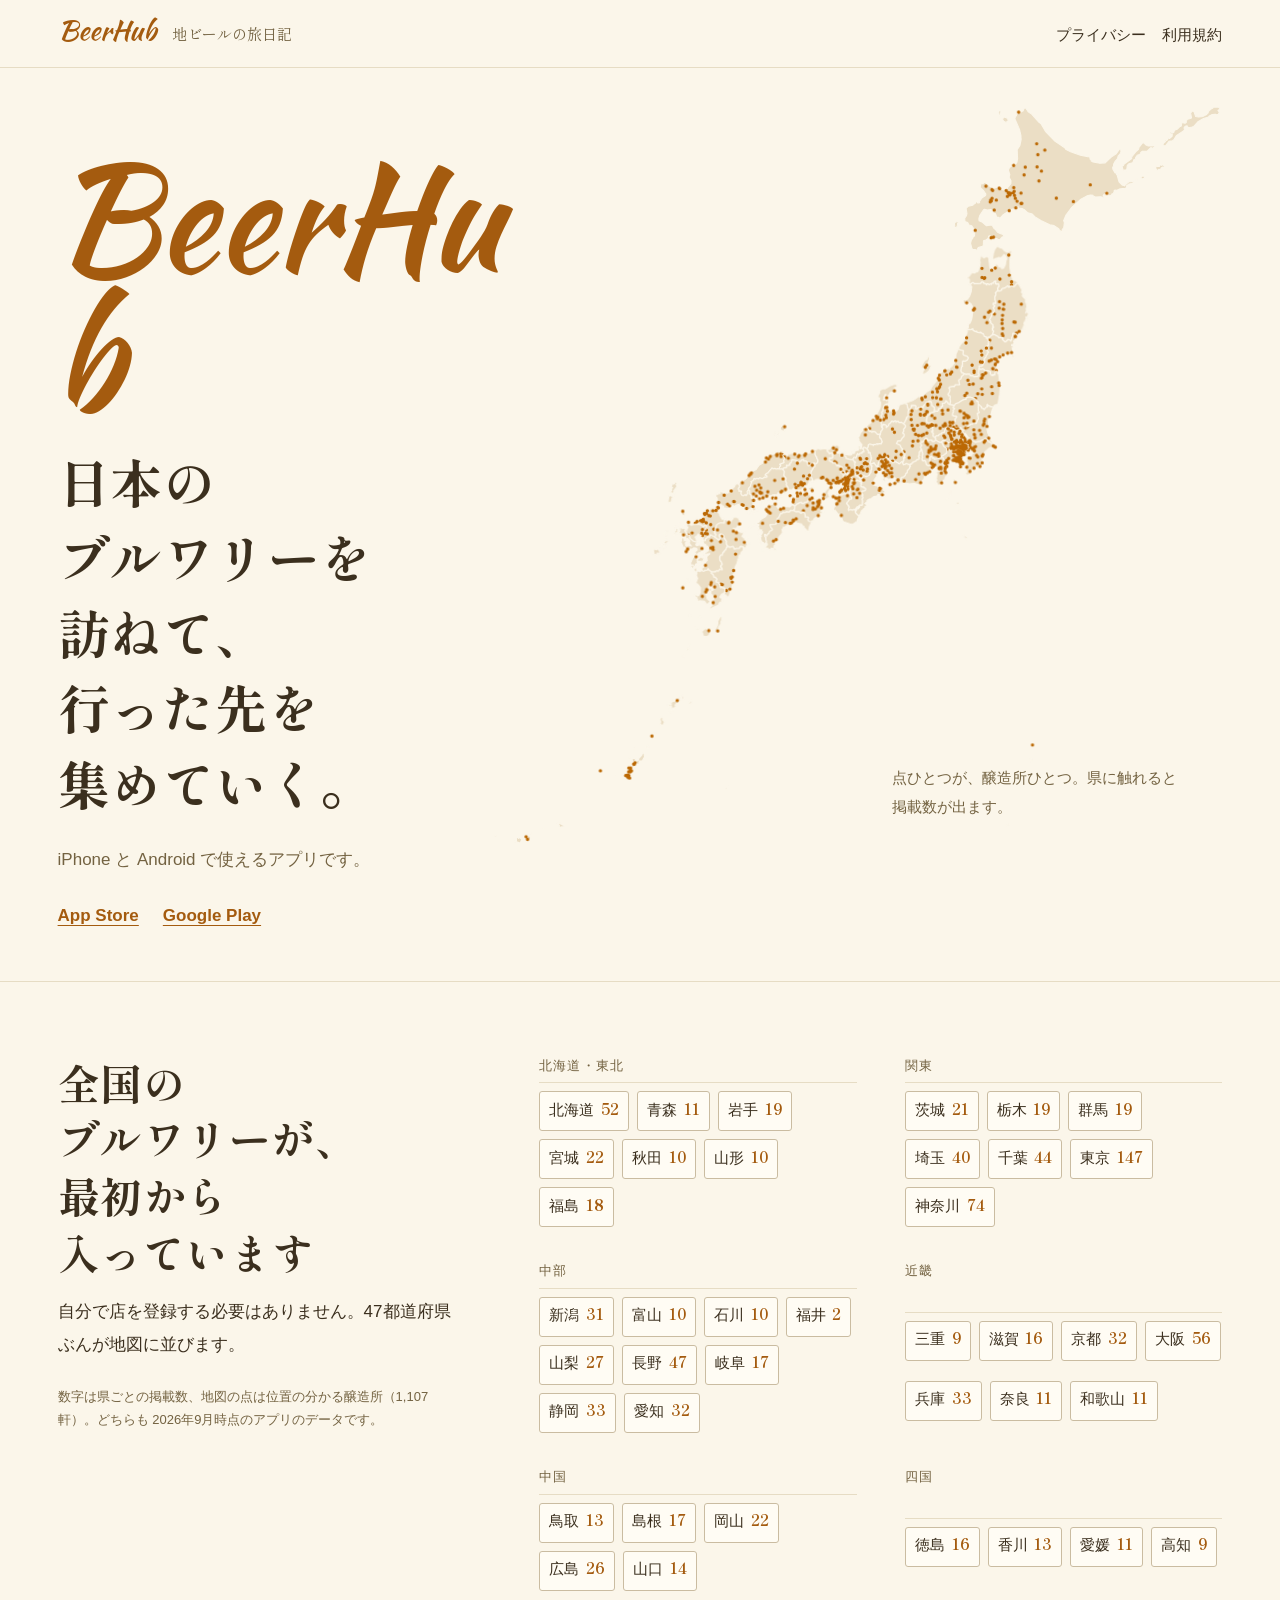
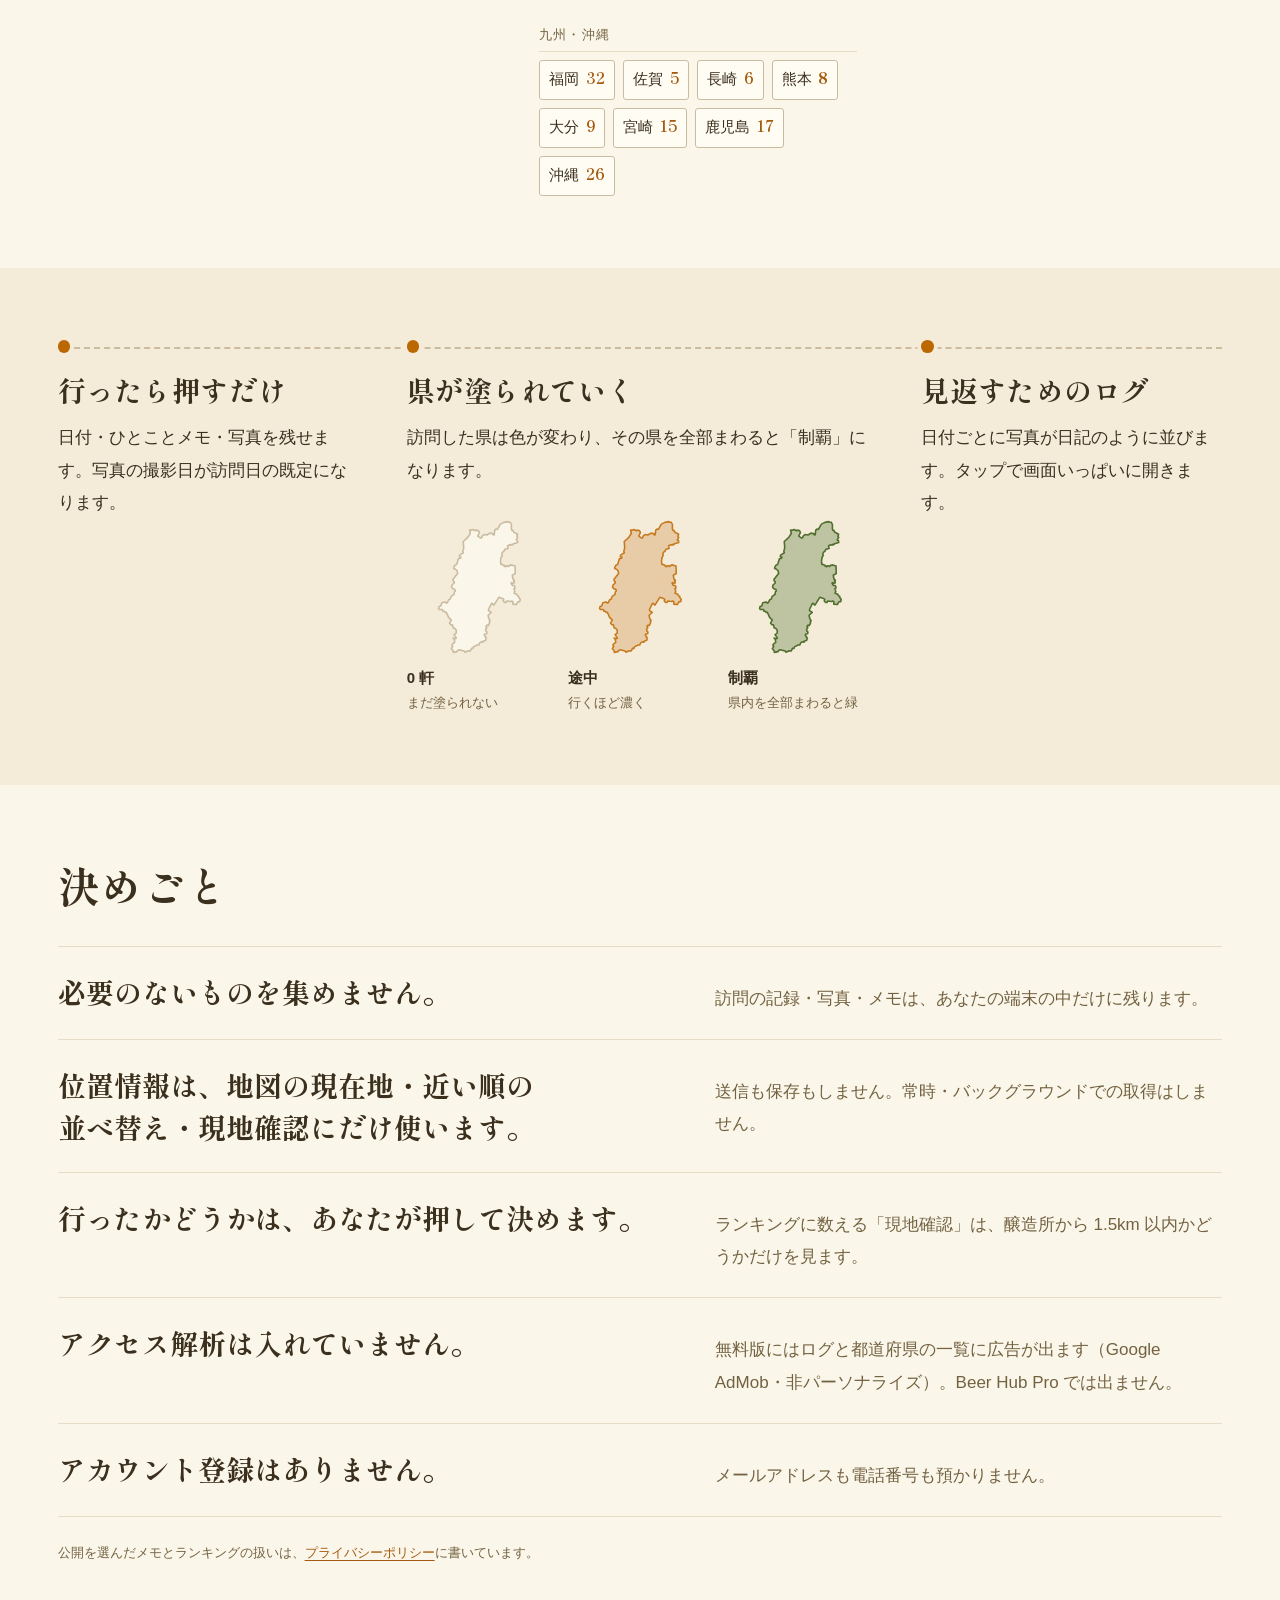
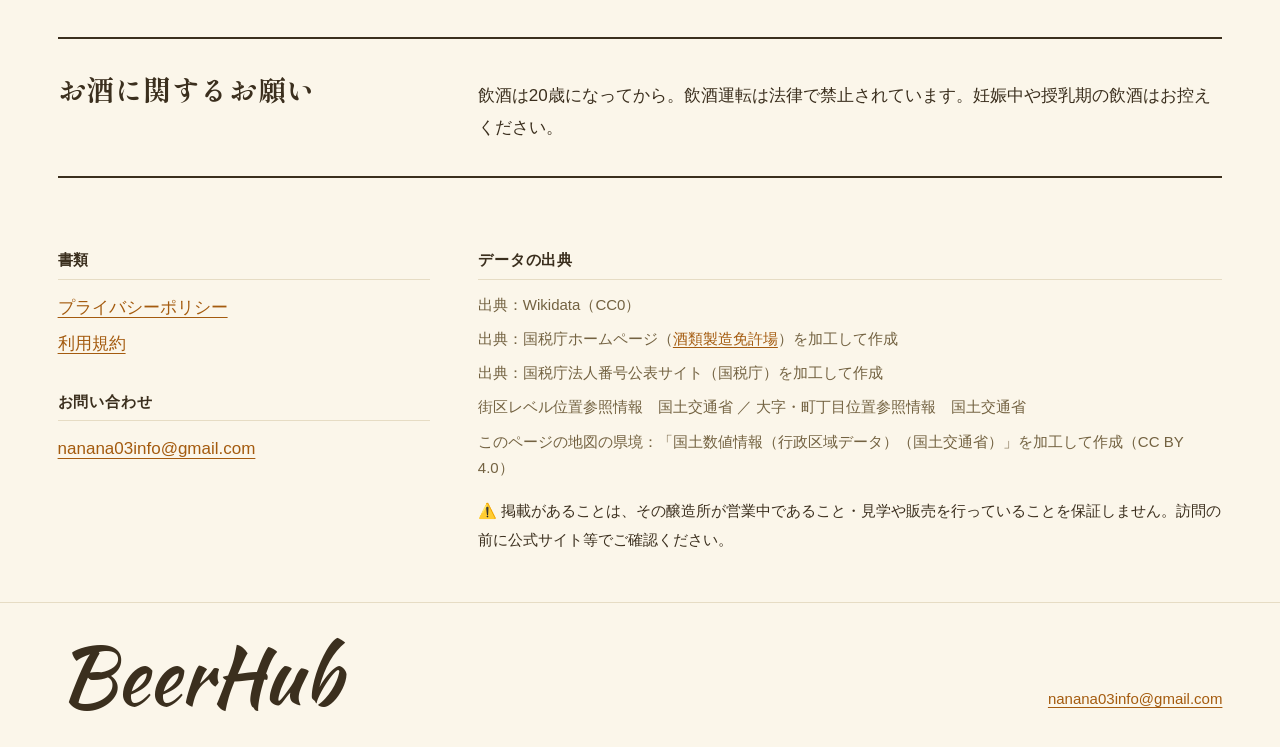
<file: index.html>
<!DOCTYPE html>
<html lang="ja">
<head>
  <meta charset="UTF-8">
  <meta name="viewport" content="width=device-width, initial-scale=1, viewport-fit=cover">
  <title>Beer Hub — 日本のブルワリーを巡って集める</title>
  <meta name="description" content="全国のブルワリーを訪ねて集める iPhone・Android アプリ Beer Hub の公開ページ（プライバシーポリシー・利用規約）。">
  <meta name="color-scheme" content="light dark">
  <meta name="theme-color" content="#FBF6EA" media="(prefers-color-scheme: light)">
  <meta name="theme-color" content="#17130D" media="(prefers-color-scheme: dark)">
  <!-- FONT:START -->
  <link rel="preconnect" href="https://fonts.googleapis.com">
  <link rel="preconnect" href="https://fonts.gstatic.com" crossorigin>
  <link rel="stylesheet" href="https://fonts.googleapis.com/css2?family=Shippori+Mincho+B1:wght@700&amp;text=%2C.0123456789BHPbeoru%E3%80%81%E3%80%82%E3%80%8C%E3%80%8D%E3%81%82%E3%81%84%E3%81%8A%E3%81%8B%E3%81%8C%E3%81%8D%E3%81%8F%E3%81%91%E3%81%93%E3%81%94%E3%81%95%E3%81%99%E3%81%9B%E3%81%9F%E3%81%A0%E3%81%A3%E3%81%A4%E3%81%A6%E3%81%A7%E3%81%A8%E3%81%AA%E3%81%AB%E3%81%AD%E3%81%AE%E3%81%AF%E3%81%BE%E3%81%BF%E3%82%81%E3%82%82%E3%82%89%E3%82%8A%E3%82%8B%E3%82%8C%E3%82%8F%E3%82%92%E3%82%93%E3%82%A2%E3%82%A4%E3%82%A6%E3%82%A7%E3%82%AB%E3%82%AD%E3%82%AF%E3%82%B0%E3%82%B5%E3%82%B7%E3%82%B9%E3%82%BB%E3%82%BF%E3%83%81%E3%83%83%E3%83%87%E3%83%88%E3%83%90%E3%83%93%E3%83%96%E3%83%97%E3%83%9D%E3%83%A1%E3%83%A2%E3%83%A9%E3%83%AA%E3%83%AB%E3%83%AD%E3%83%AF%E3%83%B3%E3%83%BB%E3%83%BC%E4%B8%89%E4%BA%8B%E4%BA%95%E4%BA%AC%E4%BD%8D%E4%BD%90%E4%BD%BF%E4%BF%9D%E5%85%88%E5%85%8D%E5%85%90%E5%85%A5%E5%85%A8%E5%85%AC%E5%85%B5%E5%85%B8%E5%86%99%E5%87%BA%E5%88%86%E5%88%9D%E5%88%A9%E5%88%B6%E5%89%8A%E5%8C%97%E5%8D%83%E5%8F%96%E5%8F%A3%E5%90%88%E5%91%8A%E5%92%8C%E5%95%8F%E5%9B%B2%E5%9B%B3%E5%9B%BD%E5%9C%A8%E5%9C%B0%E5%9F%8E%E5%9F%BC%E5%A0%B1%E5%A1%97%E5%A4%89%E5%A4%96%E5%A4%A7%E5%A5%88%E5%AA%9B%E5%AD%98%E5%AE%AE%E5%AF%8C%E5%B1%B1%E5%B2%90%E5%B2%A1%E5%B2%A9%E5%B3%B6%E5%B4%8E%E5%B7%9D%E5%B9%B4%E5%BA%83%E5%BA%9C%E5%BA%AB%E5%BD%A2%E5%BE%B3%E5%BF%85%E6%83%85%E6%84%8F%E6%84%9B%E6%89%8B%E6%8A%95%E6%8A%BC%E6%8E%B2%E6%96%99%E6%96%B0%E6%97%85%E6%97%A5%E6%9B%B4%E6%9B%B8%E6%9C%80%E6%9C%89%E6%9C%A8%E6%9C%AC%E6%9D%A1%E6%9D%B1%E6%9E%90%E6%A0%83%E6%A0%B9%E6%A2%A8%E6%A3%AE%E6%A8%A9%E6%A9%9F%E6%AD%8C%E6%AD%A2%E6%B1%BA%E6%B2%96%E6%B3%A8%E6%B5%B7%E6%BB%8B%E6%BD%9F%E7%86%8A%E7%8E%89%E7%8F%BE%E7%94%A8%E7%94%B0%E7%99%BB%E7%9A%84%E7%9B%AE%E7%9C%8C%E7%9C%9F%E7%9F%A5%E7%9F%B3%E7%A5%9E%E7%A6%81%E7%A6%8F%E7%A7%8B%E7%A8%BF%E7%AC%AC%E7%AF%84%E7%B4%84%E7%B8%84%E7%BD%AE%E7%BE%A4%E8%83%BD%E8%89%AF%E8%8C%A8%E8%91%89%E8%A1%8C%E8%A6%81%E8%A6%8B%E8%A6%8F%E8%A7%A3%E8%A8%98%E8%A8%AA%E8%B2%AC%E8%B3%80%E8%BB%92%E8%BC%89%E8%BF%94%E9%81%93%E9%83%A8%E9%83%BD%E9%85%92%E9%87%8D%E9%87%8E%E9%8C%B2%E9%95%B7%E9%96%8B%E9%96%A2%E9%98%9C%E9%98%AA%E9%99%90%E9%99%A4%E9%9B%86%E9%9D%92%E9%9D%99%E9%A0%85%E9%A1%98%E9%A1%9E%E9%A6%99%E9%A6%AC%E9%AB%98%E9%B3%A5%E9%B9%BF%E9%BD%A2%EF%BC%88%EF%BC%89%EF%BC%8F&amp;display=swap">
  <link rel="stylesheet" href="https://fonts.googleapis.com/css2?family=Kaushan+Script&amp;text=BeerHub&amp;display=swap">
  <!-- FONT:END -->
  <link rel="stylesheet" href="style.css">
  <script src="site.js" defer></script>
</head>
<body class="home">
<a class="skip" href="#top">本文へ</a>
<header class="mast">
  <a class="mast-wm" href="index.html" aria-label="Beer Hub トップ">BeerHub</a>
  <span class="mast-sub">地ビールの旅日記</span>
  <nav class="mast-nav" aria-label="書類">
    <a href="privacy.html">プライバシー</a>
    <a href="terms.html">利用規約</a>
  </nav>
</header>

<main id="top">
  <section class="hero" aria-labelledby="hero-h">
    <div class="hero-copy">
      <h1 id="hero-h">
        <span class="wm" lang="en">BeerHub</span>
        <span class="tag"><span class="ph">日本のブルワリーを</span><span class="ph">訪ねて、</span><span class="ph">行った先を</span><span class="ph">集めていく。</span></span>
      </h1>
      <p class="lede">iPhone と Android で使えるアプリです。</p>
      <!-- 2026-10-21：公開前の「いまは公開に向けて準備をしています」から差し替え。
           iOS＝2026-10-13 公開（id6817176337）／Android＝Google Play の詳細ページが HTTP 200（1.0.1）を確認。
           公式サイトの目録チェック（nanabit-claude-config .claude/hooks/site_catalog.py）がここのストアのリンクを見る。 -->
      <p class="get"><a href="https://apps.apple.com/jp/app/id6817176337">App Store</a><a href="https://play.google.com/store/apps/details?id=com.nanabit.beerhub">Google Play</a></p>
    </div>

    <figure class="map" id="map">
      <!-- MAP:START --><svg class="jp" viewBox="0 0 1000 1026" role="img" aria-labelledby="map-t map-d"><title id="map-t">日本の醸造所の地図</title><desc id="map-d">アプリに入っている醸造所のうち、位置の分かる 1,107 軒を、47都道府県の地図に点で置いたもの。</desc><g class="pref" data-i="0" data-p="北海道" data-n="52" style="--i:0"><path class="land" d="M689.5 176.5l3.7 4.4l6.9 2.8l1.7 2.5l-3 0.9l-2.3 2.8l-3.1 0.7l-1.5 -1.3l-5.3 -1.7l-1.9 0.2l-1.3 1.4l-0.5 -1.2l1.2 -0.4l-0.2 -1.2l-1.4 -1.1l-1.8 0.4l-1.2 3.4l-2.9 1.9l-3.2 1l-0.2 6.2l-1.1 1.5l-5.8 1.7l-2.2 3.9l-2.1 -1.4l-2.7 0.2l-1.8 -1.8l-1.7 -6.5l1 -4.3l2.4 -3.6l0 -1.8l1.4 0l0.6 -0.9l0.4 -7.1l-4.2 -6.6l-3.9 -1l-1.6 -3.4l-3.1 -1l-0.7 -1l-0.3 -3.7l2.4 -3.6l0.7 -2.9l-1.2 -6.9l2.9 -3.1l6.3 -1.2l0.2 -0.9l2.9 -1.5l1.6 -3.4l2.3 2.8l2.2 -0.5l0 -2.2l3.5 -4.6l4.7 -3.1l0.4 -1.9l-3.8 -5.4l-4 -3.7l1 -5.1l3 0l2 -2.2l6.1 4.2l0.2 1.1l4.9 1.9l0.6 1.3l8.6 -2l-0.6 1.5l1.1 1.1l5 1.8l4.5 -2.6l0.6 0.7l0 -1.1l4.9 -5.6l0.2 -4.2l-2.6 -4.8l1 -3.5l-2.1 -6.3l1.9 -3.6l5.3 -2.7l1.6 0l3 -4.2l0.9 -5.2l-0.6 -12l3.8 -5.7l1.6 -8.1l-0.3 -5.8l-1.9 -8.1l-6.2 -14.1l0.2 -1.9l3.1 -5.7l-0.8 -2.2l0.5 -2l2.2 2.5l1.5 -0.8l1.9 0.3l2.6 -1.6l1.2 -3.2l2.3 -0.4l3.3 5.1l4.8 3.1l9.1 10.5l3.8 2.9l5.8 10.2l12.9 13.4l13.5 8.9l1.3 2.1l6.7 3.4l13.5 4.9l10.2 2.1l2.4 -0.4l0.5 3.5l1.3 1l0.4 1.7l2.4 1.3l9.2 1.7l7.3 -0.6l8.6 -8.1l6.5 -4.3l4.7 -6.6l1.2 -0.3l0.6 4.2l-1.2 2.8l-2.8 3.1l-0.7 3.2l-3.6 4.3l-1.8 3.4l-0.1 2.6l-1.2 1.6l0.3 2.7l2.8 4.8l7.7 3.2l0 1l-1.6 0.3l1.4 -0.9l-0.5 -1.1l-1.7 0.1l-2.8 -1.5l-0.5 1.2l0.9 0.5l2.7 9.7l4.1 4.3l3.6 1.2l1.2 -1.9l4.9 -4l2.7 0.4l1.3 -0.8l2.3 0.6l-0.2 0.9l-2.9 1.7l-4.5 0.8l-0.8 1.5l-1.2 0.1l-0.3 2.9l-1.9 1.7l0.5 0.9l-1 0.2l0.2 -0.9l-0.9 -0.5l-2.1 0.1l-4.8 0.7l-3.6 1.7l-2.3 -0.3l-1.1 1.1l0.1 1.6l1.9 0.3l-2.6 0.1l-0.4 1.5l-2.1 0.7l-0.2 1.4l-2 0.9l-3.5 -0.1l-1.8 -1.5l0.8 -1.6l-2 -0.4l-3 3.2l1.9 2.7l-5.5 -0.9l-6.9 0.4l-3.2 -1.3l-0.2 -1.1l-3.3 -0.4l-4.9 1.2l-8.3 4.6l-12.5 11.1l-7.9 10.4l-3.2 7.7l1 2.8l-0.9 6.9l-2 2.4l-0.5 3.6l-3.2 -2.6l-1.1 -2.1l-6.4 -4.2l-5.8 -1.2l-12.2 -5.8l-8.3 -5.2l-3.3 -3.5l-6.2 -1.7l-4.7 -4.3l-3.2 -1.6l-7.3 -0.8l2.5 -1.4l-2.7 0.6l-0.3 1.1l-5.9 1.4l-4.7 2.6l-7.6 5.1l-5.3 6l-2.6 -1.7l0.7 -0.4l0.9 1.1l0.2 -1l1.1 -0.2l-3.5 -1l-1.8 -4.4l-3.3 -1.8l-0.5 -1.9l-2.4 -2l-4.8 0.8l-4 -1.1l-1.4 1l-5 7.6l-1.2 4.1l0.2 3l4 1.6l6.2 5.2l6.3 -1.1l1.6 0.9l2.4 3.9l1.7 1.2zM890.6 103.8l2.5 0.7l-0.4 2.4l-2.5 1l-2.4 -2.9l2.8 -1.2zM881.2 107.9l1.1 0.8l1 -0.5l0.3 1.6l-1.9 0l-0.2 -1.2l-1.2 -0.4l0.9 -0.3zM897.4 99l1.5 0.6l0.2 1l-2.4 -0.3l0.7 -1.3zM639.7 165.2l-1.6 3.4l-0.5 3.7l-2.1 2.2l-1.1 -0.9l-0.6 -5.1l1.1 -1.8l4.8 -1.5zM693.4 13.5l1.8 1.5l0.7 -1.4l1.3 1.9l-0.9 7l-1 -0.5l-1.9 -8.5zM704.1 30.6l-3.1 -1.7l-1.4 -2.2l0.1 -1.4l2.2 -2l3.4 1.2l1.7 2.2l0.2 1.6l-3.1 2.3zM917.2 87.9l3.4 2.4l-0.8 1.4l-2.1 -0.2l-0.7 0.7l0.9 0.4l-1.9 0l-0.6 1.4l-2.4 1.1l-1.1 -0.4l-0.6 1.7l-1.2 0.3l-0.9 -2.7l-1.1 0.9l0.6 -1.4l-0.7 -1.9l2.8 -0.9l3 0.1l-0.8 -0.9l2 -1.5l0.9 0.8l-0.1 -1l1.1 0.7l0.3 -1zM881.3 78.1l-0.9 3.4l-1.7 -0.2l-1.7 4.5l-5 1.1l-2.3 2.2l-1.4 9.7l0 -3.5l-4.4 0.4l-1.3 -5.2l1.6 -0.9l1.2 -2.3l10.3 -7.2l0 -2.5l5.4 -6.7l3.9 -3.4l0.7 -2.9l4.7 -6l1.6 -0.4l2.6 2.9l3.8 1.8l5.3 -0.2l3.6 -1.4l-1.4 3.3l-1.7 1.3l-2.4 -1l-5 4.7l-6.9 0.5l-1.8 1.4l-1 2.4l-3.7 1.4l-2.1 2.8zM958.6 36.7l-5 1.1l-2.1 -1.3l-0.1 -1.2l-2.8 0.4l-1.6 2.5l1.5 1.1l-2.1 3l-9.9 6.5l-3.3 5.5l-2 1.3l-4.7 0.7l-4.4 6l-2 0l-1.8 -1.1l0.7 -2.2l2.8 -2.3l-0.8 -1.9l0.6 -1.9l1.7 2.5l1.6 -1.6l-0.9 -2.4l3.2 1.1l3.6 -2.8l0.3 -3.1l-3.1 -0.8l-0.2 -2l1.8 -0.1l1.4 1.3l2 -0.6l1.1 -3l4.2 -1.8l2.7 -2.9l2.4 -1.2l0.6 -4.1l-1.4 -1.2l5.9 1.5l1.8 -1.2l-0.2 -1.8l1.6 -2.5l5.2 -1.4l0.4 -1.2l-1.2 -5.5l2.1 -3l2.3 0.5l2.5 7l4.1 0.7l5.9 -0.9l4.9 -2.6l2.1 -2.3l0.4 -2l3.5 -3.2l2.3 -0.9l0.5 -1.4l7.1 -0.6l2.1 1.9l-0.1 1.1l-2.4 1.8l1.8 2.4l-1.2 2.9l-2.5 0.7l-1.4 -0.7l-4.5 0.3l-4.5 2.4l-0.5 1.1l-6.9 1.8l-8.1 5l-4.5 5.2l-2.5 1.4z"/><path class="dots" d="M757.1 68.3h0M685.9 123.3h0M684 187.8h0M682.6 139.1h0M715.2 124.6h0M841.6 127.2h0M695.5 120.9h0M690.9 136.5h0M676.7 117.5h0M683.8 188h0M724.6 141h0M707 126.4h0M749.1 110.3h0M714.6 89.2h0M716.9 134.1h0M714 126.5h0M694.8 120.3h0M708.3 127h0M710.3 127.4h0M706 131.6h0M704.3 123.5h0M724.6 127h0M684.9 122.2h0M662.1 177.8h0M686.4 187.3h0M683.3 136.4h0M715.7 130.2h0M747.6 74.5h0M717.5 147.1h0M746 59.7h0M819.1 115.7h0M730.4 91.6h0M728.8 102.2h0M709.4 129.5h0M708.7 129.1h0M687.1 187.1h0M746.5 91.3h0M708.2 126.6h0M772.8 133.9h0M719.2 138.1h0M685 134.3h0M684.1 137.8h0M688 150.2h0M725.6 141.1h0M752.5 96.9h0M796.1 138.6h0M708.2 127.3h0M708.5 150.9h0M708.7 127.8h0M714.7 119.5h0M721.4 16.6h0"/></g><g class="pref" data-i="1" data-p="青森県" data-n="11" style="--i:1"><path class="land" d="M681.7 226.5l0.9 3.7l2.1 1.9l2.4 -0.4l2.2 -2.4l0.3 -2.4l-1.1 -0.6l0.8 -0.1l0.8 -2.5l2.6 0.8l1.3 1.4l-0.5 1.2l3.6 1.1l1.5 1.9l2.2 -0.7l2.3 -4l1 -6.2l1.2 -2.6l-1.2 -3.1l-2.3 -2.5l-1 0l-0.6 2l-3.3 2.4l-2.9 -0.7l-1.4 1.2l-3.7 0.7l-1.4 1.5l-1.8 -1l1.3 -8.1l1.4 -4.5l2.8 -3.7l0 -2.4l3.6 2.8l4.2 1.1l3 3.6l3.1 1.5l3.2 -0.5l4.1 -2.8l-2.9 12.7l-0.2 10.3l1.3 9.2l2.7 8.7l1.8 1.4l1.5 -0.7l4.1 4.3l-3.3 1.8l-0.6 1.8l-1.6 1.3l-3.7 -1.4l-3.5 2.2l-1.2 -2l-4.6 3.1l-2.3 0.3l-1.4 1l0.1 1.1l-3.7 1.8l-1 -0.1l-1.3 -1.8l0.6 -4.2l1.3 -0.4l-0.4 -3.4l-3.6 0.2l-1.1 -0.8l0.7 -3.3l-2.3 0.7l-0.6 2.2l-1.6 -0.1l-1.1 0.5l0 1.2l-1.3 -0.7l-1.8 1.2l-2.4 -1.5l-1.4 0.8l0.5 1l-1 -0.2l-0.5 -1.4l-3.2 -0.9l-0.2 -1.3l-1.9 -0.4l-2 2.2l-8.7 0.2l-1.5 -1.6l-1.7 0.8l-0.5 1.3l-2.8 -0.1l0.1 -5.9l-0.8 -1.6l-1.9 0.1l-0.3 -1.5l2.8 -1.8l4 -5.2l3.2 1l2.6 -1.8l1.4 0l1.1 -1.4l1.8 -5.5l0.8 -6l-0.7 -2.4l-2.1 -1.2l2 0l0.7 -0.8l0.6 -5l4.7 3.4l3.4 -2.1l3.1 1.7l1.1 11.4z"/><path class="dots" d="M675.2 242.6h0M671.5 242.1h0M674.6 243.5h0M708 211.5h0M711.7 252.3h0M671.4 229.8h0M711.8 247.9h0M689.5 229.3h0M708.6 239h0M684.7 232.2h0M695.9 244.3h0"/></g><g class="pref" data-i="2" data-p="岩手県" data-n="19" style="--i:2"><path class="land" d="M692.9 259.6l1 1.3l1.8 -0.1l2.9 -1.6l-0.1 -1.1l1.4 -1l2.3 -0.3l4.6 -3.1l1.2 2l3.5 -2.2l3.7 1.4l1.6 -1.3l0.6 -1.8l3.3 -1.8l5.3 8.9l0.4 2l-1.2 0.5l0.1 1.2l2.8 1.9l-1.8 1.4l0.2 1.8l4.6 4.4l-0.6 3l1.4 2.2l0.9 5.8l-1.1 0.9l0.4 4l-1.3 2.7l3 -3.1l0 3.5l1.2 0.3l0.6 1.3l-1.3 0.7l-1 2.4l-2.2 0.2l0.9 1.7l2.7 -2l-0.2 2.6l-2.3 0.9l-0.1 -0.9l-1.6 2l1 0.4l-0.3 1l-2.3 0.8l0.7 0.7l3.1 -1.2l-1 1.7l-3.2 0.5l1.5 0.8l0.1 0.9l-1.6 -0.1l1 1.3l1.8 -0.5l-0.2 1.4l-3.4 0.7l0 0.7l2.1 0.7l-3.2 1.5l3.1 1.9l-1.5 0.9l-2.5 -1.3l0.3 1.7l2 0.7l-2.2 0.2l1.2 1.5l-4.4 0.2l-0.1 -2.3l-0.7 2.2l1.2 1.5l-1.2 -0.2l-0.6 1.2l1.2 0.8l-0.8 0.6l-1.4 -1.7l0 -1.3l-1.6 0.1l0.2 1.5l-2.5 -1.2l-2.8 -0.1l-0.2 4.3l-1.4 1.5l0.1 3.1l-0.6 -0.1l-1.1 2.1l-0.6 -1.5l-3 -1.1l-0.4 1.4l-1.4 0l-0.4 1.5l-1.6 0.6l-4.3 -3.9l1.7 -1.2l-0.3 -1l-5.7 0.2l-1.1 -1.5l-5.3 -2.8l-1.9 0.3l-0.4 -1.5l1.6 -3.8l-2 -0.7l0.7 -1.8l-0.8 -0.8l2.2 -1.8l-1.6 -0.9l0.9 -1.9l-3.6 -2.9l0.3 -2.1l-1.9 -2.2l3.2 -6.1l-0.2 -2.1l2.4 -1.8l1 -2.3l0.1 -1.7l-1.6 -2.4l2.6 -2.6l-2.4 -1.4l-0.1 -2.1l1.7 -0.8l0.9 0.9l1 -0.4l-1.1 -4l-0.2 -5.4l1.3 -1.2l0.2 -2.6l-0.9 -0.8l3.6 -3.6z"/><path class="dots" d="M699.6 311.8h0M700.9 285.6h0M699.7 321.7h0M699.8 321.7h0M701.1 278.7h0M688.3 292.1h0M700.3 285.3h0M694.8 284h0M722 315.7h0M699 319.2h0M698.9 299.9h0M695.2 275.1h0M714.9 302.8h0M725 278.5h0M718.4 318.3h0M714.9 302.8h0M716.6 303.2h0M699.4 293.8h0M698.7 304.9h0"/></g><g class="pref" data-i="3" data-p="宮城県" data-n="22" style="--i:3"><path class="land" d="M686 320.4l1.9 -0.3l5.3 2.8l1.1 1.5l5.7 -0.2l0.3 1l-1.7 1.2l4.3 3.9l1.6 -0.6l0.4 -1.5l1.4 0l0.4 -1.4l3 1.1l1.1 1.3l0.6 -1.9l0.6 0.1l-0.1 -3.1l1.4 -1.5l0.2 -4.3l2.8 0.1l2.5 1.2l1.6 5.1l-1.4 -1.4l-1.3 0.6l-0.9 -1.2l0.8 3.4l-3.4 3.1l1.4 1.6l0.6 -0.3l0 2l-1.6 -0.8l-1.1 1.8l-1.9 0.2l0 1.4l3.3 0.3l-0.5 1.5l-2.2 1.2l1.3 2.2l1.5 -0.8l0.3 2.2l-0.4 0.7l-0.7 -1.2l-1.4 -0.2l0.8 1.8l-0.7 0.8l0.9 0.6l-1.9 0.3l0.8 2.3l1.2 -0.9l0.4 1l0.9 -0.4l-0.3 0.9l-0.7 -0.4l-1.2 0.7l1.3 0.2l0.7 1.5l-0.5 3.2l-0.4 -1.2l-2.2 -0.9l0.9 -0.6l-0.5 -1l-1.7 0l1.1 -1.2l-1.4 -1.3l-1.4 0.9l-0.6 -1.4l-2.5 0l-0.2 0.7l-0.8 -1l-4.1 3.1l-2 -1.5l-1.2 0.4l-1.5 1.8l0.6 0.4l-0.6 1.1l1.6 -0.5l0.3 1.2l-3.3 1.1l1.1 0.1l-3.7 7.9l-0.6 5l0.6 4.6l-2.8 0.3l0 4.1l-3.1 -0.1l0.7 1.5l-3.8 -1.4l-0.1 -3.8l-1.2 -0.8l-3.6 -1l-3 1.1l-1 -2.5l-2.4 -1.1l-0.5 1l-1.4 0.2l-2.8 -1.6l0.1 -3.4l3.7 -0.1l1.6 -1.1l0.3 -1.8l2.1 -3l-0.3 -4.2l2.2 -2.5l-0.1 -1.5l2 -1.7l0.3 -2.3l1.3 -0.6l-2 -2.2l-0.6 -1.9l1 -1.3l-1.6 -3.1l0.3 -0.7l2.2 0.4l0.8 -2.4l-0.6 -1.4l1.5 -2.3l-1.7 -0.6l-0.5 -2.5l-1.8 -1.2l0.2 -1.3l0.5 0.7l1.8 -0.9l1.2 0.4l3.5 -3.1l1.6 -0.4z"/><path class="dots" d="M695.5 350.6h0M716.6 322.9h0M690.9 369.3h0M684.2 338.6h0M686 366.5h0M689.6 360.5h0M688.4 353.4h0M700.1 347.9h0M692.7 357.1h0M711.7 344.6h0M706.3 345.4h0M689.4 361.1h0M686.3 366.9h0M690.2 353.9h0M690.4 354.1h0M681.9 327.8h0M689.7 353.4h0M717.1 322.8h0M681.1 356.4h0M684 354.9h0"/></g><g class="pref" data-i="4" data-p="秋田県" data-n="10" style="--i:4"><path class="land" d="M654.1 251.1l2.8 0.1l0.5 -1.3l1.7 -0.8l1.5 1.6l8.7 -0.2l2 -2.2l1.9 0.4l0.2 1.3l3.2 0.9l0.5 1.4l1 0.2l-0.5 -1l1.4 -0.8l2.4 1.5l1.8 -1.2l1.3 0.7l0 -1.2l1.1 -0.5l1.6 0.1l0.6 -2.2l2.3 -0.7l-0.7 3.3l1.1 0.8l3.6 -0.2l0.4 3.4l-1.2 0.3l-0.8 2.5l0.4 2.3l-3.6 3.6l0.9 0.8l-0.2 2.6l-1.3 1.2l0.2 5.4l1.1 4l-1 0.4l-0.9 -0.9l-1.7 0.8l0.1 2.1l2.4 1.4l-2.6 2.6l1.6 2.4l-0.1 1.7l-1 2.3l-2.4 1.8l0.2 2.1l-3.2 6.1l1.9 2.2l-0.3 2.1l3.6 2.9l-0.9 1.9l1.6 0.9l-2.2 1.8l0.8 0.8l-0.7 1.8l1.8 0.4l0.2 1.2l-1.5 2.4l0.3 2l-1.6 0.4l-3.5 3.1l-1.2 -0.4l-1.8 0.9l-1 -1.3l-1.5 0.1l-1.3 -1l-1.1 -3.4l-2.2 -0.1l-0.5 -1.4l-1.2 -0.5l-0.7 1l-4.3 -1l0.1 -1.2l-2 0.5l-3.3 -2l0 -1.9l-2.6 1.3l-4.8 -0.6l1.4 -3l-0.5 -1.1l1 -3.5l1.8 -0.8l2.1 -5.2l1.6 -10.8l-0.5 -6.6l-1.8 -3.5l-3 -2.4l-2.5 0.2l-0.3 1.5l-4 -0.1l-1.5 -2.9l0.6 -1.3l-1.1 -1.9l0.3 -0.5l0.8 1.1l3.3 1.2l2.4 -1.5l2.8 -4l2.3 -6.5l0.8 -6.5l-3.4 -3.7z"/><path class="dots" d="M674.8 296.4h0M661 284.5h0M650.5 276.7h0M682.2 288.1h0M678.1 303.7h0M680.3 289.6h0M659.7 286.4h0M661.1 284.7h0M661.1 285h0"/></g><g class="pref" data-i="5" data-p="山形県" data-n="10" style="--i:5"><path class="land" d="M677.4 323.7l-0.2 1.3l1.8 1.2l0.5 2.5l1.7 0.6l-1.5 2.3l0.6 1.4l-0.8 2.4l-2.2 -0.4l-0.3 0.7l1.6 3.1l-1 1.3l0.6 1.9l2 2.2l-1.3 0.6l-0.3 2.3l-2 1.7l0.1 1.5l-2.2 2.5l0.3 4.2l-2.1 3l-0.3 1.8l-1.6 1.1l-3.7 0.1l0.4 2.3l-1 8.1l1.4 1.3l-2.4 2.9l-2.8 -0.5l-1.8 1.1l-2.6 -2.1l-2.7 0.6l-1.7 -3l-0.3 0.7l-2.6 -0.5l-1.6 1l-1.2 -1.3l-1.6 0.5l-1 -1.6l-1.3 0.4l-2.1 -3.4l1.2 -5.6l1.4 -1l-0.8 -0.9l0.7 -1.7l-0.3 -2.7l1.1 -1.7l2.6 0.6l3.1 -1.8l1.4 -2.9l-1.9 -2.3l-3.7 -0.8l-1.8 -1.6l0.6 -4.9l-4.6 -1.2l-2.1 -1.6l2.5 -5.3l5.8 -6.2l4 -11.9l0.1 -3.1l4.8 0.6l2.6 -1.3l0 1.9l3.3 2l2 -0.5l-0.1 1.2l4.3 1l0.7 -1l1.2 0.5l0.5 1.4l2.2 0.1l1.1 3.4l3.3 1.5z"/><path class="dots" d="M671.2 347.9h0M649.6 331.3h0M657.9 361.8h0M669.2 357.3h0M677.4 338.4h0M671.6 357.7h0M660.6 369.7h0M660.6 371.8h0M650.4 324.4h0M670.3 342.4h0"/></g><g class="pref" data-i="6" data-p="福島県" data-n="18" style="--i:6"><path class="land" d="M667.2 366.7l2.6 1.3l2.2 -1.1l2.6 1.2l0.5 2.3l3 -1.1l4.7 1.6l-0.4 2.4l1.8 2.6l2.6 0.4l-0.7 -1.5l2.9 0.5l0.2 -4.5l1.3 -0.6l1.5 0.3l1.1 3l1 0.5l2.2 16l-0.9 11.5l-2.1 12.7l-1.5 1.7l-0.7 -0.5l-3.4 1.7l-0.9 2.4l-6.8 -2.2l-1.6 -1.8l-0.3 1.3l1 2l-2.1 0.7l-2.8 3.1l-0.9 -1.3l-2.4 -0.8l-0.5 -2.2l-1.5 -0.5l-1.2 -1.8l-1.9 -0.5l0.2 -3.9l-1.8 0.1l-0.3 -2l-2.2 -1.9l-4.3 -1.7l-4.6 -0.6l-2.7 1l-0.4 2.3l-1.3 -0.3l-4.4 1.6l-5.3 3.6l-2.8 0.5l-2.6 2.8l-4.7 -1.3l-1.1 0.4l0.7 -5.3l-0.9 -3.4l0.7 -2.2l-1 -2l-1.2 0.5l-1.2 -2.2l1.8 -2.2l0.8 -2.7l0 -2.1l-1.4 -1.1l0.6 -1.3l5.8 -1.5l1.3 0.5l1.2 -2.6l6 0.1l-1.4 -6.4l3 -1.9l1.1 -3.1l3.2 -3l-0.9 -1.4l0.9 1.3l1.6 -0.5l1.2 1.3l1.6 -1l1.6 0.7l1.5 -0.9l1.5 3l2.7 -0.6l2.6 2.1l1.8 -1.1l2.8 0.5l2.4 -2.9l-1.4 -1.3l0.7 -6.7z"/><path class="dots" d="M676.3 372.6h0M652.1 382.4h0M670.6 379.6h0M673 375.4h0M648 403.3h0M662.4 407.2h0M671.2 378.9h0M665.6 400.9h0M694.2 386.2h0M672 375h0M684.5 391.2h0M694.8 389.5h0M650.6 400.1h0M659.3 387.5h0M654.2 388.1h0M671.7 401.7h0M671 394.2h0M685.5 400.5h0"/></g><g class="pref" data-i="7" data-p="茨城県" data-n="21" style="--i:7"><path class="land" d="M666.6 416l1.1 0l1.2 1.8l1.5 0.5l0.5 2.2l2.4 0.8l0.9 1.3l2.8 -3.1l2.1 -0.7l-1 -2l0.8 -1.4l1.1 1.9l7 2.4l0.2 1.1l-1.2 0.4l-1 2l-1.2 5.5l-4 8.9l0.6 4.6l-2.5 4l-0.1 1.7l1.4 6.5l4 8.5l-0.9 0.9l-0.9 -0.4l0.9 0.7l1.3 -0.7l0.1 -1.7l-0.2 2l5.3 8.6l-4 -2.2l-1.3 -2.4l-2.9 -1.1l-0.9 -1.7l-3.7 -3l-0.9 1.5l0.4 0.9l-1.5 -0.8l-3.6 1.2l-1.6 1.6l-1.6 -0.4l-5.1 1.4l-0.8 -1.2l-2 -0.3l-5.2 -3l-0.1 -1.3l-1.9 -1l-3.8 -5.4l-0.5 1l-1.6 -0.2l-1.3 -3.3l-0.1 -2.4l1.3 0.2l3.6 -1.7l1.1 -3.4l0.9 -0.6l1.4 1.1l0.1 -1.6l1.9 -0.8l0.4 -1.1l2.8 0l0.7 -1.4l1.7 0.3l0.8 -0.8l0.9 0.8l1.4 -0.3l1.5 -4.6l1.1 -0.7l-1.5 -8l2.7 -1.2l-1.4 -2.3l-0.2 -7.6l0.6 -0.5z"/><path class="dots" d="M673.1 443.9h0M662.1 461h0M673.9 442.1h0M674.1 442h0M681.5 432h0M674.4 437.9h0M668.1 450.9h0M661.1 457h0M670.4 456.3h0M680.5 461.5h0M660.2 450.1h0M662.1 461h0M651.6 446.2h0M678.2 445.4h0M661.8 461.4h0M675.1 435.7h0M680.5 461.6h0M673.8 442.5h0M660.8 456.3h0"/></g><g class="pref" data-i="8" data-p="栃木県" data-n="19" style="--i:8"><path class="land" d="M633.3 417l2.6 -2.8l2.8 -0.5l5.3 -3.6l4.4 -1.6l1.3 0.3l-0.1 -1.7l1.8 -1.2l3.4 -0.4l6.9 2.3l2.2 1.9l0.3 2l1.8 -0.1l0.2 12.5l1.4 2.3l-2.7 1.2l1.5 8l-1.1 0.7l-1.7 4.9l-2.1 -0.8l-0.8 0.8l-1.7 -0.3l-0.7 1.4l-2.8 0l-0.4 1.1l-1.9 0.8l-0.1 1.6l-1.4 -1.1l-0.9 0.6l-1.1 3.4l-3.6 1.7l-2.4 -0.2l-1.2 -3l-2.8 0.2l-1.3 -0.8l-2.4 0.6l-3.9 -5.3l1.9 -3.5l1 -0.4l-0.6 -2l2.4 -3.5l-0.7 -1.1l-2.6 0.2l-2.7 -1.5l0.4 -2.8l1.1 -1.5l-0.5 -2.3l2 -2.5l-2.2 -1.2l1.7 -2.8z"/><path class="dots" d="M636.2 445.5h0M646.9 427.6h0M650.9 441h0M650 430.1h0M657.5 412.3h0M646.8 433.6h0M641.4 424.5h0M660.3 438.1h0M652 433.5h0M653.5 432.7h0M658.2 414.4h0M652 431.1h0M649.8 430.3h0M651 441h0M646.3 441.6h0M642 424.7h0M656.2 414.5h0M657.6 412.5h0M649 447.8h0"/></g><g class="pref" data-i="9" data-p="群馬県" data-n="19" style="--i:9"><path class="land" d="M627.2 415.6l6.1 1.4l-1.7 2.8l2.2 1.2l-2 2.5l0.7 1.3l-1.3 2.5l-0.3 3.1l2.6 1.2l2.6 -0.2l0.7 1.1l-1.7 1.5l-0.8 2.7l0.7 1.3l-2.3 2.6l-0.2 2.1l2 1.6l-0.3 0.8l1.8 2.1l2.4 -0.6l1.3 0.8l2.8 -0.2l1.4 2.6l-2 1.2l-1.1 -0.9l-4.8 0.9l-4 -3l-1.7 0.8l-2.7 -0.4l-4.3 -1.8l-2.6 4.2l-0.8 3.1l-3.1 0.2l-0.6 1.4l-3.1 0.9l-1.3 1.8l-2.9 0.2l-1.6 2.3l-0.9 -0.3l-2.1 -1.7l0.5 -4.4l-1.7 -0.7l-0.9 -1.5l2.3 -0.4l-1.4 -4.8l2 -1.2l-0.2 -4.9l-2.2 -0.8l-3.9 1.1l-3.3 -1.6l1 -7.7l1.7 -2.2l2.2 -0.5l-0.4 -1.8l0.9 -0.5l6.5 -1.7l0.5 -1.2l2.4 0.9l1.4 -1.2l-0.2 -2.2l4.1 -0.7l-0.2 -2.4l2.1 -0.4l-0.5 -4.1l3.1 -0.4l1.7 -1.5l0.2 -1.9l2.8 2.7l0.4 1.8l1.9 0.1l0.1 1z"/><path class="dots" d="M617.2 423.6h0M617.7 428.4h0M632.8 446.4h0M618.5 444.4h0M635.4 449.2h0M618.6 444.9h0M631.6 440h0M621 441.6h0M614.2 447.8h0M628 444.3h0M627.6 439.9h0M621.3 442.7h0M606.9 434.1h0M603 430.6h0M625 422.9h0M621.6 444.2h0M638.3 448.3h0M631.4 440.7h0M608.3 444.1h0"/></g><g class="pref" data-i="10" data-p="埼玉県" data-n="40" style="--i:10"><path class="land" d="M644.6 450.6l1.5 5.1l1.8 0l1.5 2.6l0.4 2.8l2.5 4l0.1 5.1l-4.8 -1.6l-1.1 1.8l-3.2 -1l-1.2 1.6l-1.3 -0.6l-1.6 1.2l0 -1l-1.2 0.4l1 -0.6l0 -1.3l-1.7 1.3l-4 0.7l-0.9 -1.2l-1.8 -0.5l-0.8 -1.6l-4.1 -0.3l-6.5 -2.7l-5 2.7l-6.2 -3.2l0.4 -1.4l-1.1 -1.6l1.6 -2.9l2.9 -0.2l1.3 -1.8l3.1 -0.9l0.6 -1.4l3.1 -0.2l0.8 -3.1l2.6 -4.2l4.3 1.8l2.7 0.4l1.7 -0.8l4 3l4.8 -0.9l1.1 0.9l1.6 -1.2l1.1 0.8z"/><path class="dots" d="M641.3 451.9h0M645.4 469.2h0M630.4 462.5h0M633.4 457h0M629.1 451.3h0M626.1 454.4h0M625.4 448.7h0M640.1 455h0M628.2 457.4h0M634.8 465.9h0M633.4 453.2h0M638.9 467.3h0M644 467.2h0M636.7 469.2h0M642.4 467.4h0M648 468.1h0M649 468h0M637.7 469.6h0M644.2 456.8h0M639.4 467.6h0M645.8 469.2h0M639.3 468.9h0M620.7 460.4h0M633.6 466.5h0M642.3 464.2h0M643.6 459.5h0M619.3 458.2h0M629.9 462.8h0M636.3 470.1h0M628.3 457.3h0M633.5 456.9h0M636.7 464.4h0M642.8 465.4h0M645.2 468.8h0M624.9 448.3h0M648.8 462.2h0M648.4 465.3h0M629.1 460h0M643.3 466.7h0M647.2 460.8h0"/></g><g class="pref" data-i="11" data-p="千葉県" data-n="44" style="--i:11"><path class="land" d="M647.9 455.7l0.9 -0.3l3.3 5.1l1.9 1l0.1 1.3l5.2 3l2 0.3l0.8 1.2l5.1 -1.4l1.6 0.4l1.6 -1.6l3.6 -1.2l1.5 0.8l-0.4 -0.9l0.9 -1.5l3.7 3l0.9 1.7l2.9 1.1l1.3 2.4l2.8 2.1l2.1 0.4l-0.3 1.8l-1.8 -0.9l-6.5 1.4l-5.7 5.1l-3.8 7.4l-0.1 3.5l0.8 1.9l-1.1 5.5l-1.4 0.4l-0.9 1.9l-1.1 -0.5l-3.6 1.9l-0.4 -0.8l-2.7 0.5l-1.8 2.8l-2.8 1.3l-2.2 5.2l-2.3 0.8l-2.2 -0.4l-0.3 -1.4l-2.4 -1.2l3.7 -0.9l0.3 -0.8l-0.4 -1.1l-1.4 -0.6l0.7 -0.2l-0.3 -1.4l0.8 -0.5l-1 -4.9l1.9 -1.6l0.1 -1.1l-1 -2.4l-2.2 -0.9l2.1 -1l-0.7 -0.5l0.6 -0.7l0.5 0.5l-0.2 -1.2l1.6 0.6l1.2 -1l-0.6 -2.3l2.2 -1.3l0.5 0.5l0.3 -1.2l0.4 0.8l0.5 -1l0.7 0.5l-0.4 -0.8l1.8 -2.8l1.3 0.4l-0.1 -0.9l0.9 0.1l-0.9 -0.4l0.9 -0.4l-0.7 -1.7l-0.7 -0.2l0.2 0.6l-2.7 -2.9l-1 0.2l0.6 -0.5l-0.8 -0.8l-2.3 1l0.7 0.9l-1.6 1.2l-1 -0.4l0.6 -2.6l1.2 -0.8l-1.5 -3.3l0.7 -4.7l-4.7 -10.6z"/><path class="dots" d="M654.7 464.7h0M672.7 484h0M660.4 477.8h0M675.6 465h0M660.4 477.8h0M653.1 465.8h0M656.8 474.9h0M664 485.1h0M654.4 471.5h0M655.1 488.9h0M662.6 472.9h0M671.8 486.1h0M659.9 477.1h0M652.7 471h0M665.2 496.1h0M652.7 478h0M658.6 476.7h0M653.7 488.6h0M652.8 470.2h0M671.6 495.1h0M655.6 466.3h0M660.9 478.9h0M658.8 475.9h0M665.6 487h0M653 472.3h0M674.2 467h0M661.1 478.7h0M654.9 468.2h0M661.2 473.6h0M652.7 466.7h0M655 506.8h0M660.6 478.4h0M654.4 470h0M652.4 475.6h0M652.1 477.6h0M655 473.8h0M689.6 473.8h0M686.8 472h0M650.6 501.1h0M687.8 472.7h0M654.8 464.9h0M660.5 502.4h0M671.4 485.5h0M668.6 500.1h0"/></g><g class="pref" data-i="12" data-p="東京都" data-n="147" style="--i:12"><path class="land" d="M616.2 466.8l0.9 -1.3l2.1 -0.7l6.5 2.7l4.1 0.3l0.8 1.6l1.8 0.5l0.9 1.2l4 -0.7l1.7 -1.3l0 1.3l-1 0.6l1.2 -0.4l0 1l1.6 -1.2l1.3 0.6l1.2 -1.6l3.2 1l1.1 -1.8l2.1 0.1l0.2 1l2.5 0.5l-0.5 0.8l1.5 3.3l-1.8 2.7l-1 -0.8l-0.2 1.1l-1.2 -0.3l-0.4 0.8l-0.9 -0.9l0.6 -0.7l-1.1 0.2l-0.6 2.9l0.7 1.4l0.8 -0.5l0.9 1.5l-0.5 0.4l-3.5 -0.2l-1.6 -2.6l-4.4 -2.2l-0.8 -0.2l-1.1 1.7l-1.3 -0.9l-0.4 0.8l2.1 1.5l-0.6 0.7l-0.6 -0.9l0.3 3.6l-0.6 0.1l-2.6 -3.9l-4.5 -1.4l-1.2 0.6l-1.5 -2.3l-1.2 0.2l-0.7 -1l-5.3 -2.6l-3 -6.3zM632.1 516.6l2.9 1.5l0.1 4.2l-3.1 -1.1l0.1 -4.6zM629 534l-0.3 4.7l-1.1 -1.5l1.4 -3.2zM623.8 542.8l1.2 1.8l-1.7 1l0.5 -2.8zM638.6 548.5l1.2 0.9l0 1.7l-1.3 1l-1.8 -0.2l0.4 -3.2l1.5 -0.2zM641.3 559l1.1 1.4l-0.4 0.9l-1.7 -0.7l1 -1.6zM647.3 594l3.8 2.9l-1 2.4l-3.1 -3l-0.5 -1.6l0.8 -0.7zM707.1 987.7l0.8 2l-2.3 1.2l0.1 -2.3l1.4 -0.9zM740.2 879.6l1.5 1.3l-0.5 1.8l-1.2 -0.4l-0.1 -1.1l0.8 -0.1l-0.2 -1l-0.7 0.1l0.4 -0.6zM737.6 898.1l0.4 0.7l0.7 -0.5l-0.2 1.2l0.8 -0.3l0.2 3.1l-1.9 -4.2z"/><path class="dots" d="M635.5 476.1h0M645.8 475.5h0M647.6 473.1h0M647.8 474.7h0M648.1 474.2h0M636.5 470.6h0M644.8 472.8h0M631.1 476h0M647.1 476.2h0M646.2 472.7h0M647.9 470.6h0M649.9 472h0M648.9 471.9h0M642.3 477.8h0M642.2 478.2h0M643.6 472.3h0M642.9 473.9h0M642.9 473.9h0M632 473.5h0M643.8 476.3h0M646 473.7h0M645.6 471.7h0M645.6 476.8h0M636.4 476h0M646.1 477.9h0M645.7 471.9h0M636.7 475.4h0M646.4 478.2h0M648 474.7h0M740.3 880.1h0M645.9 471.4h0M645 480.7h0M649.1 475.1h0M644.8 477.9h0M646.6 477.6h0M646.4 475.9h0M649.5 474.3h0M649.3 474.7h0M648.9 474.2h0M629.3 473.1h0M649.7 474h0M647.3 473.7h0M641.1 474.8h0M645 472.7h0M644.6 469.6h0M650.4 475.3h0M645.5 474.6h0M640.4 477h0M633.9 474.3h0M640.7 471.8h0M634.3 476.9h0M646.4 480.5h0M631.3 477.8h0M649.4 473.9h0M646.6 477.1h0M642.5 476.4h0M646.3 474.1h0M643.5 475h0M647 472.5h0M646.6 477h0M634.3 476.3h0M647.8 476.5h0M643.8 475.1h0M638.3 476h0M639.7 476.4h0M649.1 474.4h0M640.8 477.8h0M644.6 473.5h0M637.9 474.1h0M646.5 475.1h0M641.6 477h0M647.9 473.9h0M632.7 476.8h0M648 474.7h0M638.9 474.1h0M640.6 475.8h0M646.9 475.7h0M644.9 474.8h0M645.2 480.1h0M642.5 476.4h0M639.9 474.4h0M649.7 475.7h0M647.5 474.5h0M647.9 476.6h0M640.7 477.1h0M641.3 474h0M645.1 474.4h0M635.5 477.2h0M649.7 475.5h0M635.3 481.5h0M629.6 469.1h0M648.3 475.2h0M649.5 475h0M648.6 473.9h0M635.1 521.9h0M634.3 473.7h0M647.8 473.7h0M642.6 473.9h0M648.9 473.7h0M629.1 476.9h0M628.1 475.5h0M645 476.1h0M645.2 476.5h0M643.8 474.2h0M643.8 473.7h0M644.9 474.5h0M648.5 473.6h0M641.5 476.8h0M641.1 473.9h0M645.2 473.6h0M639.1 472.1h0M644.3 476.7h0M647.9 475.1h0M649.4 473.8h0M645.4 476.7h0M647.4 475.7h0M621.9 468.3h0M648.8 474.9h0M628.6 477.4h0M648.6 475h0M646.3 478.2h0M647.1 476.3h0M644.5 477.4h0M645.9 477.7h0M630.8 472.2h0M647.1 481.3h0M645.5 473.2h0M647.1 475.9h0M635.6 474.6h0M643.2 478h0M646 472.7h0M645.6 472.2h0M641.8 475h0M647.9 472.9h0M645.6 475.6h0M644.4 477.4h0M649.3 473.5h0M647.2 476.4h0M638.6 476.3h0M647.7 473.9h0M645.4 475.5h0M645 480.5h0M621.9 468.3h0M645.4 474.6h0"/></g><g class="pref" data-i="13" data-p="神奈川県" data-n="74" style="--i:13"><path class="land" d="M623.3 475.5l1.9 1.2l1.2 -0.2l1.5 2.3l1.2 -0.6l4.5 1.4l2.6 3.9l0.6 -0.1l-0.3 -3.6l0.6 0.9l0.6 -0.7l-2.2 -1.7l0.5 -0.6l1.3 0.9l1.1 -1.7l5.2 2.4l1.6 2.6l2 -0.4l1.2 0.9l0.1 0.8l-1.1 -1.1l-0.5 1.2l-4.4 1.9l2.2 1.2l-0.8 1.8l-1.1 -0.5l-0.7 0.8l1.2 0.4l0.1 2.1l-1.3 0.6l1.4 0.1l-0.9 1.5l0.7 0.5l0.8 -0.7l0.6 1.6l2.1 0.6l-1 0.6l0.2 1.4l-2.7 1.4l0.9 2l-2.7 -0.2l0.6 -1.1l-0.7 -1.7l0.9 -0.6l-2 -1.8l-0.2 -1.9l-5.1 -1.2l-7.1 1.3l-3.1 1.8l-1.2 2.5l0.9 2.8l-5 -0.4l-2.2 -4.6l1.7 -3.9l-0.6 -3.2l-3.2 -0.6l0.7 -1.8l6.8 -4.2l0.6 -6.3z"/><path class="dots" d="M633.1 485.7h0M620.2 495.3h0M623.7 476.4h0M641.1 488.1h0M644.8 482.3h0M636.7 488.3h0M623.2 492.3h0M643.7 484h0M637.9 491h0M642 479.1h0M632.4 485.3h0M642.8 486h0M639 478.1h0M639.1 490.1h0M639.7 491.9h0M642.2 497.4h0M632.7 491.1h0M639.4 482.4h0M645.9 481.8h0M645.9 481.8h0M636.4 480.2h0M642.9 484.4h0M624.4 494.9h0M623.3 491.9h0M645.2 482h0M642 500.5h0M647 483.9h0M642.1 485.7h0M641.8 478.8h0M638.2 482.5h0M633.9 491.7h0M625.8 489.1h0M642 491h0M643 479.7h0M642.3 484.1h0M642.5 486h0M642.3 490.1h0M643.8 493.9h0M632.7 480.1h0M645.2 496.3h0M643.6 481.6h0M640.4 494.1h0M638.8 477.5h0M618.8 494.3h0M636.6 491h0M634.7 491.5h0M635.2 491.3h0M623.2 495.6h0M639.7 492.6h0M636.7 493h0M642.6 485.9h0M636.5 490.7h0M642.5 486.2h0M633 485.3h0M640.6 494.4h0M635 492.1h0M620.3 495.7h0M622.1 496.2h0M644 493.8h0M635 491.9h0M623.3 500h0M624.4 494.9h0M642.7 485.7h0M639.7 478.1h0M642.7 485.9h0M636 488.5h0M640.5 488h0M641.3 485.7h0M642.5 485.9h0M645.6 495.4h0M640.1 480.6h0M632 491.8h0M638.6 487.4h0"/></g><g class="pref" data-i="14" data-p="新潟県" data-n="31" style="--i:14"><path class="land" d="M645.7 372.8l0.9 1.4l-3.2 3l-1.1 3.1l-3 1.9l1.4 6.4l-6 -0.1l-1.2 2.6l-1.3 -0.5l-5.4 1l-1 1.8l1.4 1.1l0 2.1l-0.8 2.7l-1.8 2.2l1.2 2.2l1.2 -0.5l1 2l-0.7 2.2l0.9 3.4l-0.7 4.8l-0.4 -1l-1.9 -0.1l-0.4 -1.8l-2.8 -2.7l-0.2 1.9l-1.7 1.5l-3.1 0.4l0.5 4.1l-2.1 0.4l0.2 2.4l-4.1 0.7l0.2 2.2l-1.4 1.2l-2.4 -0.9l-1.2 1.2l-1 -1.6l1 -1.7l-0.6 -0.7l0.5 -1.3l-3.7 -2.6l-0.4 -3.8l-0.7 -1.6l-1.6 -0.4l-5 1.6l-1.9 3.5l-1.8 0.5l0 2.5l-0.9 0.8l-0.2 -0.9l-2.1 -0.4l-1.9 1.2l-1.8 -0.3l-2.5 2.3l-1.8 -1.2l1.1 -2.4l-0.7 -1.3l-5.3 -0.5l-0.5 1.2l0.6 0.8l-1.8 3.1l-1.9 1.6l-1.2 -0.3l-1.5 -7.8l-2.9 -1.6l10.6 -3.9l5.2 -3.1l2 -2.2l1.9 0.6l3.1 -0.6l7.8 -7l4.1 -2.2l2.8 -5.4l5 -5.8l3.6 -9.9l8.2 -6.1l6 -2.2l0.7 1.2l-0.2 -1.5l3.3 -2.4l2.8 -3.5l2.4 -5.2l0.3 -7.7l3.4 -7.4l2 1.5l4.6 1.2l-0.6 4.9l1.8 1.6l3.7 0.8l1.9 2.3l-1.4 2.9l-3.1 1.8l-2.6 -0.6l-1.1 1.7l0.3 2.7l-0.7 1.7l0.8 0.9l-1.4 1l-1.2 5.6l1.2 2.6l2.3 0.7zM599.3 350l0.7 0.4l-0.5 3.4l-2.7 8l1.7 0.9l3.1 -1.1l0.4 1.1l-2.8 6.7l-5.3 4.2l-5.5 1l-0.3 -0.9l2.3 -0.9l0.6 -3.4l2.3 -2.1l-1.7 -2l-1 0.2l-0.8 1.8l-1 -0.7l0.7 -5.2l3.1 -5.1l3.9 -2.7l1.3 -3.2l1.5 -0.4z"/><path class="dots" d="M614.9 387.9h0M613.4 375.5h0M594.1 405.1h0M589.3 407.1h0M628.3 373.7h0M613.2 382.1h0M615.6 408h0M614.9 408h0M612.3 393.2h0M604 406.2h0M623.2 375.1h0M611.7 379.7h0M635.6 355.4h0M609.7 394.1h0M603.8 398.7h0M628.3 373.7h0M630.1 371.2h0M609.2 406.4h0M610.6 398.2h0M620.6 369.9h0M636.6 364.3h0M621 369.4h0M621 369.5h0M637.3 364.6h0M620.5 369.7h0M594 364.7h0M611 415.5h0M589.7 408.7h0M613.5 391.3h0M596.1 361.8h0"/></g><g class="pref" data-i="15" data-p="富山県" data-n="10" style="--i:15"><path class="land" d="M566.2 413.8l3.3 2.5l-0.3 1.5l1.9 6l-0.1 4.8l-0.3 3.4l-2.5 1.5l0.7 2.1l-1.4 0.4l-1.2 3.6l-1.7 2l-2 -0.1l-1.1 -1.5l-1.9 0.5l-2 -0.5l-0.8 -1.6l-2.6 1.6l-0.5 -1.9l-2.3 0.1l-1.3 1.5l-0.8 -1.2l-1.2 0l-2.5 3.4l-1.4 0.5l-0.2 2l-3 2.6l-0.6 -0.1l0.5 -1.8l-0.6 -1.1l-1.8 -1l-1 0.9l-0.5 -1.1l-1 0.6l-0.6 2.3l-1.3 0.2l-0.3 -2.1l0.8 -1l-1.4 -2.8l1 -0.9l0.8 -5.2l-1 -0.8l-0.3 -2.1l1.5 -3.1l-1.2 -1.8l2.2 -1.9l0 -2.6l1.8 -5.2l2 -1.5l1 0.5l0.4 -1l2 0l0.6 0.3l-0.8 1.7l-1.8 2.2l0.8 1.9l4.5 3.7l-0.1 -1l2.3 1l4.3 0.1l1.5 -0.3l2.3 -2.1l1.6 -5.8l7.6 -2.3z"/><path class="dots" d="M539.1 419.6h0M541.6 419.6h0M550.7 428.5h0M542.2 424.7h0M540.8 433.4h0M540.2 430h0M537.3 436h0M550.7 424.4h0M551.4 427h0"/></g><g class="pref" data-i="16" data-p="石川県" data-n="10" style="--i:16"><path class="land" d="M544 414.7l-2.6 -0.3l-0.4 1l-1 -0.5l-2 1.5l-1.8 5.2l0 2.6l-2.2 1.9l1.2 1.8l-1.5 3.1l0.3 2.1l1 0.8l-0.8 5.2l-1 0.9l1.4 2.8l-0.8 1l0.4 2.4l2.1 1.9l-2 3.7l-1.3 0.6l0.6 0.9l-1 2.6l-3.6 0.8l-3.8 -3.9l-2.6 -0.3l-2 1l-1.2 -1.6l-2.4 -0.1l-0.5 -2.6l-3.4 -3.1l2.2 -2.7l4.3 -3.1l7.4 -9.6l5.5 -10.8l0.7 -7.1l-1.8 -2.7l0.2 -3.7l-2.2 -0.5l0.4 -2.9l2 -3.4l-0.4 -1.9l1.3 -2.1l4.2 -1.9l2.2 0.5l7.6 -4.6l5.2 -1.8l3.1 0.6l0.7 3.1l-4.1 1.2l-0.5 2.5l1 2.3l-0.7 0.8l-3.6 0.2l-2 1.1l-1.2 2.9l-1.6 1.4l-2.4 -0.7l-0.4 -1.5l-1.7 0.7l0.8 0.7l-1.7 1.9l-0.4 1.2l1 0.1l-1.6 2.9l3 -0.5l1.8 1.8l1.4 -2.5l1 -0.3l0.2 7zM543.4 404.9l0.5 2.1l-2.1 0.3l-0.7 0.9l-1.2 -0.1l-1.5 -1.6l-0.2 -0.9l0.8 0.9l1.8 -1l1.5 0.8l1.1 -1.4z"/><path class="dots" d="M518.1 448.2h0M529.2 433h0M532.7 436.8h0M522.7 437.4h0M528.6 433.7h0M541.2 406.3h0M528.5 434.8h0M527.5 432h0M551.8 396.9h0M527.1 431.5h0"/></g><g class="pref" data-i="17" data-p="福井県" data-n="2" style="--i:17"><path class="land" d="M513.1 446.1l3.4 3.1l1 3l1.9 -0.3l1.8 1.7l1.4 -1.1l2.6 0.3l3.8 3.9l3.6 -0.8l0.4 0.9l-1.1 0.9l-0.3 2.5l0.8 0.2l0.2 1.6l1.3 0.4l1.6 4.6l-1.1 0.3l-0.5 2.2l-2.4 -0.5l-2.7 1.1l-0.4 -1l-2.7 1.4l-1.8 -0.5l-0.9 1.7l-0.7 -1.1l-4.1 -1l-1.9 1l-0.2 2.8l-1.6 2.7l-3.6 -2.1l-1.3 0.2l-0.7 1.4l1.7 3.5l-0.3 1.1l-2.2 -0.4l-0.3 2.4l-0.8 -0.5l-2.2 0.5l-0.7 1.8l-1 0.2l-1.6 -1.6l-1.9 5.5l-1 0.5l-0.4 -0.9l-1.5 0l-1.7 2.7l-2.6 0.5l-6.6 -1.7l0 -1.8l-2.7 -2.4l0.7 -0.9l-1 -1.5l0.7 -1.5l0.7 -0.3l-0.7 1.3l0.7 0.4l1.2 -1.3l-0.4 2.1l1.1 0.8l1.5 -0.2l3.1 -2.4l0.5 0.9l-1 0l-1.4 2l4.1 0l1.9 -2.3l-1.7 0.5l-0.1 -0.9l-1 -0.4l0.9 -1l1.4 0.2l0.3 1.1l0.8 -0.4l0.6 1.1l1.5 -0.4l-1.2 -1.5l1.4 0.2l0.7 -0.9l-1.7 -2.8l2.2 1.6l4.1 -0.9l-0.1 -3.4l-0.8 -1l2.5 -2.1l0.8 2.8l-0.6 1.2l0.9 1.1l0.9 -0.2l1 -5.6l-3.9 -5l0 -2.4l-1.5 -2.2l2 -2.4l1.7 -4.5l2.8 -2.9l-0.2 -2.8l2.3 -0.4l2.3 -1.7z"/><path class="dots" d="M512.2 457.1h0M512.7 449.7h0"/></g><g class="pref" data-i="18" data-p="山梨県" data-n="27" style="--i:18"><path class="land" d="M608 464.3l6.2 3.2l2 -0.7l3 6.3l4.1 2.4l-0.1 5.1l-1.6 2.4l-1.5 0.1l-0.7 1.4l-3.5 1.5l-0.8 2.3l-1.6 0.9l-7.4 1.1l-0.6 -1.9l-2.1 0.2l-1 -2.5l-0.9 0.6l-1 1.2l0.1 3.7l-0.9 0.8l0.8 5.3l-1.6 1.5l-2.3 -0.5l-1.4 -1.3l-1.4 -5.2l-1.3 -0.5l-1.8 1l-1.7 -3.1l1 -1.7l-0.5 -2.2l0.9 -2.8l-1.4 -5.9l-1.9 -3.4l2.1 -2.2l-1.9 -2l1.9 -3.9l1.8 1.1l3.3 -5.3l2.8 1l0 1.6l1.1 1l1.3 -1.1l3.3 0l0.7 0.5l0 1.6l2.5 0.2l0.3 -1.1l1.7 -0.7z"/><path class="dots" d="M607.4 475.7h0M597.1 470h0M612.3 482.7h0M601.9 476h0M607.9 475.3h0M607.8 475.9h0M611 483.8h0M594.3 465h0M599 478.1h0M596.8 486.6h0M609.6 484.2h0M612.6 487.3h0M601.5 478.6h0M601.5 473.7h0M601.8 475.5h0M594.8 467.7h0M608.7 472h0M606.5 483.5h0M604.6 476.6h0M612.5 486.3h0M607.6 476.5h0M598.8 481h0M601.9 476h0M607.6 475.1h0"/></g><g class="pref" data-i="19" data-p="長野県" data-n="47" style="--i:19"><path class="land" d="M606.7 425.1l-6.7 2.2l0.4 1.8l-2.2 0.5l-1.7 2.2l-1.2 5l0.2 2.7l2.1 0.7l0.1 0.7l3.1 0.1l1.9 -1l2.2 0.8l0.2 4.9l-2 1.2l1.4 4.8l-2.3 0.4l0.9 1.5l1.7 0.7l-0.5 4.4l3 2l1.1 2.2l-0.4 1.4l-1.7 0.7l-0.3 1.1l-2.5 -0.2l0 -1.6l-0.7 -0.5l-3.3 0l-1.3 1.1l-1.1 -1l0 -1.6l-2.8 -1l-3.3 5.3l-1.8 -1.1l-1.9 3.9l1.9 2l-2.1 1.9l1.4 3.5l-1.3 3.3l-0.9 -0.4l-0.6 1.2l0.5 0.6l-0.7 2.1l0.8 1.3l-1.6 1.2l1.3 2.3l-0.5 1.3l-1.7 1.4l-1.3 -0.3l-1.6 2.2l-3.5 1.2l-0.4 1l-0.8 -0.2l-0.9 1.8l-3.6 0.8l-3.7 -1.5l-1.4 1.2l-2.5 0.5l-1.3 -2.5l1 -1.5l-0.4 -1.2l1.6 -1.3l-1.1 -3l2.3 0l-1.6 -2.2l1.4 -1l0.1 -2l-2.2 -1.6l-0.3 -1.9l-2 -1.1l1.2 -2.1l-1.8 -1.7l-1.5 -3.5l-5.1 -2.3l2.1 -3.8l3.7 -0.1l2.5 -4.2l2 -1.4l0.5 -3.1l-2.2 -1.5l0.2 -1.3l1.5 -1.6l-0.8 -2.2l3 -4.1l-0.3 -1.7l-2.2 -1.5l0 -0.8l1.9 -2l1.2 -3.6l1.4 -0.4l-0.7 -2.1l2.5 -1.5l0 -7.5l4.6 -5.3l-0.4 -2.3l5.8 0.4l0.7 1.3l-1.1 2.4l1.8 1.2l2.5 -2.3l1.8 0.3l1.9 -1.2l2.8 1.1l0.4 -3.1l1.8 -0.5l1.9 -3.5l5 -1.6l1.6 0.4l0.7 1.6l0.4 3.8l3.7 2.6l-0.5 1.3l0.6 0.7l-1 1.7l1 1.6z"/><path class="dots" d="M597.2 415.1h0M597.3 416.4h0M578.7 449.1h0M577.2 465.6h0M587.1 428.7h0M583.9 465h0M602.7 443.5h0M592.3 441.7h0M604.3 443.5h0M601.1 444.5h0M587.1 429.3h0M602.7 442.9h0M580.7 456.1h0M596 454.5h0M596.2 444.4h0M576.4 471.9h0M587.7 421.8h0M575.7 443.9h0M574.5 429.1h0M577.4 449.2h0M589.7 441.3h0M596.6 425.4h0M584.7 457.9h0M564.7 480h0M592.5 429.9h0M589 457.9h0M574.7 436.1h0M587.3 429.6h0M578.4 450.6h0M571.8 488.1h0M591.6 456.5h0M599.4 444.9h0M592.3 441.7h0M598.4 446.4h0M587.1 429.3h0M587.4 429.9h0M589.2 441.8h0M575.7 424.1h0M578.9 449.2h0M587.3 429h0M583.3 444h0M597.3 416.4h0M594 428.7h0M596 425.2h0"/></g><g class="pref" data-i="20" data-p="岐阜県" data-n="17" style="--i:20"><path class="land" d="M534.1 445.9l1.3 -0.2l0.6 -2.3l1 -0.6l0.5 1.1l1 -0.9l1.8 1l0.6 1.1l-0.5 1.8l0.6 0.1l3 -2.6l0.2 -2l1.4 -0.5l2.5 -3.4l1.2 0l0.8 1.2l2.5 -1.6l1.5 0.1l-0.2 1.7l2.9 -1.5l0.6 1.4l1.5 0.6l2.6 -0.4l5.1 3.9l0.1 2.4l-2.8 3.4l0.8 2.2l-1.5 1.6l-0.2 1.3l2.2 1.5l-0.5 3.1l-2 1.4l-2.5 4.2l-3.7 0.1l-2.1 3.8l5.1 2.3l1.5 3.5l1.8 1.7l-1.2 2.1l2 1.1l0.3 1.9l2.2 1.6l-0.1 2l-1.4 1l1.6 2.2l-2.3 0l1 3.2l-1.5 1.1l-0.1 1.2l-1.4 0l-3.3 2.8l-1.8 -0.8l-0.1 -0.8l-1.6 0l-1.4 -1.6l-4.1 1.9l-1.3 -1.5l-2.5 -0.9l-0.7 0.5l-1.4 -3.6l-2.5 -1.8l0.2 -0.9l-2.4 2.2l-3.3 1.1l-2.6 -0.6l-3.3 5.8l-0.3 5.2l-1 -1.5l0 0.9l-1.2 -0.1l-3.3 -5.1l-3.4 1.9l-2.3 -1.1l1.6 -5.1l-0.4 -1l1.3 -0.9l-1.3 -1.4l0.4 -2.2l-1.3 -1.1l0.5 -1.9l-1 -1.4l-1.1 1.1l-1.1 -0.6l0.3 -3.2l-1.4 -0.2l-0.4 -1.5l1.7 -3l0.2 -2.8l1.9 -1l4.1 1l0.7 1.1l0.9 -1.7l1.8 0.5l2.7 -1.4l0.4 1l2.7 -1.1l2.4 0.5l0.5 -2.2l1.1 -0.3l-1.6 -4.6l-1.3 -0.4l-0.2 -1.6l-0.8 -0.2l0.3 -2.5l1.1 -0.9l-0.3 -1.5l0.9 -2l-0.6 -0.9l1.3 -0.6l2 -3.7l-2.2 -2.2z"/><path class="dots" d="M549.4 492.7h0M529.7 489h0M537.8 487h0M533.1 486.9h0M532 485.2h0M532.4 485.9h0M551.9 453.3h0M554.3 479.2h0M535.9 488.2h0M553.7 487.9h0M542.8 486.5h0M538.7 483.8h0M549.2 448.9h0M538.6 484.1h0M561.2 483.7h0"/></g><g class="pref" data-i="21" data-p="静岡県" data-n="33" style="--i:21"><path class="land" d="M615.1 488.3l3.3 0.1l0.6 3.2l-1.6 4.5l2.1 4l3.1 0.4l-1.6 4.1l1.2 0.4l-0.7 2.1l2.5 3.1l-0.3 2.1l-2.2 1.8l-1.3 4l-2 1.2l-0.8 4.2l-0.7 -1.1l-4.4 3.6l-2.5 -1.9l0.5 -1.3l-1.9 -0.9l0.3 -2.1l1.1 -1.1l-1 -3.1l1 -1.5l-0.8 -1.5l1.3 -1.2l-1 -2.6l0.8 -2.8l4.1 0.4l0.4 -1.5l-3.6 -3.2l-4.3 -1.4l-5.2 2.1l-2.5 3.7l0.5 1.7l0.6 -1.6l0.2 1.2l-6.5 3.8l-2 6.5l-3.1 2.6l-1.1 2.7l1.2 3.3l-9.8 -3.3l-6.5 0.8l-7.7 -1.4l-4.3 0.1l0.1 -6.5l1.4 -1.3l2.4 -0.5l2.1 -2l0.7 -2.4l1.8 -1.3l0.4 -3l3.2 -3.4l-0.3 -1.3l1.3 -0.8l-1 -1.5l1 -1.3l1.7 -0.4l0.4 -1.3l1.3 -0.3l0.4 -1l3.5 -1.2l1.6 -2.2l1.3 0.3l1.7 -1.4l0.5 -1.3l-1.3 -2.3l1.6 -1.2l-0.8 -1.3l0.7 -2.1l-0.5 -0.6l0.6 -1.2l0.9 0.4l1.3 -3.3l1.9 6.1l-0.9 2.8l0.5 2.2l-1 1.7l0.7 0.4l-0.1 1.5l1.4 1.3l1.5 -1.1l1.3 0.5l1.4 5.2l1.4 1.3l2.3 0.5l1.6 -1.5l-0.8 -5.3l0.9 -0.8l-0.1 -3.7l1.9 -1.8l1 2.5l2.1 -0.2l0.6 1.9l9 -2z"/><path class="dots" d="M601.6 495.1h0M599.9 507.1h0M603.3 501.5h0M580.8 517.9h0M603.5 496.5h0M613 502.4h0M594.2 510.8h0M615 501.5h0M585.3 510.3h0M615.8 509.1h0M596.7 508.8h0M620.8 506.3h0M613 503.2h0M565.1 519.9h0M612.7 502.8h0M612.9 502.4h0M606.7 497.9h0M612.9 502.4h0M587.7 522.1h0M592.9 509.4h0M614.9 493.2h0M621.9 500.8h0M614.6 493.4h0M614.6 493.2h0M622 508.4h0M621.1 502.6h0M615.2 503.2h0M605 500h0M616.2 522.4h0M615 501.2h0"/></g><g class="pref" data-i="22" data-p="愛知県" data-n="32" style="--i:22"><path class="land" d="M563.4 493.5l-0.6 1.8l1.3 2.5l2.5 -0.5l1.4 -1.2l3.7 1.5l2.3 -0.5l-1.4 1.4l1 1.5l-1.3 0.8l0.3 1.3l-3.2 3.4l-0.4 3l-1.8 1.3l-0.7 2.4l-2.1 2l-3.3 0.9l-0.5 0.9l-0.1 6.5l-13.5 4.1l-4.3 0.5l1.9 -4l1.9 1.3l0.5 -1l3.6 -1l2.3 -2.5l0.6 0.1l-0.6 2l0.8 0.3l0.1 -2.1l1.1 -0.1l-0.7 -0.3l0.4 -2.3l-0.8 0.1l-0.4 -1.5l-2.9 -0.3l-0.9 0.3l-0.8 2.1l-0.4 -1l-5.4 0.4l-2.7 -2.6l1 -5.7l-1 3.5l-1.1 0.7l-0.5 4.5l2 1.7l0.3 1.5l-4.3 -1.7l-0.7 -1.1l0.9 -3.6l-1.7 -2.2l-0.1 -3.8l1.1 -2.1l0.8 0.1l-0.6 -0.4l0.6 -1.2l0.8 0l0 -2.3l-0.8 0.1l-0.5 1.5l-0.3 -1.3l-0.9 0.2l0.2 1.4l-1.9 0.8l0.5 0.9l-0.9 -0.3l-0.8 -2.8l-3 -2.8l0.4 -5l3 -5.3l6.2 -1l1.5 -1l0.1 -1l1.1 -0.2l-0.5 0.9l2.5 1.8l1.4 3.6l0.7 -0.5l2.5 0.9l0.9 1.5l4.5 -1.9l1.4 1.6l1.6 0l0.1 0.8l1.8 0.8l3.3 -2.8l1.5 -0.3z"/><path class="dots" d="M539.5 501.6h0M552.4 523.1h0M542.6 505.7h0M536.9 508.8h0M556.8 518.4h0M545.2 508.9h0M536.9 496.7h0M540 501.4h0M539.7 498.9h0M537.8 498.9h0M537.8 499.1h0M540.6 511.3h0M540.4 495h0M535.2 493.5h0M542.6 494.3h0M534.3 492.9h0M548.1 508.8h0M537.5 497.5h0M540.5 499.4h0M539.5 512.3h0M548.4 513.9h0M535 500.1h0M545.8 524.7h0M539.6 491.2h0M537.7 496.8h0M539.4 498.2h0M538.9 498.8h0M556.4 518.9h0M547.9 502.8h0M544.9 498.7h0M539.2 502.5h0M537.7 499.2h0"/></g><g class="pref" data-i="23" data-p="三重県" data-n="9" style="--i:23"><path class="land" d="M519.7 496.9l3.4 -0.8l0.9 -1.1l3.3 5.1l1.5 -0.5l3.6 3.8l0.9 2.6l-0.9 -0.5l-3.7 2l-0.5 2.2l1.1 0.4l-0.8 0.2l-0.8 3.1l-3.3 4.9l-0.7 3.1l1 0.9l0.1 2.1l-0.8 1.2l4.5 1l0.8 1.4l5.4 2.4l0.3 1l0.7 -0.8l1.4 1.4l-0.2 0.8l1.8 0.2l-0.3 3.6l-1.4 -0.5l0.3 0.6l-2.2 0.8l3.2 -0.3l-1 1.3l0.8 2.3l-1.9 1.8l-3.2 -0.6l0.2 -0.8l3.1 0.5l-0.8 -0.4l0.8 -0.7l-0.8 -0.5l0.8 -0.2l-1.9 -0.4l0.3 0.8l-0.8 0.4l-1 -1.1l-0.4 0.9l-1.3 -0.5l-1 0.8l1.2 -2.4l-2.3 -0.4l0.4 0.9l-1.4 0.7l1.5 0l-2.7 2.5l-1.1 -0.9l0.8 -0.6l-1.5 0.3l-0.5 1.5l-0.1 -1.2l-1.4 0l-0.1 2.2l-0.8 0.6l-0.6 -1.8l-0.4 1.7l-2.1 0.8l-0.4 -0.7l-1 1.3l-0.9 -0.6l-2.4 2.1l0.3 2l0.9 0.2l-0.4 1.1l-1.7 0.1l0.5 -1.7l-1.5 1.2l0.3 0.5l-1.3 0.5l1.8 0.6l-0.2 1.2l1.4 0.8l-0.6 0.5l0.3 1.9l-1.2 0.1l0.3 -0.8l-1.3 -0.7l-0.4 1.7l0.6 -0.5l0.5 1.3l-1.6 0.4l0.3 0.8l-0.9 0.5l-0.9 -0.9l0 1.5l-0.9 0.6l-0.4 -0.6l-1.6 2l-2.4 6.3l-1.1 -0.6l-0.8 0.6l-4.1 -4.6l-0.1 -2l1.7 -0.3l-0.1 -2.4l1.1 0l0.2 -1l1.6 0.5l0.3 -1.7l1.3 -0.1l-0.6 -1.3l0.8 -1.7l3.3 0.3l0.4 -6.3l-0.8 -1.7l1.5 -2.6l-1.5 -2.4l1.4 -0.7l-2.3 -3.7l1 -1.9l4.2 -0.6l0.9 -2.2l-0.8 -1.6l-1.6 0.4l-0.4 -1.9l-1.6 0.7l-2.5 -1.6l0.9 -2.6l-1.1 -1.2l0.8 0.4l0.8 -1.2l-1.2 -1.2l0.5 -1l-1.7 -3.2l2.6 -1l1.3 -2.3l-1.5 -0.7l1 -1.2l0.7 0.9l1.9 -0.1l2.7 1.3l4.4 -2.2l0.2 -1.8l1.7 -1.8l0.1 -3.3l0.9 -0.8l-0.3 -3l0.8 -1.4l-1.8 -1.3l0.3 -1.4z"/><path class="dots" d="M530.7 503.3h0M532.8 530.3h0M509.8 518.6h0M522.9 522.8h0M531.4 532.6h0M531.9 529.9h0M535.4 538.8h0M526.6 507.8h0M531.3 504.1h0"/></g><g class="pref" data-i="24" data-p="滋賀県" data-n="16" style="--i:24"><path class="land" d="M495 490.4l1.7 -2.7l1.5 0l0.4 0.9l1 -0.5l1.9 -5.5l1.6 1.6l1 -0.2l0.7 -1.8l2.2 -0.5l0.8 0.5l0.3 -2.4l2.2 0.4l0.3 -1.1l-1.7 -3.5l0.7 -1.4l1.3 -0.2l3.6 2l0.3 1.9l1.4 0.2l-0.3 3.2l1.1 0.6l1.1 -1.1l1 1.4l-0.5 1.9l1.3 1.1l-0.4 2.2l1.3 1.4l-1.3 0.9l0.4 1l-1.6 4.8l1.4 1.4l-0.3 1.4l1.8 1.3l-0.8 1.4l0.3 3l-0.9 0.8l-0.1 3.3l-1.7 1.8l-0.2 1.8l-4.4 2.2l-2.7 -1.3l-1.9 0.1l-0.7 -0.9l-1 1.2l1.5 0.7l-1.3 2.3l-2.4 1l-0.7 -0.4l0.7 -1l-0.9 -1l-2.2 -0.4l-0.4 -1.9l-1.4 0.9l-1.3 -0.9l0.5 -2.6l-2 -2.1l-0.4 -2.4l1.3 -3.7l-0.7 -4.8l1.1 -2.9l-1.2 0.3l-2.3 -3.7z"/><path class="dots" d="M500.3 509h0M514.7 496.5h0M504.9 488.7h0M512.1 494.8h0M505.9 512.9h0M501.5 508.8h0M505.6 490.1h0M514.5 506.5h0M510.7 496h0M500.7 501.8h0M514 489.4h0M505.3 503.2h0M506.3 501.1h0M515.1 503.5h0M509.2 504.9h0M507.2 500.5h0"/></g><g class="pref" data-i="25" data-p="京都府" data-n="32" style="--i:25"><path class="land" d="M484.2 480.8l-1.4 1.5l1 1l-0.7 1.7l2.7 2.4l0 1.8l6.6 1.7l2.6 -0.5l2.3 3.7l1.2 -0.3l-1.1 2.9l0.9 2.9l-0.8 4.9l-0.7 0.4l0.7 1.7l-0.5 0l2.2 3.1l-0.5 2.6l1.3 0.9l1.4 -0.9l0.4 1.9l2.2 0.4l0.9 1l-0.7 1l1.7 2.9l-1.1 1.5l-4 -2.3l-1.2 2.2l-5.1 -0.9l-1 -2.4l0.6 -1.1l-2 -2.4l-0.7 -2.2l-1.6 -1.7l-1.2 0.3l0.4 -2l-1.6 0.1l0.1 2.5l-3.1 -1.2l-0.4 -2.5l-3.8 -0.7l-0.5 -2.1l1.2 -1l-0.3 -2.4l-1.9 -1.1l-2.4 0.1l0.5 -0.6l-0.7 -0.8l-2.6 0.8l-0.7 -0.5l0.5 -1.2l-1.8 -1.4l0.2 -1.7l-1.9 -0.2l-1.6 1.4l-0.4 -1.3l-5 -2.2l0.3 -4.6l2.2 1.1l2.2 -1.1l-0.2 -5.3l-0.6 -0.9l-4 1.1l-0.3 -1.3l-2.3 -2.1l0.6 -3.4l0.5 0.7l2.3 -0.3l1.6 -1.9l2.8 -0.7l1 -1.5l5.2 -1.9l3.3 4l-0.2 1.5l-1.3 -0.2l-3 4.7l0.1 1.3l2.4 -2.8l-0.2 1.3l0.9 0.5l-1.2 0l-0.1 1l3.5 1.1l-0.7 3l1.6 -1.7l0.8 -0.1l-0.1 0.7l1 -0.9l-0.4 -1l-1.3 0.7l-0.4 -2l3.1 -1.1l1.2 -1.5l-0.2 1.5l1.3 0.4z"/><path class="dots" d="M494.9 507.6h0M494.4 505.1h0M496.7 517.8h0M487 498.2h0M472.8 477.3h0M492.1 511.4h0M494.2 507.9h0M468.6 474.9h0M480.2 484.7h0M472.4 495.1h0M495 506.7h0M494.8 506.5h0M493.9 507.6h0M494 508.4h0M494 508.4h0M494.2 510.5h0M494.7 510.4h0M486.7 507.2h0M494.2 510.3h0M494 508.5h0M489.6 502h0M494.7 510.4h0M470.4 493.4h0M494.2 505.8h0M494.4 505.6h0M494.8 506.9h0M494.7 506.9h0M494.2 510.5h0M493.4 507.1h0M494.1 505.8h0M494.9 509.6h0M470.4 481.4h0"/></g><g class="pref" data-i="26" data-p="大阪府" data-n="56" style="--i:26"><path class="land" d="M479.8 505l0.4 1.7l4.3 1.1l-0.4 1.9l2.7 1.5l1 -0.4l-0.7 -0.7l0.3 -1.5l1.6 -0.1l-0.4 2l1.8 0.2l3.7 5.8l-1.5 1.4l-2.1 7.8l1.2 1.1l-1.1 1.7l0.9 1l0.1 5.6l-1 1.1l-2.9 0.4l-2.5 1.8l-1 -1.2l-4 1.6l-1.6 -0.3l-1.8 1.7l-0.4 -0.9l-1 0.1l-1.8 0.4l-1.1 1.3l-2.6 0.3l-0.4 -2.1l4.8 -1.4l5.5 -5.6l0.3 -3.1l0.7 0.9l1.3 -0.9l0.5 -1.1l-1.3 -0.2l-0.3 -1.8l0.7 1.4l0.2 -1l1 1.1l-1.1 -1.8l0.9 0.1l-0.6 -0.9l0.6 0.2l0.1 -1.3l-1.2 -0.7l-0.4 -1.7l2 -1.7l-1.7 -4l1.1 -3.7l-1 -0.7l1.9 -0.9l-4.7 -1.8l0.4 -2.7l-0.8 -0.5l1.4 -0.5zM474.4 533.3l1.4 0.4l-1.5 1.1l0.1 -0.8l-1.1 0.1l1.1 -0.8z"/><path class="dots" d="M484.3 521.1h0M484.5 521.9h0M484 522.5h0M485.1 521.8h0M485.3 523.9h0M489.7 527.6h0M490.9 512.5h0M491.4 512.2h0M485.4 522h0M485 520.8h0M477.3 534.8h0M488.7 530.7h0M477.8 534.1h0M485 526.3h0M484.3 522.5h0M485.6 515.5h0M488.3 515h0M485.3 532.8h0M488 517.5h0M488.5 527.3h0M489.7 518.5h0M479.8 532.1h0M487.2 521.8h0M484.1 521.5h0M487.3 519.3h0M486.4 523.1h0M481.3 509h0M484.7 523.9h0M491.5 518h0M484.5 521.7h0M485.1 523.2h0M485.2 519.4h0M482.2 523.5h0M484.8 521h0M484.4 522.5h0M484.6 519.4h0M477.4 535.1h0M490 523.2h0M483.8 515.5h0M485 522.1h0M489.4 522.2h0M489.2 527.5h0M489.6 522.9h0M487.7 515.8h0M479.2 533.1h0M485.3 521.4h0M485 522h0M488.2 514.9h0M490.2 522.1h0M486.4 521.4h0M483.7 530h0M485.1 521.8h0M484.5 520.8h0"/></g><g class="pref" data-i="27" data-p="兵庫県" data-n="33" style="--i:27"><path class="land" d="M460.6 476.1l-0.5 3.3l2.3 2.1l0.3 1.3l4 -1.1l0.6 0.9l0.2 5.3l-2.2 1.1l-2.2 -1.1l-0.3 4.6l5 2.2l0.4 1.3l1.6 -1.4l1.9 0.2l-0.2 1.7l1.8 1.4l-0.5 1.2l0.7 0.5l2.6 -0.8l0.7 0.8l-0.5 0.6l2.4 -0.1l1.9 1.1l0.3 2.4l-2.5 1.9l0.8 0.5l-0.4 2.7l4.7 1.8l-1.9 0.9l1 0.7l-1.1 3.7l1.7 4l-2.6 2.5l-0.6 0l1 -0.9l-1.2 0.8l-1.8 -2.1l-5.1 2.1l-0.3 1.5l-5.2 1.2l-2.8 -0.9l-4.9 -3.7l-0.7 0.7l-3 -2.9l-3 -0.1l-0.3 -0.6l-3.5 1.2l-1.5 -1.2l-2.1 1.3l-0.4 -1.5l0 1.1l-1.2 -0.1l-0.6 1.6l-1.2 0.3l-0.7 -0.9l-1.7 1.1l-0.2 -3.8l-2.1 -1.4l-0.3 -1.2l1.5 -2.4l-1.5 -1.5l1.1 -2.7l-0.7 -0.9l2 -1.3l0.1 -1.9l1.1 -0.3l0.7 -2.7l1.6 0l0.1 -1.9l-1.1 -0.3l0 -1.3l0.8 -0.9l2.3 0.2l1.9 -1.9l0 -3.6l-1.6 -1.3l0.3 -2.1l-1.5 -0.8l-1.1 -3.6l0.4 -2.1l-2 -2.4l2.4 -0.3l4.1 -2.4l3.1 1.5l1.6 -1.3l-0.1 0.8l5.1 -0.9l1.8 1.2l1 -0.7zM461.6 535.5l0 2.2l2.2 4.1l-5.8 3.1l-2.7 0.5l-1.1 -1.5l0.7 -1.7l-1.7 0.6l0 -3.4l2.2 -0.8l2.5 -5.3l7.1 -7.4l0.7 -0.3l0.9 1.5l-5 8.4z"/><path class="dots" d="M464.1 522.9h0M453.7 515.2h0M475.8 522.3h0M471.9 521.8h0M453.9 515.1h0M454.8 543.8h0M468.3 519h0M465.3 528.8h0M457.5 489.5h0M474 515.9h0M459.4 518.2h0M481.8 517.7h0M462.1 522.4h0M465.2 523.7h0M473.6 516.2h0M460.7 519.2h0M472.9 521.7h0M478.6 519.7h0M454.2 515.2h0M478.7 503.8h0M474.2 520.7h0M452.3 515.7h0M472.5 521.6h0M472.1 522.4h0M475.5 520.9h0M475.8 520.9h0M475.8 520.6h0M479.5 520.4h0M455.6 538.7h0M473.8 521.5h0M473.2 522.1h0"/></g><g class="pref" data-i="28" data-p="奈良県" data-n="11" style="--i:28"><path class="land" d="M499 560.9l-1 -1.7l-1.5 -0.4l-2 1l-2.7 -0.9l-2.6 1.5l-0.6 -1.7l0.6 -2.2l0.8 0.2l0 -1.9l-3.7 -4l1.9 -3.5l2 -1.6l0.2 -1.7l2.3 0.5l0.8 -1.1l-0.4 -1.5l-1.8 -0.8l-0.8 -4.8l0.9 -0.8l-0.4 -1.2l0.9 -1.3l-0.4 -3.5l-0.9 -1l1.1 -1.7l-1.2 -1.1l2.3 -8.2l1.7 2.5l3.6 1l1.5 -0.1l1.2 -2.2l4 2.3l1.1 -1.5l0.6 1.1l-0.6 0.6l1.2 1.2l-0.8 1.2l-0.8 -0.4l1.1 1.2l-0.9 2.6l2.5 1.6l1.6 -0.7l0.4 1.9l1.6 -0.4l0.8 1.6l-0.9 2.2l-4.2 0.6l-1 1.9l2.3 3.7l-1.4 0.7l1.5 2.4l-1.5 2.6l0.8 1.7l-0.4 6.3l-3.1 -0.5l-1.5 2.1l-2.2 0.5l-1.2 1.5l0.5 1.5l-0.5 0.6l-1 -0.7l-0.4 0.9l0.6 1.9z"/><path class="dots" d="M504.4 536.7h0M502.1 531h0M497.3 522.1h0M496 522.6h0M496.4 523.6h0M501.2 531.9h0M495.3 530.5h0M500.7 542.6h0M494.2 527.6h0M497.4 522.3h0M496.2 537.6h0"/></g><g class="pref" data-i="29" data-p="和歌山県" data-n="11" style="--i:29"><path class="land" d="M498.4 560.3l-0.1 2.5l1.9 2.5l2.2 2.1l0.8 -0.6l1.1 0.6l-1.5 2.5l0.5 0.7l-1.9 0.7l0.6 0.7l-1 1l1.3 0.5l-0.2 0.8l-6 3.8l-0.3 2.6l-1.4 0.2l0.8 -1.1l-0.6 -1.1l-1.9 0.3l-10 -3.4l-2.1 -1.8l0 -2.6l-2.3 -1.1l0.7 -1.3l0.4 0.5l1.3 -0.9l-0.8 -1.3l-2.1 -1.8l-3.1 -0.6l-3.6 -4.9l-3.2 0.2l0 -1.2l0.9 -0.1l-0.3 -1.3l1.5 -1l-1.3 0l-0.5 -1l3.2 -1.4l0.8 -1.2l-1.4 -1.5l-1.7 -0.2l0.2 -1.1l0.7 -1.3l1.2 0.4l-0.7 -1.2l2.5 -0.4l-0.5 -2l-1.5 -0.2l0 -1.6l-1.3 -0.1l1 -0.1l-0.4 -0.6l-2.3 -0.9l0.5 -2.1l1.1 -0.2l0.3 1.7l0.8 0.1l2.7 -0.7l0.2 -1l2.8 -0.5l0.4 0.9l1.8 -1.7l1.6 0.3l4 -1.6l1 1.2l2.5 -1.8l2.8 -0.3l0.8 4.8l1.8 0.8l0.4 1.5l-0.8 1.1l-2.3 -0.5l-1 2.9l-2.9 2.8l-0.2 1.1l2 1.5l0.1 1.5l1 0.1l0.6 1.3l-1.4 3.5l0.6 1.7l2.6 -1.5l2.7 0.9l2 -1l1.5 0.4l0.4 1.1zM499.3 558.6l0.7 1.1l-1 1.2l-0.6 -1.9l0.4 -0.9l0.5 0.5zM504 553.9l0.3 1.9l-1.3 0.1l-0.3 1.7l-1.6 -0.5l-0.8 1.1l-0.5 -1.5l4.2 -2.8z"/><path class="dots" d="M473.3 551.4h0M479.5 566.8h0M476.6 542.5h0M476.7 546.8h0M473.8 550.8h0M472.9 543.5h0M468.5 541.2h0M472.3 543.4h0M487.8 539.9h0M472.1 543.3h0"/></g><g class="pref" data-i="30" data-p="鳥取県" data-n="13" style="--i:30"><path class="land" d="M441.6 478.2l2 2.4l-0.4 2.1l1.1 3.6l1.5 0.8l-0.3 2.1l1.6 1.3l0 3.6l-1.9 1.9l-1.1 0.4l-2.1 -1l-2.2 2.2l-2.4 -0.4l-3.1 2l-0.9 -1.2l0.3 -1.6l-1 -0.5l0.1 -1.9l-2 -1.3l-3 -0.1l0.2 -2l-3.1 0.8l-0.3 1.3l-2.4 0.7l0.2 0.9l-1.3 1.1l-1.3 -2l-1.9 -1.2l-5.8 -1.3l-1.2 4.2l-2.3 1.3l0.8 2.1l-1 -0.4l-2 1l-1.5 -0.7l-0.6 0.8l0.7 2.2l-4.6 1l-0.8 2l-0.8 -1l-4.3 0.5l0.5 -3.3l1.8 -1.5l-1.7 -2.1l6.1 -2.5l-0.7 -2.5l1.2 -2.5l-0.2 -1.7l-3.7 -3.3l-0.9 -2.1l0.8 -1l1.7 -0.1l-0.7 1l1.8 2.3l4.2 1.2l1.6 -1.9l4.7 -1.8l7.1 1.4l6.3 -0.4l3.4 -1.3l1.9 0.9l6.6 -1.3l5.3 -3.2z"/><path class="dots" d="M429.5 485.1h0M402 486.8h0M435.1 496.9h0M420.8 486.8h0M398 482.1h0M407.1 488.9h0M415.8 483.3h0M430.7 482.9h0M421.8 485.2h0M429.4 484.5h0M401.9 486.8h0M397.2 482.5h0M440 479.6h0"/></g><g class="pref" data-i="31" data-p="島根県" data-n="17" style="--i:31"><path class="land" d="M398.6 481.3l-1.7 1.1l0.9 2.1l3.7 3.3l0.2 1.7l-1.2 2.5l0.7 2.5l-6.1 2.5l1.7 2.1l-1.8 1.5l-0.3 3l-1.7 -0.5l-2.4 0.8l-2 -1.3l-1.3 1l-2.4 -1.4l-5.3 6.1l0.2 0.7l-2.5 0.5l-1.9 2.2l2.4 1l0.5 1.5l-1.7 0.9l-1.8 -0.5l-3.1 2.2l-3.9 -1.2l-1.4 1.8l-1 -0.9l-2.2 0l-0.7 1.2l-2.1 -1.4l-0.8 2.7l-3.5 1.9l1.2 1l-1.7 3.6l0.3 1.3l-2.7 2.5l-0.7 1.4l1.3 1.6l-1.8 0.3l-1 1.6l0.6 2.8l-2 2.9l-1.2 -1.4l-2.2 1.5l-2.8 -0.7l-1.3 -2.9l1.2 -2.6l-3.7 0l0.1 -1.9l-1.2 -1.3l2.2 -3.4l-0.3 -1.8l-0.9 -0.3l-0.2 -2.9l1.9 0.3l4.2 -1.7l0.6 -2.1l3.1 -1.8l2.6 -3.6l1.6 -0.2l2.1 -3.6l4.8 -4l2.8 -1.1l4.2 -6.2l7.9 -4.6l1.8 -4.7l-2 -1.5l0.5 -0.6l1.9 -0.9l2.6 0.1l-0.8 -1l3.8 -1.7l5.1 -0.4l0.2 -1.4l2.1 0.2l1.3 -1.3l-0.4 -0.4l1.8 -1.1l2.1 1.9l1.5 -0.3l0.1 -0.7l0.7 0.6l0.2 -0.6l3.4 0.2l0.5 0.6l-2.9 0.7zM393.6 454.3l0.9 0.9l-0.6 1l1.2 0.1l-1.4 0l-1.7 1.9l-0.2 -2.8l1.8 -1.1zM392 453.3l0.8 0.4l-2 1.3l0.5 1.9l-1.2 0.1l-1.1 -1.4l-0.6 0.5l0.9 1.8l-2.1 -1l1.3 -2.3l1.3 -0.1l0 -0.9l2.2 -0.3zM389.5 458.4l1.2 0.2l1.1 1.6l-2.1 -0.3l-0.2 -1.5zM400 443.5l4 3.9l-0.6 2.9l-1 0.4l-0.1 -1.2l-0.2 0.9l-0.8 -0.1l0.8 0.4l0.2 1.3l-2.3 -0.6l-1.2 1l-0.1 -1.4l-2.3 -1.1l-0.3 -2l0.7 -2.1l3.2 -2.3z"/><path class="dots" d="M382.5 486.5h0M380 490h0M391.5 485.3h0M391.9 484.2h0M396.7 482.9h0M391.7 483.7h0M355.7 510.8h0M391.1 484.6h0M377.2 488.4h0M355.5 510h0M353.6 512.4h0M356.9 508.8h0M375.9 494h0M402.1 445.8h0M344.4 522.3h0M397.2 486.6h0"/></g><g class="pref" data-i="32" data-p="岡山県" data-n="22" style="--i:32"><path class="land" d="M442.9 495.8l-0.9 1.6l1.2 0.9l-0.1 1.9l-1.6 0l-0.7 2.7l-1.1 0.3l-0.1 1.9l-2 1.3l0.7 0.9l-1.1 2.7l1.5 1.5l-1.5 2.8l2.4 2.2l0.2 3.8l-0.9 -0.7l-2.1 1l-1.4 -0.7l-0.4 0.7l1.8 0.7l-2.8 2.4l0.1 1.5l-2.1 1.3l-2.4 0.2l-0.5 -1.1l-1.8 -0.2l-1.9 0.7l3.1 0l0.6 1l-1.7 2.7l-1.5 -0.1l0.2 1.3l-1 0.6l-0.1 1.4l-4 -1l-0.8 0.6l0.2 1.1l-1.1 0.1l-1.6 -3.6l-0.9 0.7l0.9 1.2l-1.5 -0.3l0 -2.1l-0.8 0.7l-0.9 -0.6l-3.3 2.6l-1.3 0.2l-1.2 -1.4l0.6 1.9l-1.3 0.4l-0.6 -0.3l0.4 -0.8l-1.1 0.5l-0.4 -4.8l-2.3 -2.9l0.7 -2.3l-1.6 -2.9l0.6 -3.8l-3 -3.8l0 -3.2l0.9 -1.5l-2.1 -3l0.9 -2.3l4.3 -0.6l0.2 -3.4l1.5 0.7l2 -1l1 0.4l-0.8 -2.1l2.3 -1.3l1.2 -4.2l5.8 1.3l1.9 1.2l1.3 2l1.3 -1.1l-0.2 -0.9l2.4 -0.7l0.3 -1.3l3.1 -0.8l-0.2 2l3 0.1l2 1.3l-0.1 1.9l1 0.5l-0.3 1.6l0.9 1.2l2.9 -1.9l2.3 0.4l2.2 -2.1l1.2 0.2zM438.9 519.9l1.8 1l-2.5 0.1l0.7 -1.1z"/><path class="dots" d="M424.9 522.8h0M439.8 498.3h0M427.9 513.2h0M424.2 522.8h0M426.7 525.5h0M415.5 503.6h0M420.9 526h0M433.3 516.8h0M425 522h0M424.5 521.8h0M424.4 521.8h0M435.9 512.1h0M429 523.4h0M425.3 523.7h0M426.7 525.7h0M425.2 522.3h0M416.4 524.3h0M409.6 540h0M419.5 495.5h0M417.7 529h0M425.4 525.1h0M424.2 522.8h0"/></g><g class="pref" data-i="33" data-p="広島県" data-n="26" style="--i:33"><path class="land" d="M394.5 503.7l4.3 -0.3l2.8 3.6l-0.9 5.4l3 3.8l-0.6 3.8l1.6 2.9l-0.7 2.3l2.6 4.1l-0.3 4l-1.2 -1.5l-0.3 0.8l1.3 1.2l-2.1 0.7l-0.7 2.4l-4.7 -1l1.2 -1.3l-1.2 -0.8l-0.4 1.1l-4 1.4l-1.3 -0.3l-0.8 2.2l-6.8 0.7l-1.8 1.6l-1.1 -1.1l-1.3 1.9l-1.2 -0.3l0.3 2l-2.3 0.2l-0.8 1.2l-1.6 0.4l-1.6 -1.3l-1.6 1.7l-0.9 -1.3l1.1 -0.8l-1.7 -0.9l-0.8 -2.8l0.1 -1.5l1 -0.7l-3 1.1l-1.7 -1.2l-2.8 1l-3.5 4l-0.5 1.3l0.9 1l-2 0.2l0.4 -0.8l-2.2 -0.6l-0.6 -4.3l-2.2 -1.3l0.3 -4.2l-1.7 -2.7l3.4 -3.9l-0.3 -1.3l1.7 -3.6l-1.2 -1l3.5 -1.9l0.8 -2.7l2.1 1.4l0.7 -1.2l2.2 0l1 0.9l1.4 -1.8l3.9 1.2l3.1 -2.2l1.8 0.5l1.7 -0.9l-0.5 -1.5l-2.4 -1l1.9 -2.2l2.5 -0.5l-0.2 -0.7l5.3 -6.1l2.4 1.4l1.3 -1l2 1.3l2.4 -0.8l1.5 0.6zM371.6 544.9l0.8 1l-1.3 1l1 0.3l-0.4 2.1l1.4 -1l0.5 0.9l-0.7 -0.3l-0.8 1.7l-0.1 -0.9l-1.5 -0.3l-1.7 1.1l-0.6 -1.3l2.2 -1.1l-0.1 -2.5l1.3 -0.7zM378.3 544.7l1.8 0.6l-0.2 1.3l-2.6 -0.9l1 -1zM383.6 545.1l0.7 1l-2.5 1l0.2 -1.1l1.6 -0.9zM395.2 537.4l2.1 1.9l-0.7 2.1l-2.1 -2.6l0.7 -1.4zM394.4 539.4l0.5 1.4l-2.8 1.3l0.4 -2.3l1.9 -0.4zM397.5 535l0.9 0.9l-1.8 1.6l-0.8 -1.4l1.7 -1.1zM363.9 539.7l0.5 1.3l-2.8 2.3l-0.4 -0.8l1 -1.7l1.7 -1.1zM369.5 540.4l0.7 1.3l-1 4l0.7 1.3l-1.9 0.9l0 -2.8l-0.7 0.7l-1.9 -3.6l2 0.1l1.8 2.2l-0.2 -1.8l-1.3 -0.3l0.1 -1.5l1.7 -0.5zM386.7 540.9l-0.7 3.5l-2.2 0.1l-0.6 -1.5l1.8 -1l0.6 0.6l1.1 -1.7z"/><path class="dots" d="M369.3 536.8h0M368.5 535.9h0M385.9 543.2h0M403.2 531.3h0M367 525.2h0M368.2 535.6h0M370.6 536.2h0M372.5 542.9h0M361.5 527.2h0M398.3 533.7h0M397.1 534.9h0M369.5 529.3h0M369.1 536.4h0M397.1 535h0M403.2 531.6h0M367.8 544h0M363.4 540.3h0M363.9 532.5h0M368.4 535h0M399.9 517h0M379.1 534.6h0M359.5 537.5h0M368.5 535.7h0M388.5 519.1h0M377.6 540.4h0M368.3 535.6h0"/></g><g class="pref" data-i="34" data-p="山口県" data-n="14" style="--i:34"><path class="land" d="M339.3 522.2l0.2 2.9l0.9 0.3l0.3 1.8l-2.2 3.4l1.2 1.3l-0.1 1.9l3.7 0l-1.2 2.6l1.3 2.9l2.8 0.7l2.2 -1.5l1.2 1.4l2 -2.9l-0.6 -2.8l1 -1.6l1.8 -0.3l0.1 5.3l2.2 1.3l0.6 4.3l2.2 0.6l-0.4 0.8l2 -0.2l0.1 3.6l-1.8 0.9l0.5 5.4l-1 1.8l-2.4 0.7l1.1 4.9l-1.4 0.5l0.1 -2l-2.4 -2.1l-1.2 0.9l-1.7 -1.4l-0.7 0.5l0 -1.2l-3.9 -2.9l-2.1 0.9l0.5 0.9l-1.8 -0.4l1.9 -2.4l-0.6 -0.7l-0.7 0.7l0.2 -1.2l-1.6 0.3l0.1 -0.8l-4.5 0.8l-0.9 1.1l-0.4 -0.7l-2.3 2l-2.5 -1.9l0.2 1.1l-1.5 1.5l-0.5 -1.5l-1 0.7l-0.3 -2.5l-1.7 4l-4.1 2.2l-0.1 -1.5l-0.6 0.9l-0.5 -1l-1.2 1.1l-1.1 -3.4l-0.7 0.3l-1.4 -1.8l-2.2 -1l-1.6 3.2l-3.1 2.2l-0.1 -5.7l-1.9 -2.3l0.2 -1.2l1.4 -0.2l1.1 -2.7l-0.4 -2l-2.1 -2.2l1.3 -3.5l1.2 0.9l2.6 -1.5l1.3 0.2l-0.9 -1.5l-2 -0.3l-0.7 0.9l0.8 -1.8l6.4 0.7l0.9 1.8l1.8 -1.1l0.6 1.2l0.4 -1l3 0.5l1.2 -1.6l2.1 0l1.2 -1.1l-1.1 -0.6l0.8 0.2l1.8 -1.8l0.1 -2.2l1.5 0l1.7 -1.9l0.5 -2.1l1.6 -0.5l0 -1.5l1.4 -0.1l0.3 0.9l1.6 -1.8zM309.6 556.5l0.6 1.3l-0.5 0.7l-1.4 -1.5l1.3 -0.5zM345.7 554.8l0.6 0.7l-0.7 1.3l-1.8 0.4l0.2 -0.7l1.4 0l0.3 -1.7zM322.4 533.7l0.5 0.5l-1.4 0.1l-0.4 1l-1.5 -0.2l-0.1 -0.9l2.9 -0.5zM359.1 563l2.2 2l-1.9 -0.4l-0.7 -1l-0.8 0.3l1.2 -0.9zM360.1 555.9l2 0.5l1.8 2.6l3.1 -2.4l1.6 0.4l-3.1 1.4l-0.6 2.5l-1.3 0.2l0.3 -1.4l-1.7 -0.7l-0.8 1.5l-1.2 -0.4l-1.1 0.9l-1.3 -3.1l0.3 -1.2l2 -0.8zM353.9 561l1.5 1.3l-2.9 2.1l1.6 -1.9l-0.2 -1.5z"/><path class="dots" d="M359.6 546.2h0M333.3 548h0M343.9 552.1h0M345.4 553h0M358.8 554.8h0M332.6 547.8h0M329.1 533.5h0M359.6 546.5h0M324.1 551.6h0M326.8 553.9h0M311.8 549.3h0M319.5 539.4h0M350.1 557.5h0M310.8 556.1h0"/></g><g class="pref" data-i="35" data-p="徳島県" data-n="16" style="--i:35"><path class="land" d="M450.7 549.6l-0.6 4.4l0.7 0.7l1.1 -0.7l2.5 3.8l-2.9 3.1l0.5 0.8l2.5 -0.3l-1.1 0.9l2.6 0l-6.4 2.9l-1.9 2.8l-5.1 2.6l-1.6 3.6l-1.6 0.1l0.1 1.5l-4.5 -0.7l-1.7 -2.7l1.2 -1.5l-0.3 -1.7l-4.5 -0.3l0.4 -1.7l-1.4 -4.8l-2.8 -0.3l-0.4 1.5l-1.4 0.6l-2.8 -2.6l-3.4 0.4l-3.3 -1.5l1.1 -3.5l-0.4 -3.2l1.6 -0.5l2.1 -2.7l1.6 0.3l1.3 -1.5l3.3 -0.5l0.7 1.6l1.6 0.3l1.9 -2l2.7 -0.1l2 -2.7l4.8 0.3l2.2 -0.7l2.1 1.3l1.1 -2.4l4.5 -0.6l1.1 -0.9l0 1.8l2.1 1l-1.3 3.8zM452 543l-0.6 2.5l-1.4 -0.7l2 -1.8z"/><path class="dots" d="M448.4 551h0M441.1 556.2h0M449.6 546.3h0M448.3 552.1h0M432.9 553.4h0M447.1 554.7h0M427.7 560.4h0M448.5 550.8h0M448.8 552.5h0M441 549.8h0M448 567h0M449.5 549.3h0M440.9 558.7h0M447.3 548.2h0M452.3 556.5h0M444.1 557.9h0"/></g><g class="pref" data-i="36" data-p="香川県" data-n="13" style="--i:36"><path class="land" d="M444.3 544.5l-1.1 2.4l-2.1 -1.3l-2.2 0.7l-4.8 -0.3l-2 2.7l-2.7 0.1l-1.9 2l-1.6 -0.3l-0.7 -1.6l-3.3 0.5l-1.3 1.5l-1.6 -0.3l-2.1 2.7l-1.6 0.5l-3.1 -1.5l1.3 -1.3l0.6 -5.4l-3.1 -3.8l2.1 1.4l2.9 0.1l2.4 -3.1l2.6 -1.1l-0.4 -1.3l1.5 -0.3l-1 1.5l1.9 -0.9l0.4 -1.8l1.3 -0.3l2.5 1.5l2.6 0.3l0.1 -0.7l0.6 0.7l0.5 -1.6l1.1 1.2l0.6 -1.9l0.9 0.5l0.2 3l1.8 -1.2l-0.1 -0.9l0.8 1.4l1 -0.2l-0.1 2.7l3.5 1.6l1.2 -0.3l2.4 2.4zM416.4 535.5l0.8 1.4l-1.2 0.8l-0.6 -0.4l1 -1.8zM435.1 531.6l-1.3 -0.8l0.2 -1.3l0.6 0.5l3 -1.8l3 -0.5l0.6 1.7l-0.7 4.3l-0.8 -1l-1.4 0.3l1.3 -0.3l-0.8 -1l-2.5 3l0.4 -2l-1.6 -1.1zM430.8 530.8l0.6 0.9l-0.8 1l-1.5 -1.4l1.7 -0.5z"/><path class="dots" d="M413.7 548.3h0M414.1 545.1h0M432.2 537.4h0M419.1 536.2h0M436.6 545h0M439.8 532.8h0M429.7 538.5h0M429.8 531.5h0M419.7 540.3h0M430.1 538.4h0M423.7 536.9h0M439.5 543.1h0"/></g><g class="pref" data-i="37" data-p="愛媛県" data-n="11" style="--i:37"><path class="land" d="M415.3 553.8l0.4 3.2l-1.2 2.9l-2.9 0.7l-1.3 -0.7l-1.9 2.5l-3.4 -0.5l-3.2 1.2l-1.6 -0.8l-1.8 2.3l-1.7 -0.5l-2.9 6.3l-1.6 0.4l0.2 2l-1.3 1.6l0.6 1.4l-1.8 3l-7.8 0.7l0.9 3.1l2.5 2.7l-0.1 1.4l-4 1.9l-0.6 3.1l-1.4 0.3l-1.7 3l-2.3 -2.3l-0.6 0.3l0.3 2.2l1.6 2l-0.5 1.6l1.3 4l-1.3 2.3l-2.2 0.5l-0.2 -1.5l-1.6 -0.1l-0.1 0.7l-1.4 -0.8l0.4 0.8l-1 0.6l1.1 0.3l-1.9 0.4l-0.3 -1.6l1.3 -0.8l-0.6 -1.2l2.5 0.9l-1.5 -0.7l-1.2 -3.4l-1.5 0.3l-0.9 -0.7l-1.5 1.6l1 -2.2l1.2 0.7l1.8 -0.6l-0.9 -2.7l1.5 0.2l0 -0.8l-2.2 0l-0.6 -0.8l1.5 -0.7l-1.7 -1.8l-0.9 1.1l-0.1 -1l2.2 0.2l1.3 1.8l2.3 -3.3l-0.9 -0.5l0.8 -1.2l-1.4 0.5l-0.9 -0.7l-0.5 0.8l0.5 -1.5l1.6 -1.1l-3.7 -0.3l-0.5 0.7l-1.7 -0.7l1.9 -1.7l-0.2 -1.3l-1 0.8l-0.4 -0.9l1.5 -3.7l-1.2 0.1l0.1 -0.8l-0.6 0.7l-0.8 -1l-1.3 1.3l-0.7 -0.9l-0.7 1.3l-3.8 1.7l-2 2.3l-1 0l0.6 -1.3l-1 0.1l-2.5 1.9l3.4 -3.3l1.8 0.3l-0.6 -1l1.1 0.2l0.1 -1l2.6 -0.7l0.4 0.7l0.5 -1.3l5.6 -3.2l2.4 -3.4l6.4 -3.6l2 -3.2l-0.5 -3.4l0.9 -1.2l0 -2.3l1.7 -0.2l0.8 -4.3l3.4 -2.6l1.9 -0.3l0.4 -2.1l-1.2 -0.4l1.1 0.1l0.6 -1.1l3.2 3.6l2.4 5.4l1.8 1l7.1 -3.2l7.5 0.9l3.2 -3.2l3.1 1.5zM375.8 553.5l-0.2 2.9l-1.5 0.6l-0.5 -1.2l2.2 -2.3zM377.5 557.8l-0.3 2.2l-0.8 0.3l-0.1 -1.7l1.2 -0.8zM389.7 540.2l1.8 2l0 1.7l-3.8 1.4l-0.2 -1.4l1.5 -0.2l0.1 -1l-1.1 -0.8l1.7 -1.7zM390.7 545.1l2.8 1.1l-2.9 3.1l-0.8 -0.2l0.9 -4zM393.4 542.9l0.6 2.3l-2.6 -0.9l0.3 -0.9l1.7 -0.5zM398.1 540.6l0.3 0.7l-1.4 1.7l-0.1 -1.3l1.2 -1.1z"/><path class="dots" d="M396.5 558.5h0M400.6 557.1h0M377.1 558.9h0M389.3 551.2h0M390 543.1h0M382.3 563.6h0M378.5 560.7h0M371.9 577.6h0M378.6 560.9h0M380.4 562.1h0M381 555h0"/></g><g class="pref" data-i="38" data-p="高知県" data-n="9" style="--i:38"><path class="land" d="M414.5 559.9l0.7 1.1l2.7 1l3.4 -0.4l2.8 2.6l1.4 -0.6l0.4 -1.5l2.8 0.3l1.4 4.8l-0.4 1.7l4.5 0.3l0.3 1.7l-1.2 1.5l1.7 2.7l4.1 0.3l-3.5 7.2l-1.2 7.2l-1.7 -2.3l-1.1 0.1l-0.3 -1.6l-2.5 -2.3l-0.2 -1.7l-2.7 -1.4l-0.8 -2l-6.4 -1.4l-1.2 -1.1l-6.4 1.7l-0.4 -1.9l-0.5 1.2l1 1l-8.1 3.6l0.9 0.4l2.2 -1.3l0.6 0.9l-4.3 0.9l-0.7 1.7l-1.5 -1.8l-0.9 3l-1.2 0.5l1.1 0.9l-0.9 0.6l1 1.9l-2.1 3.5l0.4 1.2l-1.1 -0.5l-0.8 0.8l-2.5 3.7l-0.4 2.3l-1.9 -0.7l-1.4 1.4l-0.6 2.7l0.7 3.3l-2.3 1l0 1.9l2.6 2.8l0.1 1.8l-2.1 -0.3l-1.2 -2.7l-2.3 -0.1l0 0.9l-0.5 -1l-2.2 2l-1.7 -0.2l-1.5 -2.1l-3 1.3l-0.5 -1.5l0.9 -0.2l1.5 -3.6l1 0.1l0 -1.4l-0.3 -0.8l-2 0.1l1.3 -2.3l-1.3 -4l0.5 -1.6l-1.6 -2l-0.3 -2.2l0.6 -0.3l2.3 2.3l1.7 -3l1.4 -0.3l0.6 -3.1l3.5 -1.6l0.7 -1.1l-2.6 -3.3l-0.9 -3.1l7.8 -0.7l1.8 -3l-0.6 -1.4l1.3 -1.6l-0.2 -2l1.6 -0.4l2.9 -6.3l1.7 0.5l1.8 -2.3l1.6 0.8l3.2 -1.2l3.4 0.5l1.9 -2.5l1.3 0.7l2.9 -0.7zM372 613.1l1 1.8l-1.1 0.7l0.1 -2.5z"/><path class="dots" d="M417.8 571.4h0M414 574.3h0M403.1 576.5h0M409.6 577.7h0M393.3 574.8h0M390.5 599.9h0M386.8 601.8h0M411.4 577.1h0M413.8 573.1h0"/></g><g class="pref" data-i="39" data-p="福岡県" data-n="32" style="--i:39"><path class="land" d="M309.7 559.3l1.9 -3.2l2.3 0.2l-1.4 2.8l0.2 2.3l-1.4 1l0.4 0.9l1.7 -0.4l0.3 0.7l-1.2 0.3l1.1 1.4l-0.6 0.5l3.8 6.6l0.6 -0.6l2.7 0.6l-0.4 5.2l-6.7 -0.2l-4 3.1l-0.4 3.1l-1.9 1.7l1.1 3.9l-1.4 0.2l-0.1 0.9l1.3 0.4l-0.9 0.9l2 1.1l-1.3 3.7l-3.2 -0.7l-3.2 -2.2l-1.2 2.9l-2.8 -0.3l-0.6 1.3l-2.4 1.4l0.2 2.5l-4.3 0.2l0.9 -0.4l0.2 -2.1l-1.9 -4.1l-0.7 0l-0.6 -3.1l1.4 -0.6l0.5 -1.8l0.9 0.2l0.5 -1.8l0.9 1.2l0.2 -1.7l1.3 -0.7l-0.4 -0.7l2.2 -0.6l0 -4.5l-1.6 -0.3l-3.2 2.4l-0.6 -1.5l-4.5 -2.5l-8.9 0.6l0.2 -1.3l2.9 -0.7l1.5 -2.2l-0.9 0.3l-0.8 -1.2l-0.7 0.5l-0.4 -1l2.2 -0.5l0.3 -1.5l1.6 -0.6l0.4 -1.3l1.1 0.9l-0.2 1.5l1.6 0.4l-0.9 0.4l0.8 0.8l4.6 -0.7l1.4 -4.2l-2.7 1.8l-1.3 -0.5l2.4 -0.9l2.7 -2.7l0.5 -1.8l-0.7 -1.7l2.9 -3.7l3.8 0.3l2.1 -2.6l2.1 0.5l1.1 -1l-0.6 1.2l2.1 -0.4l0.3 1.4l-2.7 0.6l0.2 0.7l2.2 -0.5l0.7 -1.7l1.1 -0.4l-0.1 0.7l0.7 -0.2l-0.7 0.6l0.8 -0.5l1.6 1z"/><path class="dots" d="M287.3 574.1h0M291.6 574.8h0M293 565.4h0M298.6 567.2h0M292.5 564.4h0M304.1 560.5h0M294.6 586.5h0M291 572h0M308.4 559.9h0M295.2 563.9h0M290.6 573h0M289.9 573.8h0M305.4 585.6h0M290.4 573.4h0M295.1 577h0M280.8 577.6h0M289.9 594.1h0M296.6 560.4h0M296.4 592h0M293.8 591.3h0M295.3 586.7h0M301.1 579.4h0M289.3 574.2h0M289.2 573.6h0M311.6 556.7h0M280 577.5h0M300.5 567.6h0M295.4 564.1h0M282.5 575.1h0M289.9 575.3h0M289.1 574.1h0"/></g><g class="pref" data-i="40" data-p="佐賀県" data-n="5" style="--i:40"><path class="land" d="M276.3 579.3l9.1 -0.4l4.5 2.5l0.6 1.5l3.2 -2.4l1.6 0.3l0 4.5l-2.2 0.6l0.4 0.7l-1.3 0.7l-0.2 1.7l-0.6 -1.3l-0.8 1.9l-1.5 0.4l0.1 1.2l-1.4 0.6l0.6 3.1l-2.6 -0.3l-1.6 -2.6l-2 2.8l-1.7 1.4l-0.7 -0.2l2.5 6.1l1 0.7l-0.7 0.7l-4.5 -0.8l-3.2 -2.4l-3.1 -3.1l1.4 -1.2l-0.7 -2.3l-1.3 0.4l-3.4 -1.3l-0.1 -2.4l-2.1 -2.6l1.2 -2.3l1.6 2.2l0.8 0l-0.9 -0.9l1.4 -3l-0.1 -1.7l-1.6 -0.1l-1.5 -1.7l0.8 -0.2l0.1 -1.5l1.7 1.8l-0.8 -2.7l0 -0.7l1 0.4l-0.2 -2l0.9 0.8l0.9 -0.6l2.1 0.9l0.6 0.9l-1.2 1.4l1.1 -0.1l0.1 1.3l2.2 0.4l0.5 -1.1z"/><path class="dots" d="M288.9 591.1h0M271 593.9h0M275.8 590.7h0M289.9 586.2h0M270.8 576.1h0"/></g><g class="pref" data-i="41" data-p="長崎県" data-n="6" style="--i:41"><path class="land" d="M266.8 585.5l-1.2 2.3l2.1 2.6l0.1 2.4l3.4 1.3l1.3 -0.4l0.7 2.3l-1.4 1.2l5.4 5l5.4 1.3l-0.1 1.4l-1.9 1.4l1.2 1.9l4.4 -1.1l1.6 1.2l1.5 3.7l-1.2 4.9l-2.9 0.9l-2.1 2.3l-1.8 0.7l0 -1.3l-1.5 -1l0.1 -2l2.9 -2.4l-0.6 -2.3l-4.2 -0.6l-2.3 1.7l-2.9 0l0.4 0.7l-1.7 1.5l-0.7 2.3l-2.1 1l-1.3 2.4l-2.6 0.8l3 -3.8l0.1 -1.4l-0.9 -0.4l1.3 -0.7l0.3 0.9l1.2 -2.3l-1.6 1l0.2 -1l-2.5 -3l0.3 -0.7l-1.6 0.4l-1.2 -1.2l-1.9 -4.6l-0.7 0l-0.2 -2.3l0.9 -0.4l-0.2 -2.3l1.2 -3l2 1.2l0.1 1.4l1 -0.3l-0.7 2.8l0.9 -1.4l2.2 1.8l-0.4 3.1l-0.7 -1.6l-0.4 0.5l0 1.6l1 0.8l-0.8 0.9l2.1 1.3l2.1 -1.6l4 1.6l-2.8 -3.9l0 -2l0.8 -0.8l-0.7 -1.9l-2.1 -1.8l-2.1 1.3l0.5 -0.9l-1.5 -1.3l-0.1 -2.6l-2.7 0l0.1 -1.2l-0.9 0l0.4 2.2l-1.7 0.7l-0.3 -0.9l1.3 -0.9l-0.9 -1.3l-1.2 -0.1l0 -2.6l-0.5 1.7l-0.1 -0.7l-2.7 -0.6l2.2 -4.6l-0.7 0.5l-1.1 -1l0.6 -2.6l2.1 0.8l1.5 -1.7l0.2 2.2l2.6 -0.7l1 0.6l0.6 -0.8l0.1 1.5zM266 594.7l0.9 0.3l0.1 2.2l-1.4 0.5l0.8 0.9l-0.6 0.4l-1.3 -2.2l0.9 -0.1l0.6 -2zM241.6 587.3l0.8 1.5l-1.9 1l-1.2 -1.1l2.3 -1.4zM257.8 582.2l0.5 2.4l-2 1.6l0.6 0.7l-1 0.5l-0.1 1.9l-2.6 3.2l-2.2 1.1l-0.9 -1.6l1.9 0.8l-0.8 -1.8l1.8 -0.5l-0.9 -1.5l1.6 -1.5l-0.4 -2.4l2.5 -0.4l0.2 -1.1l0.6 1.2l1.1 -1.2l-1.2 -1l1.3 -0.4zM253.2 580.7l0.1 3.6l-0.6 0.6l-0.8 -0.3l1.3 -3.9zM257.9 577.4l-0.1 1l1 -0.3l-0.7 1.1l-2.1 0l1.9 -1.8zM267.1 582l2.3 1.5l-1.8 1.6l-0.5 -3.1zM265.5 579.3l1.3 2.1l-2.2 1l-0.5 -0.6l0.9 -0.5l0.5 -2zM253.8 521l1.6 2l-0.8 0.3l0.8 0.7l-0.5 1.2l-1.1 -0.4l1.1 1.5l-0.3 2l-3.9 4.7l0.6 1.1l-0.7 -0.2l0.5 0.9l-0.8 1.1l1.2 -0.5l-0.5 0.9l0.6 2.2l-0.8 -0.1l0.3 1.2l-1 0.8l-0.7 -1.1l0.8 -1l-0.2 -1.1l-1 -0.2l-0.8 1.2l0.4 -2l-0.9 0.5l0.1 1.4l-2.5 -0.9l0.8 0.3l1.1 -0.9l-0.2 -2.8l1.4 -1.3l-0.8 0.6l-0.5 -0.7l1.7 -3.4l0.7 0.3l-1.9 -1.5l1.2 -4l2.3 0.2l2.7 -3zM244.5 538.7l0.8 0.3l0.2 1.6l2.4 -1.2l0.2 1.6l1.2 -0.7l0.7 0.9l-1.2 1.1l0.3 1.4l-1.1 0.2l-0.7 4.3l-2.5 2.1l0.1 -1.2l-1.7 0l-0.2 -0.9l1.5 -9.5zM263.5 560.8l2.7 1l-0.7 1.7l1.1 0.9l-1 0.6l1.5 0.6l-0.7 1l-1.7 0l-0.8 1.6l-2.7 -3l1.1 0.1l-0.9 -1.8l1.3 0l-0.4 -1.5l1.2 -1.2zM229.3 611l0.3 2.3l1.4 0l-0.4 1.9l2 3.1l-4.7 0l0.8 2.5l-0.7 0.8l-1.4 -1.5l-2.7 -0.1l-0.4 0.8l-2.2 -1l0.5 -1.6l1.4 1.9l0.7 -1l-1.1 -0.3l1.1 -0.6l-0.8 -3.7l0.4 -2.6l1.6 0.6l0 1.4l2.3 -1.5l0.5 1.6l0.4 -1l-0.6 -0.2l1.6 -1.8zM231.4 608.8l1.4 1.1l-0.6 2.7l-1.8 -0.7l0 -2.4l0.8 -0.3l0.8 1.6l-0.6 -2zM234.4 607l0.8 1.6l-0.8 2.4l-0.9 -2.1l-1.5 -0.9l1.2 -0.5l0.7 1.4l0.5 -1.9zM236.4 611.4l0.4 1.9l-1.4 0.2l1 -2.1zM259.9 598.4l1 0.2l-1.1 1.8l-0.7 -0.2l0.8 -1.8zM238.8 591.1l1.2 0.3l0 1.3l-2.1 -0.4l0.9 -1.2zM240.9 593.8l-0.3 1.8l0.7 0.9l-1.2 5.5l3.3 -0.8l0.2 1.7l-3.5 2.3l0.4 2.9l-1.4 0.2l0 1.9l-0.8 -0.3l0 -2.5l0.6 -0.3l-0.7 -0.7l0.8 -0.6l-1.3 -0.6l0.4 -0.8l-1.2 -0.1l-0.3 -1.2l1.2 0.3l0.8 -0.9l-0.1 -2.7l1.4 0.7l-0.3 -1.5l1.2 -1.7l-0.6 -1.5l0.7 -2zM236.3 604.7l1.6 1.8l-0.2 2.3l-2.5 -2.5l1.1 0.2l0 -1.8z"/><path class="dots" d="M269.7 612.6h0M289.2 611.9h0M267.7 616.2h0M264.1 593.4h0M269.6 612.9h0M263 561.2h0"/></g><g class="pref" data-i="42" data-p="熊本県" data-n="8" style="--i:42"><path class="land" d="M290.6 601.4l3.6 -0.1l-0.2 -2.5l2.4 -1.4l0.6 -1.3l2.8 0.3l1.2 -2.9l7.3 3.7l3.5 3.2l1.3 -0.4l0.8 -2.6l-1.7 -2.6l0.6 -1.9l4 -0.2l2.3 2.2l0.5 2.7l3.4 5l-0.6 0.8l0.4 3.4l2.8 2.6l-2.5 0.3l-1.2 3.9l-2.1 1.6l-0.2 1.8l-0.8 -0.4l-1.4 1.8l-0.4 3l-2 -0.4l-1.3 1.8l-0.1 4.8l1 1.8l1 0.1l0.4 2.4l1.2 1.2l-1.2 2.2l-1.1 -0.1l-0.3 1.8l2.2 2.2l-0.2 2.3l-3.1 -1l-1.5 2.5l-2.8 -0.5l-3.1 1.7l-4.6 -0.5l-2.9 -2.4l-0.5 -1.4l-0.7 0l-0.4 1.5l-4 0.7l-0.8 1.2l-2 -0.3l-1.6 -2.3l1.6 -3.1l1.1 0.2l0.6 -2.7l0.6 0.5l0.1 -0.9l0.9 -0.2l-0.9 -1l1.6 -1.5l-0.7 -0.6l3.2 -3.5l-1.2 -2.1l0.9 -1l-1.3 -0.8l1.4 0.8l-1.2 -0.9l0.3 -0.6l3.4 -3l-0.6 -0.8l1.4 0.3l0.3 -0.9l-7.8 1.1l0.1 -1.2l5.6 -3.9l-0.3 -2.9l0.6 -0.7l-1.7 -2.6l-1.8 -0.3l0 -1.3l-3.2 -1.8l-1 -3.9zM288.2 629.7l0 -0.7l-1.6 1l-1.8 -0.7l-0.7 1.3l0 -1.4l-0.7 0.1l-0.8 -1.9l4.3 -3.1l1.6 -0.5l1.4 1.3l1 -1.1l1.5 -0.1l-2.3 6.1l-1.9 0.8l0 -1.1zM292.2 620.9l-0.1 1.7l-1.9 0l0.5 -1.3l-0.9 -0.4l1 -1.3l1 -0.4l0.4 1.7zM279.3 623.1l2.7 -0.3l1.1 6l-0.7 0.8l1 1.7l-1 2.2l-1 0.6l0.1 -1.4l-0.9 0.8l-0.4 0.8l1 0.4l-2.9 2l0.3 1.1l-0.8 -0.2l0 1.1l-1.9 0.1l-0.6 1l-0.8 -0.6l0.8 -1.6l-1.4 -0.2l0 -0.9l1.3 -1.9l0.6 0.6l0.3 -0.8l1.1 1.2l0.3 -1.1l-2.9 -0.3l-0.5 -0.8l-0.2 -1.7l2.7 -6.2l-1.3 -1.8l0.9 -0.3l0.3 1l0.8 0l2 -1.3zM288.4 632.1l0.7 0.4l-0.5 0.8l-1.7 0.7l1.5 -1.9z"/><path class="dots" d="M304.5 613.5h0M294.1 634.9h0M314.5 602.7h0M304.2 610.4h0M301.4 611.2h0M281.2 623.3h0M302.1 601.2h0M317.2 594.7h0"/></g><g class="pref" data-i="43" data-p="大分県" data-n="9" style="--i:43"><path class="land" d="M306.9 596.6l1.8 -3.9l-2 -1.1l0.9 -0.9l-1.3 -0.4l0.1 -0.9l1.4 -0.2l-1.1 -3.9l1.9 -1.7l0.4 -3.1l1.8 -1.9l3.5 -1.6l5.4 0.6l0.4 -5.2l2.2 0.3l1.3 1.4l5.7 0.6l-0.1 -1.1l1.6 -1l1.3 -2.8l2.3 -0.7l0.5 0.6l0.5 -0.8l2.8 1l2.6 3.9l0.4 5.8l-1.5 2.8l-2.5 -0.9l0.4 2.3l-1.8 0.3l0 0.9l-3.8 -0.5l0.5 4.4l3 1l2.7 -1.3l0.2 0.8l1 -1.1l2.4 1.8l4.4 -0.3l1.2 -0.9l-3.9 6.7l4.2 0l-2.2 1.7l2.2 1l0.7 0l0.1 -1.2l0.5 1.2l1.2 0.3l0.9 -1.4l0.1 1.8l-2.7 0l-1.6 2.9l3.6 2.5l1 0.3l0.9 -0.9l2 0.9l-2.3 -0.1l-0.6 1.4l-1.1 -0.8l1 1.6l-2 2.3l0.3 0.9l0.9 -1.2l0.8 0.9l-2.7 2l-1.8 -0.9l-0.6 3l-1.1 -0.4l0.6 -3.5l-3.5 -0.7l-1.2 0.3l-0.9 2.7l-4.5 -0.1l-1.5 1l-1.7 -0.7l0.2 -1.5l-1.6 -1.7l-4.5 1.5l-3.6 -3.5l-0.6 -2.9l0.6 -1.7l-3.4 -5l-0.5 -2.7l-1.9 -2l-1.9 -0.6l-2.5 0.6l-0.6 1.9l1.7 2.6l-1.3 3l-5.7 -3.8z"/><path class="dots" d="M347 603.6h0M336.3 590.4h0M325.9 576.6h0M325.5 577.4h0M310.4 586.7h0M332.1 588.4h0M336.2 590.3h0M335.7 599.6h0M340.6 578.5h0"/></g><g class="pref" data-i="44" data-p="宮崎県" data-n="15" style="--i:44"><path class="land" d="M302.3 643.9l5.2 0.1l1.7 -1.5l2 0.8l2.3 -2.8l3.6 0.6l-0.3 -1.9l-2.2 -2.7l2.6 -3.4l-1.2 -1.2l-0.4 -2.4l-1 -0.1l-0.8 -1.3l-0.5 -3.7l1.3 -3.2l2.4 0.2l0.4 -3l1.4 -1.8l0.8 0.4l0.2 -1.8l2.1 -1.6l1.2 -3.9l2.9 -0.3l0.9 1.4l4.2 -1.6l1.6 1.7l-0.2 1.5l2.2 0.7l0.8 -0.9l4.7 0l1.6 -3l4 0.7l-0.5 4.1l1.5 -0.5l-1.4 1.1l-0.2 1.5l-0.7 -0.7l-1.3 2l-0.6 -0.4l-0.8 3.2l-2.3 1.6l-0.4 2.9l1 -0.4l0.7 1.1l-1.2 1.2l-1.6 -0.6l-0.1 1.4l1.2 1.6l-1.5 0.4l-0.6 3.2l-2 3.3l-4.5 16.8l-0.2 4.6l1.3 1.5l-0.9 2.5l0.1 2.2l-0.6 0.2l0.7 1.7l-3.4 4.4l0.3 3.2l-1 0.6l0.3 2.1l-1.4 1.4l0.5 1.6l-1.4 -1.2l-2.1 0.4l-0.5 -2.2l-3.1 -1.6l0.4 -1.9l1.1 -0.8l-0.4 -4.9l-0.8 -0.7l-2 0.3l-1.4 -1.4l-1 1.3l-1.1 -1.9l-0.3 -3.6l-1.4 -0.1l0.3 -1.3l-3.9 -1.2l-0.3 -1.8l1.4 -2l-1.8 -2.3l-2.6 -0.7l-0.8 -3.2l-2.8 -2l0.6 -2z"/><path class="dots" d="M329.3 651.8h0M330.6 651h0M317.1 661.3h0M322.6 669.3h0M328.8 651.6h0M335.1 619.7h0M329.2 652.6h0M332.5 642.1h0M327.5 667.4h0M329.2 651.8h0M315.3 660.9h0M315.3 660.9h0M330.6 657.9h0M329.1 652.8h0"/></g><g class="pref" data-i="45" data-p="鹿児島県" data-n="17" style="--i:45"><path class="land" d="M288.6 640.7l1.6 2.3l2 0.3l0.8 -1.2l4 -0.7l0.4 -1.5l0.7 0l0.5 1.4l3.7 2.6l-0.6 2l2.8 2l0.8 3.2l2.6 0.7l1.8 2.3l-1.4 2l0.3 1.8l3.9 1.2l-0.3 1.3l1.4 0.1l0.3 3.6l1.1 1.9l1 -1.3l1.9 1.6l1.5 -0.5l1.4 2.7l-0.6 1.1l0.4 1.8l-1.1 0.8l-0.4 1.9l-1.5 -0.6l-1.6 0.8l-2.4 3.7l0.3 1.2l3.1 0.9l-1.1 2.6l2 0.1l-2.4 2.3l-1.9 0l-2 4.3l-8.3 3.7l-3.1 2.9l0.5 -3l-0.8 -0.7l3.3 -2.6l2.3 -9.7l-1.9 -4.2l-2.1 -1.7l0 -4.4l-2.3 0.5l-1.8 -2.1l1.3 -1.5l2.1 -0.4l1.4 1.7l-0.4 1.7l2.3 -0.3l2.1 -4.5l-1.1 -2.1l-4.1 -1.5l-2.2 1l-0.4 2.7l-2.1 2.8l-0.2 2.4l-1.4 1.8l0.4 1.1l-0.7 -0.3l2 8l2.1 2.1l1.7 0.5l-0.3 2.2l-1.1 0.4l0.4 1l-1.4 0.4l-0.4 0.9l-1.5 -0.7l-1.3 0.6l-0.4 -2.3l-1.8 -1.8l-6.7 -0.7l-0.4 0.8l-2.2 0l0.4 -1.4l-1.1 -0.6l1 -0.6l-1.8 -1.2l1.2 -0.8l-3.9 -3.1l1.9 -1.2l2.6 1.7l1.8 -1.2l1.8 -3.6l0.2 -6.6l-2.9 -4.1l-1.4 -1.2l-1 0.3l-0.7 -2.1l2.2 -5.5l-1.8 -4.3l1 -3.2l-1.3 -0.9l2.2 -1.9l3.1 1l1.7 -1.3l0.3 -1.6zM311 713.1l-0.3 -1.6l4.4 -8l1.1 2.6l-0.3 4.1l-1 1.9l0.2 2.4l-3.5 5.8l0.1 5.1l-3.1 1.4l-1.1 -1.3l-0.2 -4.5l0.9 0l2.3 -4l0.5 -3.9zM266.6 658.6l0.4 1.1l-1 2.5l-1.1 0.4l-0.1 2.4l-2 1.5l-1 -1.8l0.9 -0.1l0.9 -2.8l2.6 -0.8l0.4 -2.4zM269.2 654.2l2.2 1.9l0.6 -1.1l0.1 2l-2.1 0.7l-1.2 -2.4l-0.4 1l-0.6 -1.1l1.4 -1zM258.4 821.1l-1.3 0.7l0.1 1.2l-2.9 0.4l-0.7 2.2l-1.4 0l2.4 1.4l-0.7 1l-1.8 0.3l0 1.7l-2.6 -0.5l1.5 2.7l-0.6 -1.2l-1.5 0.2l-1.1 -1l-0.1 -1.7l-1 0.3l1.2 -1.7l-1.6 -0.6l-0.3 1.3l-4.2 -2.4l1.8 -0.7l1.1 0.8l0.6 -1l1.8 0.6l0.7 -1.1l-0.9 -0.2l-0.3 0.8l-1.8 -1.5l3.5 -1.3l1.3 -1.8l1 0.7l0.8 -0.9l0.5 0.8l-0.2 -1.4l2.1 0.2l0.3 -1.4l1.4 0.2l0.2 1.1l1.7 -3.7l0.7 0.4l2 -1.1l-0.9 3l1.3 -1.7l-0.2 1.5l1.4 -0.3l-0.2 -1.5l0.6 0.8l0.2 -0.9l-0.9 -2.1l1.6 -1.3l1.2 3.2l-0.5 1.9l-1.6 1.1l-2 -0.1l-1.7 2.6zM272.5 702.9l1 1l-1.4 0.8l-0.9 -1.2l1.3 -0.6zM286.4 704.9l0.4 1.3l-2 -0.1l1.6 -1.2zM264.9 758.5l-0.3 2.1l-1.3 1.2l-0.6 -2.3l2.2 -1zM271.6 742.7l1.1 2l-0.4 0.8l-1.3 -1.2l0.6 -1.6zM269.2 748.5l1.3 0.6l1.1 2.4l-2.1 0l-1 -1.8l0.7 -1.2zM284.6 634.2l0.5 1.2l-2.1 1.4l0.3 -1.9l1.3 -0.7zM281.5 637.9l0.9 1.6l-0.4 1.4l0.8 0.5l-2 3.1l-1.7 -1.7l-0.6 -2.8l0.8 -0.8l-0.5 -0.6l1.7 0.3l1 -1zM293.8 720.9l6.6 4.3l-0.6 3.7l-2.6 2.8l-2.5 0.7l-3.2 -0.7l-2.3 -6.4l4.6 -4.4zM280.4 719.9l3.4 1l1.2 1.4l-2.1 0.9l-0.8 -2l-0.5 0.4l-1.2 -1.7zM244.6 827.9l0.7 2.2l1.7 -0.4l-1 1.7l0.8 -0.4l0.2 1l1.2 -0.4l0.6 1l1.1 -0.3l-0.3 1.5l-0.9 0.3l0.2 -1.3l-1.1 0.3l-0.3 1.3l-1.3 -2.2l-1.3 1.6l0.1 -2.9l-1.7 -2.3l1.3 -0.7zM244.8 834.8l0.8 1.1l1.2 -0.2l-0.3 1.5l-1.8 -0.9l0.1 -1.5zM275.5 819.5l0.7 0.9l-2.2 3.4l-1.3 0.7l-1.2 -1.8l4 -3.2zM233.1 842.5l2.4 0l-0.1 3.2l2.7 2.7l-1.5 3.9l-2.4 1.1l-2.1 -2.9l1 -1.8l-1.1 -3.1l1.1 -3.1zM220.5 865.7l5.2 -1.6l-5.5 4.9l-1.9 -2l0.4 -1.4l1.8 0.1zM215 881.4l0.8 0.9l-0.3 1.4l-1.9 -0.9l1.4 -1.4z"/><path class="dots" d="M298.6 724.1h0M302 658.3h0M263.1 665.7h0M296.1 668.4h0M310.8 724.5h0M289.8 677.3h0M295.7 667.9h0M255.5 819.4h0M296 668.2h0M304.6 685.8h0M221 868h0M294.5 671.2h0M306.6 664.3h0M301.3 661.2h0M307.3 677.4h0"/></g><g class="pref" data-i="46" data-p="沖縄県" data-n="26" style="--i:46"><path class="land" d="M186.3 920.2l3 -3l-1.7 -6.2l0.8 0.8l1.4 -1l1 0.3l1.7 -3l2.8 -0.7l2.5 -2.7l-2 -1.6l-1.3 0l-0.6 -4.5l3.1 -0.2l1.7 0.9l-0.7 2l1.4 0.9l3.8 -1.6l-1 -1l4.8 -5.1l1.5 -4l1.7 1.5l0.7 4.3l-3.1 5.4l-3.7 0.4l0.1 1.4l-1 -0.1l0.6 2.2l-1.8 0.9l-2.2 -0.6l0.7 1.3l-2.1 0.5l0.1 1.3l-1.8 0.4l-0.4 1.5l-2.7 -0.7l-1.6 1.2l3.6 6.1l-2.4 -2l-1.9 2.2l-1.6 5l0.8 1l1.1 -1l0.4 1.3l-4 3.5l-2.6 0.3l-0.4 -2.9l0.8 -0.3l-0.7 -0.1l-0.6 -2.2l-0.1 1.2l0 -1.5l1.9 -0.9l0 -0.9zM57.9 997.3l0.9 1.1l-3.4 5.9l-0.1 4.9l-3 1.4l-2.2 -1.8l1.2 -2.2l-0.9 -1l-1.4 0.9l-0.3 -1.8l1.6 0.4l0.6 -1.4l0.2 1.6l3.2 -0.7l0.2 -2l1.2 -1l0.6 0.7l1.6 -5zM94.2 983.1l2.6 5.4l3.7 1.7l1.2 1.9l-3.5 -0.4l-2.5 0.8l-1.8 -1.1l-0.3 -1l1.2 0.3l-1 -2.1l1.5 -2.4l-1.1 -3.1zM90.2 985.3l1.9 1l0.1 1.8l-1.9 -0.8l-0.1 -2zM191.1 896.9l0.8 1.4l-2.8 -0.1l0 -1.1l2 -0.2zM173.9 921.1l0.7 1.1l-0.4 2.2l-0.7 0.1l0.4 -3.4zM172.1 919.9l0.9 0.5l-1.1 1l-0.8 -0.4l1 -1.1zM322.2 937.8l1.2 0.9l-0.6 1.7l-0.9 0.2l-0.8 -0.5l0.3 -2l0.8 -0.3zM323.9 933.6l1.8 0.5l-0.4 0.9l-1.1 -0.1l-0.3 -1.3zM199.3 880.1l-3.1 4.2l0.4 -1.8l2.7 -2.4zM196.1 886.7l0.5 2l-1.5 -1.1l1 -0.9zM151.8 913.3l1.8 2.1l-0.5 2.6l-3.9 -3.6l2.6 -1.1zM72.9 994.2l0.6 1.2l-1.9 0.4l-0.1 -1.1l1.4 -0.5zM37.5 1005.5l1.3 2.2l0.6 -0.8l1.4 0.1l2.7 1.9l-2.3 5.1l-6 -2l-0.1 1l-1.5 -0.2l-0.7 -1.2l1 -0.1l-0.2 -1l1 0.3l-0.1 -0.7l1.6 0.8l-0.1 -3.1l1.4 -2.3zM7.9 1003.7l1.2 0.6l-1 1.2l-2.8 -0.3l0.9 -1.4l1.7 -0.1z"/><path class="dots" d="M189.4 921.8h0M150.6 915.3h0M186.6 921.6h0M191.8 911.6h0M187.6 921.4h0M190.8 915.9h0M189.2 916.8h0M197 906.4h0M185.1 921.8h0M192.2 914.9h0M189.4 911.5h0M191.3 916.8h0M193 915.3h0M188.8 924.8h0M187.3 923.1h0M186.7 921.7h0M186.6 921.6h0M190.5 925.2h0M197.9 904.3h0M49.2 1005.3h0M51.2 1009h0M196 906.2h0M191.9 916.6h0M190.9 915.9h0M186.2 921.9h0M186.8 921.8h0"/></g></svg><!-- MAP:END -->
      <figcaption>
        <output class="readout" id="readout" aria-live="polite">点ひとつが、醸造所ひとつ。県に触れると掲載数が出ます。</output>
      </figcaption>
    </figure>
  </section>

  <section class="prefs" aria-labelledby="prefs-h">
    <div class="prefs-head">
      <h2 id="prefs-h" class="sec"><span class="ph">全国のブルワリーが、</span><span class="ph">最初から</span><span class="ph">入っています</span></h2>
      <p>自分で店を登録する必要はありません。47都道府県ぶんが地図に並びます。</p>
      <p class="fine">数字は県ごとの掲載数、地図の点は位置の分かる醸造所（1,107 軒）。どちらも 2026年9月時点のアプリのデータです。</p>
    </div>
    <!-- PREFS:START --><ul class="prefgrid"><li class="reg"><span class="reg-n">北海道・東北</span><ul><li><button type="button" class="pc" data-i="0" aria-label="北海道　掲載 52 軒"><span class="pn">北海道</span><span class="n">52</span></button></li><li><button type="button" class="pc" data-i="1" aria-label="青森県　掲載 11 軒"><span class="pn">青森</span><span class="n">11</span></button></li><li><button type="button" class="pc" data-i="2" aria-label="岩手県　掲載 19 軒"><span class="pn">岩手</span><span class="n">19</span></button></li><li><button type="button" class="pc" data-i="3" aria-label="宮城県　掲載 22 軒"><span class="pn">宮城</span><span class="n">22</span></button></li><li><button type="button" class="pc" data-i="4" aria-label="秋田県　掲載 10 軒"><span class="pn">秋田</span><span class="n">10</span></button></li><li><button type="button" class="pc" data-i="5" aria-label="山形県　掲載 10 軒"><span class="pn">山形</span><span class="n">10</span></button></li><li><button type="button" class="pc" data-i="6" aria-label="福島県　掲載 18 軒"><span class="pn">福島</span><span class="n">18</span></button></li></ul></li><li class="reg"><span class="reg-n">関東</span><ul><li><button type="button" class="pc" data-i="7" aria-label="茨城県　掲載 21 軒"><span class="pn">茨城</span><span class="n">21</span></button></li><li><button type="button" class="pc" data-i="8" aria-label="栃木県　掲載 19 軒"><span class="pn">栃木</span><span class="n">19</span></button></li><li><button type="button" class="pc" data-i="9" aria-label="群馬県　掲載 19 軒"><span class="pn">群馬</span><span class="n">19</span></button></li><li><button type="button" class="pc" data-i="10" aria-label="埼玉県　掲載 40 軒"><span class="pn">埼玉</span><span class="n">40</span></button></li><li><button type="button" class="pc" data-i="11" aria-label="千葉県　掲載 44 軒"><span class="pn">千葉</span><span class="n">44</span></button></li><li><button type="button" class="pc" data-i="12" aria-label="東京都　掲載 147 軒"><span class="pn">東京</span><span class="n">147</span></button></li><li><button type="button" class="pc" data-i="13" aria-label="神奈川県　掲載 74 軒"><span class="pn">神奈川</span><span class="n">74</span></button></li></ul></li><li class="reg"><span class="reg-n">中部</span><ul><li><button type="button" class="pc" data-i="14" aria-label="新潟県　掲載 31 軒"><span class="pn">新潟</span><span class="n">31</span></button></li><li><button type="button" class="pc" data-i="15" aria-label="富山県　掲載 10 軒"><span class="pn">富山</span><span class="n">10</span></button></li><li><button type="button" class="pc" data-i="16" aria-label="石川県　掲載 10 軒"><span class="pn">石川</span><span class="n">10</span></button></li><li><button type="button" class="pc" data-i="17" aria-label="福井県　掲載 2 軒"><span class="pn">福井</span><span class="n">2</span></button></li><li><button type="button" class="pc" data-i="18" aria-label="山梨県　掲載 27 軒"><span class="pn">山梨</span><span class="n">27</span></button></li><li><button type="button" class="pc" data-i="19" aria-label="長野県　掲載 47 軒"><span class="pn">長野</span><span class="n">47</span></button></li><li><button type="button" class="pc" data-i="20" aria-label="岐阜県　掲載 17 軒"><span class="pn">岐阜</span><span class="n">17</span></button></li><li><button type="button" class="pc" data-i="21" aria-label="静岡県　掲載 33 軒"><span class="pn">静岡</span><span class="n">33</span></button></li><li><button type="button" class="pc" data-i="22" aria-label="愛知県　掲載 32 軒"><span class="pn">愛知</span><span class="n">32</span></button></li></ul></li><li class="reg"><span class="reg-n">近畿</span><ul><li><button type="button" class="pc" data-i="23" aria-label="三重県　掲載 9 軒"><span class="pn">三重</span><span class="n">9</span></button></li><li><button type="button" class="pc" data-i="24" aria-label="滋賀県　掲載 16 軒"><span class="pn">滋賀</span><span class="n">16</span></button></li><li><button type="button" class="pc" data-i="25" aria-label="京都府　掲載 32 軒"><span class="pn">京都</span><span class="n">32</span></button></li><li><button type="button" class="pc" data-i="26" aria-label="大阪府　掲載 56 軒"><span class="pn">大阪</span><span class="n">56</span></button></li><li><button type="button" class="pc" data-i="27" aria-label="兵庫県　掲載 33 軒"><span class="pn">兵庫</span><span class="n">33</span></button></li><li><button type="button" class="pc" data-i="28" aria-label="奈良県　掲載 11 軒"><span class="pn">奈良</span><span class="n">11</span></button></li><li><button type="button" class="pc" data-i="29" aria-label="和歌山県　掲載 11 軒"><span class="pn">和歌山</span><span class="n">11</span></button></li></ul></li><li class="reg"><span class="reg-n">中国</span><ul><li><button type="button" class="pc" data-i="30" aria-label="鳥取県　掲載 13 軒"><span class="pn">鳥取</span><span class="n">13</span></button></li><li><button type="button" class="pc" data-i="31" aria-label="島根県　掲載 17 軒"><span class="pn">島根</span><span class="n">17</span></button></li><li><button type="button" class="pc" data-i="32" aria-label="岡山県　掲載 22 軒"><span class="pn">岡山</span><span class="n">22</span></button></li><li><button type="button" class="pc" data-i="33" aria-label="広島県　掲載 26 軒"><span class="pn">広島</span><span class="n">26</span></button></li><li><button type="button" class="pc" data-i="34" aria-label="山口県　掲載 14 軒"><span class="pn">山口</span><span class="n">14</span></button></li></ul></li><li class="reg"><span class="reg-n">四国</span><ul><li><button type="button" class="pc" data-i="35" aria-label="徳島県　掲載 16 軒"><span class="pn">徳島</span><span class="n">16</span></button></li><li><button type="button" class="pc" data-i="36" aria-label="香川県　掲載 13 軒"><span class="pn">香川</span><span class="n">13</span></button></li><li><button type="button" class="pc" data-i="37" aria-label="愛媛県　掲載 11 軒"><span class="pn">愛媛</span><span class="n">11</span></button></li><li><button type="button" class="pc" data-i="38" aria-label="高知県　掲載 9 軒"><span class="pn">高知</span><span class="n">9</span></button></li></ul></li><li class="reg"><span class="reg-n">九州・沖縄</span><ul><li><button type="button" class="pc" data-i="39" aria-label="福岡県　掲載 32 軒"><span class="pn">福岡</span><span class="n">32</span></button></li><li><button type="button" class="pc" data-i="40" aria-label="佐賀県　掲載 5 軒"><span class="pn">佐賀</span><span class="n">5</span></button></li><li><button type="button" class="pc" data-i="41" aria-label="長崎県　掲載 6 軒"><span class="pn">長崎</span><span class="n">6</span></button></li><li><button type="button" class="pc" data-i="42" aria-label="熊本県　掲載 8 軒"><span class="pn">熊本</span><span class="n">8</span></button></li><li><button type="button" class="pc" data-i="43" aria-label="大分県　掲載 9 軒"><span class="pn">大分</span><span class="n">9</span></button></li><li><button type="button" class="pc" data-i="44" aria-label="宮崎県　掲載 15 軒"><span class="pn">宮崎</span><span class="n">15</span></button></li><li><button type="button" class="pc" data-i="45" aria-label="鹿児島県　掲載 17 軒"><span class="pn">鹿児島</span><span class="n">17</span></button></li><li><button type="button" class="pc" data-i="46" aria-label="沖縄県　掲載 26 軒"><span class="pn">沖縄</span><span class="n">26</span></button></li></ul></li></ul><!-- PREFS:END -->
  </section>

  <section class="route" aria-labelledby="route-h">
    <h2 id="route-h" class="vh">できること</h2>
    <ol class="stops">
      <li class="stop">
        <h3>行ったら押すだけ</h3>
        <p>日付・ひとことメモ・写真を残せます。写真の撮影日が訪問日の既定になります。</p>
      </li>
      <li class="stop stop-fill">
        <h3>県が塗られていく</h3>
        <p>訪問した県は色が変わり、その県を全部まわると「制覇」になります。</p>
        <!-- FILL:START --><ol class="fill" aria-label="長野県の形で見た、県の塗られ方"><li class="f0"><svg viewBox="-2 -2 66.4 104" aria-hidden="true"><path d="M60.5 15.9l-3.3 1l-0.4 0.8l-0.8 -0.4l-0.5 0.7l-1 -0.3l-1.8 0.8l0.4 2l-2.4 0.6l-0.8 1.6l-1.2 0.9l-0.4 1.1l0.4 1.2l-0.7 0.8l-0.7 2.8l0.2 3l2.5 0.8l0.1 0.8l1.3 0.3l0.1 -0.7l0.7 0l1.4 0.6l0.7 -0.9l1.5 -0.3l2.6 0.9l0.2 5.7l-2.3 1.3l0.5 2.7l0.5 0.8l0.4 0l0.2 0.6l-0.6 0.4l0.6 1.2l-1.4 0.6l-0.7 -0.7l-0.5 0.5l1 1.7l1.5 0.1l0.5 0.8l0 1.2l-0.7 0.4l0.6 2.2l-0.5 1.2l2.1 0.9l0.4 1.1l1 0.3l0.1 1.1l1.1 1.5l-0.4 1.6l-1 0l-0.9 0.8l-0.5 1.3l-2.9 -0.2l0.1 -1.9l-0.9 -0.5l-0.7 0.4l-3.1 -0.4l-0.7 1.2l-0.8 0l-1.2 -1.2l0.4 -1.1l-0.5 -0.7l-3.2 -1.1l-3.8 6.1l-1.5 -1.4l-0.5 0.2l-2.2 4.5l0.1 0.8l2 1.5l-2.4 2.1l0.5 2.5l1.1 1.6l-0.6 0.6l0.1 1.3l-1 2l-1 -0.5l-0.7 1.3l0.6 0.7l-0.9 1.2l0.1 1.3l0.7 0.3l0.2 1.2l-0.2 0.6l-1.6 0.3l-0.1 0.5l0.1 0.9l0.8 0.4l-0.2 0.8l0.8 0.5l-0.5 1.6l-2 0.8l0 0.8l-1.5 -0.4l-1.1 0.8l-0.8 1.7l-1.2 0l-2.8 1.4l-0.4 1.2l-1 -0.2l-1 2.1l-1.3 -0.1l-2.9 1l-0.5 -0.9l-3.8 -0.9l-1.2 0.5l-0.4 0.9l-2.9 0.6l0 -1.1l-1.5 -1.8l1.1 -1.7l-0.6 -0.6l0.1 -0.9l2 -1.5l-0.3 -2.3l-1 -1.1l1.9 0.5l0.7 -0.4l-1.8 -2.7l1.6 -1.1l0.1 -2.3l-1.1 -1.3l-1.4 -0.6l-0.4 -2.2l-1.2 0l-1.1 -1.3l1.4 -2.3l-2.1 -2.1l-1.7 -3.9l-0.9 0.1l-0.7 -0.8l-1 -0.1l-0.4 -1.3l-2.4 0l-0.5 -0.7l0.3 -1.6l1.3 -0.3l0.8 -2.5l2.5 -0.7l1 0.9l0.7 -0.3l1.3 -2.5l0.9 -0.2l0.8 -2.1l2.2 -1.6l0.2 -1.7l0.7 -0.9l-0.2 -1l-1.6 -0.6l-1 -1.2l0.2 -1.5l1.8 -1.8l0 -1l-0.6 -0.3l-0.4 -1.3l3.6 -4.7l-0.4 -2l-1.2 -1.2l-1.4 -0.5l0 -0.9l1 -1.6l1.3 -0.7l1.3 -4.3l1.7 -0.4l0.2 -0.9l-1.2 -0.2l0.2 -1.3l2.9 -1.8l-0.4 -1l0.7 -2.8l-0.4 -4.8l3.5 -3.1l1.9 -3l-0.5 -2.7l1.4 0.2l1.1 -0.6l1.9 1l0.3 -0.5l2 0.4l0.8 1.4l-1.3 2.8l2.2 1.5l0.7 -0.2l0.6 -1.5l1.5 -1.1l2.1 0.4l2.2 -1.4l2.4 0.5l0.1 0.9l0.8 -0.1l0.4 -3.6l0.9 -0.8l1.1 0.3l2.3 -4.1l2.7 -1.3l3 -0.6l0.6 0.5l1.3 0l0.9 1.9l-0.1 3l0.5 1.3l0.7 -0.1l0.5 1.3l3.1 1.8l-0.6 1.6l0.7 0.8l-1.2 1.9l0.9 0.4l0.3 1.5z"/></svg><span class="k">0 軒</span><span class="v">まだ塗られない</span></li><li class="f1"><svg viewBox="-2 -2 66.4 104" aria-hidden="true"><path d="M60.5 15.9l-3.3 1l-0.4 0.8l-0.8 -0.4l-0.5 0.7l-1 -0.3l-1.8 0.8l0.4 2l-2.4 0.6l-0.8 1.6l-1.2 0.9l-0.4 1.1l0.4 1.2l-0.7 0.8l-0.7 2.8l0.2 3l2.5 0.8l0.1 0.8l1.3 0.3l0.1 -0.7l0.7 0l1.4 0.6l0.7 -0.9l1.5 -0.3l2.6 0.9l0.2 5.7l-2.3 1.3l0.5 2.7l0.5 0.8l0.4 0l0.2 0.6l-0.6 0.4l0.6 1.2l-1.4 0.6l-0.7 -0.7l-0.5 0.5l1 1.7l1.5 0.1l0.5 0.8l0 1.2l-0.7 0.4l0.6 2.2l-0.5 1.2l2.1 0.9l0.4 1.1l1 0.3l0.1 1.1l1.1 1.5l-0.4 1.6l-1 0l-0.9 0.8l-0.5 1.3l-2.9 -0.2l0.1 -1.9l-0.9 -0.5l-0.7 0.4l-3.1 -0.4l-0.7 1.2l-0.8 0l-1.2 -1.2l0.4 -1.1l-0.5 -0.7l-3.2 -1.1l-3.8 6.1l-1.5 -1.4l-0.5 0.2l-2.2 4.5l0.1 0.8l2 1.5l-2.4 2.1l0.5 2.5l1.1 1.6l-0.6 0.6l0.1 1.3l-1 2l-1 -0.5l-0.7 1.3l0.6 0.7l-0.9 1.2l0.1 1.3l0.7 0.3l0.2 1.2l-0.2 0.6l-1.6 0.3l-0.1 0.5l0.1 0.9l0.8 0.4l-0.2 0.8l0.8 0.5l-0.5 1.6l-2 0.8l0 0.8l-1.5 -0.4l-1.1 0.8l-0.8 1.7l-1.2 0l-2.8 1.4l-0.4 1.2l-1 -0.2l-1 2.1l-1.3 -0.1l-2.9 1l-0.5 -0.9l-3.8 -0.9l-1.2 0.5l-0.4 0.9l-2.9 0.6l0 -1.1l-1.5 -1.8l1.1 -1.7l-0.6 -0.6l0.1 -0.9l2 -1.5l-0.3 -2.3l-1 -1.1l1.9 0.5l0.7 -0.4l-1.8 -2.7l1.6 -1.1l0.1 -2.3l-1.1 -1.3l-1.4 -0.6l-0.4 -2.2l-1.2 0l-1.1 -1.3l1.4 -2.3l-2.1 -2.1l-1.7 -3.9l-0.9 0.1l-0.7 -0.8l-1 -0.1l-0.4 -1.3l-2.4 0l-0.5 -0.7l0.3 -1.6l1.3 -0.3l0.8 -2.5l2.5 -0.7l1 0.9l0.7 -0.3l1.3 -2.5l0.9 -0.2l0.8 -2.1l2.2 -1.6l0.2 -1.7l0.7 -0.9l-0.2 -1l-1.6 -0.6l-1 -1.2l0.2 -1.5l1.8 -1.8l0 -1l-0.6 -0.3l-0.4 -1.3l3.6 -4.7l-0.4 -2l-1.2 -1.2l-1.4 -0.5l0 -0.9l1 -1.6l1.3 -0.7l1.3 -4.3l1.7 -0.4l0.2 -0.9l-1.2 -0.2l0.2 -1.3l2.9 -1.8l-0.4 -1l0.7 -2.8l-0.4 -4.8l3.5 -3.1l1.9 -3l-0.5 -2.7l1.4 0.2l1.1 -0.6l1.9 1l0.3 -0.5l2 0.4l0.8 1.4l-1.3 2.8l2.2 1.5l0.7 -0.2l0.6 -1.5l1.5 -1.1l2.1 0.4l2.2 -1.4l2.4 0.5l0.1 0.9l0.8 -0.1l0.4 -3.6l0.9 -0.8l1.1 0.3l2.3 -4.1l2.7 -1.3l3 -0.6l0.6 0.5l1.3 0l0.9 1.9l-0.1 3l0.5 1.3l0.7 -0.1l0.5 1.3l3.1 1.8l-0.6 1.6l0.7 0.8l-1.2 1.9l0.9 0.4l0.3 1.5z"/></svg><span class="k">途中</span><span class="v">行くほど濃く</span></li><li class="f2"><svg viewBox="-2 -2 66.4 104" aria-hidden="true"><path d="M60.5 15.9l-3.3 1l-0.4 0.8l-0.8 -0.4l-0.5 0.7l-1 -0.3l-1.8 0.8l0.4 2l-2.4 0.6l-0.8 1.6l-1.2 0.9l-0.4 1.1l0.4 1.2l-0.7 0.8l-0.7 2.8l0.2 3l2.5 0.8l0.1 0.8l1.3 0.3l0.1 -0.7l0.7 0l1.4 0.6l0.7 -0.9l1.5 -0.3l2.6 0.9l0.2 5.7l-2.3 1.3l0.5 2.7l0.5 0.8l0.4 0l0.2 0.6l-0.6 0.4l0.6 1.2l-1.4 0.6l-0.7 -0.7l-0.5 0.5l1 1.7l1.5 0.1l0.5 0.8l0 1.2l-0.7 0.4l0.6 2.2l-0.5 1.2l2.1 0.9l0.4 1.1l1 0.3l0.1 1.1l1.1 1.5l-0.4 1.6l-1 0l-0.9 0.8l-0.5 1.3l-2.9 -0.2l0.1 -1.9l-0.9 -0.5l-0.7 0.4l-3.1 -0.4l-0.7 1.2l-0.8 0l-1.2 -1.2l0.4 -1.1l-0.5 -0.7l-3.2 -1.1l-3.8 6.1l-1.5 -1.4l-0.5 0.2l-2.2 4.5l0.1 0.8l2 1.5l-2.4 2.1l0.5 2.5l1.1 1.6l-0.6 0.6l0.1 1.3l-1 2l-1 -0.5l-0.7 1.3l0.6 0.7l-0.9 1.2l0.1 1.3l0.7 0.3l0.2 1.2l-0.2 0.6l-1.6 0.3l-0.1 0.5l0.1 0.9l0.8 0.4l-0.2 0.8l0.8 0.5l-0.5 1.6l-2 0.8l0 0.8l-1.5 -0.4l-1.1 0.8l-0.8 1.7l-1.2 0l-2.8 1.4l-0.4 1.2l-1 -0.2l-1 2.1l-1.3 -0.1l-2.9 1l-0.5 -0.9l-3.8 -0.9l-1.2 0.5l-0.4 0.9l-2.9 0.6l0 -1.1l-1.5 -1.8l1.1 -1.7l-0.6 -0.6l0.1 -0.9l2 -1.5l-0.3 -2.3l-1 -1.1l1.9 0.5l0.7 -0.4l-1.8 -2.7l1.6 -1.1l0.1 -2.3l-1.1 -1.3l-1.4 -0.6l-0.4 -2.2l-1.2 0l-1.1 -1.3l1.4 -2.3l-2.1 -2.1l-1.7 -3.9l-0.9 0.1l-0.7 -0.8l-1 -0.1l-0.4 -1.3l-2.4 0l-0.5 -0.7l0.3 -1.6l1.3 -0.3l0.8 -2.5l2.5 -0.7l1 0.9l0.7 -0.3l1.3 -2.5l0.9 -0.2l0.8 -2.1l2.2 -1.6l0.2 -1.7l0.7 -0.9l-0.2 -1l-1.6 -0.6l-1 -1.2l0.2 -1.5l1.8 -1.8l0 -1l-0.6 -0.3l-0.4 -1.3l3.6 -4.7l-0.4 -2l-1.2 -1.2l-1.4 -0.5l0 -0.9l1 -1.6l1.3 -0.7l1.3 -4.3l1.7 -0.4l0.2 -0.9l-1.2 -0.2l0.2 -1.3l2.9 -1.8l-0.4 -1l0.7 -2.8l-0.4 -4.8l3.5 -3.1l1.9 -3l-0.5 -2.7l1.4 0.2l1.1 -0.6l1.9 1l0.3 -0.5l2 0.4l0.8 1.4l-1.3 2.8l2.2 1.5l0.7 -0.2l0.6 -1.5l1.5 -1.1l2.1 0.4l2.2 -1.4l2.4 0.5l0.1 0.9l0.8 -0.1l0.4 -3.6l0.9 -0.8l1.1 0.3l2.3 -4.1l2.7 -1.3l3 -0.6l0.6 0.5l1.3 0l0.9 1.9l-0.1 3l0.5 1.3l0.7 -0.1l0.5 1.3l3.1 1.8l-0.6 1.6l0.7 0.8l-1.2 1.9l0.9 0.4l0.3 1.5z"/></svg><span class="k">制覇</span><span class="v">県内を全部まわると緑</span></li></ol><!-- FILL:END -->
      </li>
      <li class="stop">
        <h3>見返すためのログ</h3>
        <p>日付ごとに写真が日記のように並びます。タップで画面いっぱいに開きます。</p>
      </li>
    </ol>
  </section>

  <section class="rules" aria-labelledby="rules-h">
    <h2 id="rules-h" class="sec">決めごと</h2>
    <dl class="ledger">
      <div><dt>必要のないものを集めません。</dt><dd>訪問の記録・写真・メモは、あなたの端末の中だけに残ります。</dd></div>
      <div><dt>位置情報は、地図の現在地・近い順の並べ替え・現地確認にだけ使います。</dt><dd>送信も保存もしません。常時・バックグラウンドでの取得はしません。</dd></div>
      <div><dt>行ったかどうかは、あなたが押して決めます。</dt><dd>ランキングに数える「現地確認」は、醸造所から 1.5km 以内かどうかだけを見ます。</dd></div>
      <div><dt>アクセス解析は入れていません。</dt><dd>無料版にはログと都道府県の一覧に広告が出ます（Google AdMob・非パーソナライズ）。Beer Hub Pro では出ません。</dd></div>
      <div><dt>アカウント登録はありません。</dt><dd>メールアドレスも電話番号も預かりません。</dd></div>
    </dl>
    <p class="fine">公開を選んだメモとランキングの扱いは、<a href="privacy.html">プライバシーポリシー</a>に書いています。</p>
  </section>

  <section class="sake" aria-labelledby="sake-h">
    <h2 id="sake-h" class="sec">お酒に関するお願い</h2>
    <p>飲酒は20歳になってから。飲酒運転は法律で禁止されています。妊娠中や授乳期の飲酒はお控えください。</p>
  </section>

  <section class="colophon" aria-label="書類・出典・お問い合わせ">
    <div class="col">
      <h2>書類</h2>
      <ul class="doclinks">
        <li><a href="privacy.html">プライバシーポリシー</a></li>
        <li><a href="terms.html">利用規約</a></li>
      </ul>
      <h2>お問い合わせ</h2>
      <p><a class="mail" href="mailto:nanana03info@gmail.com">nanana03info@gmail.com</a></p>
    </div>
    <div class="col col-src">
      <h2>データの出典</h2>
      <ul class="src">
        <li>出典：Wikidata（CC0）</li>
        <li>出典：国税庁ホームページ（<a href="https://www.nta.go.jp/taxes/sake/menkyo/shinki/seizo/02.htm">酒類製造免許場</a>）を加工して作成</li>
        <li>出典：国税庁法人番号公表サイト（国税庁）を加工して作成</li>
        <li>街区レベル位置参照情報　国土交通省 ／ 大字・町丁目位置参照情報　国土交通省</li>
        <li>このページの地図の県境：「国土数値情報（行政区域データ）（国土交通省）」を加工して作成（CC BY 4.0）</li>
      </ul>
      <p class="note">⚠️ 掲載があることは、その醸造所が営業中であること・見学や販売を行っていることを保証しません。訪問の前に公式サイト等でご確認ください。</p>
    </div>
  </section>
</main>

<footer class="foot">
  <span class="foot-wm" lang="en">BeerHub</span>
  <a href="mailto:nanana03info@gmail.com">nanana03info@gmail.com</a>
</footer>
</body>
</html>
</file>
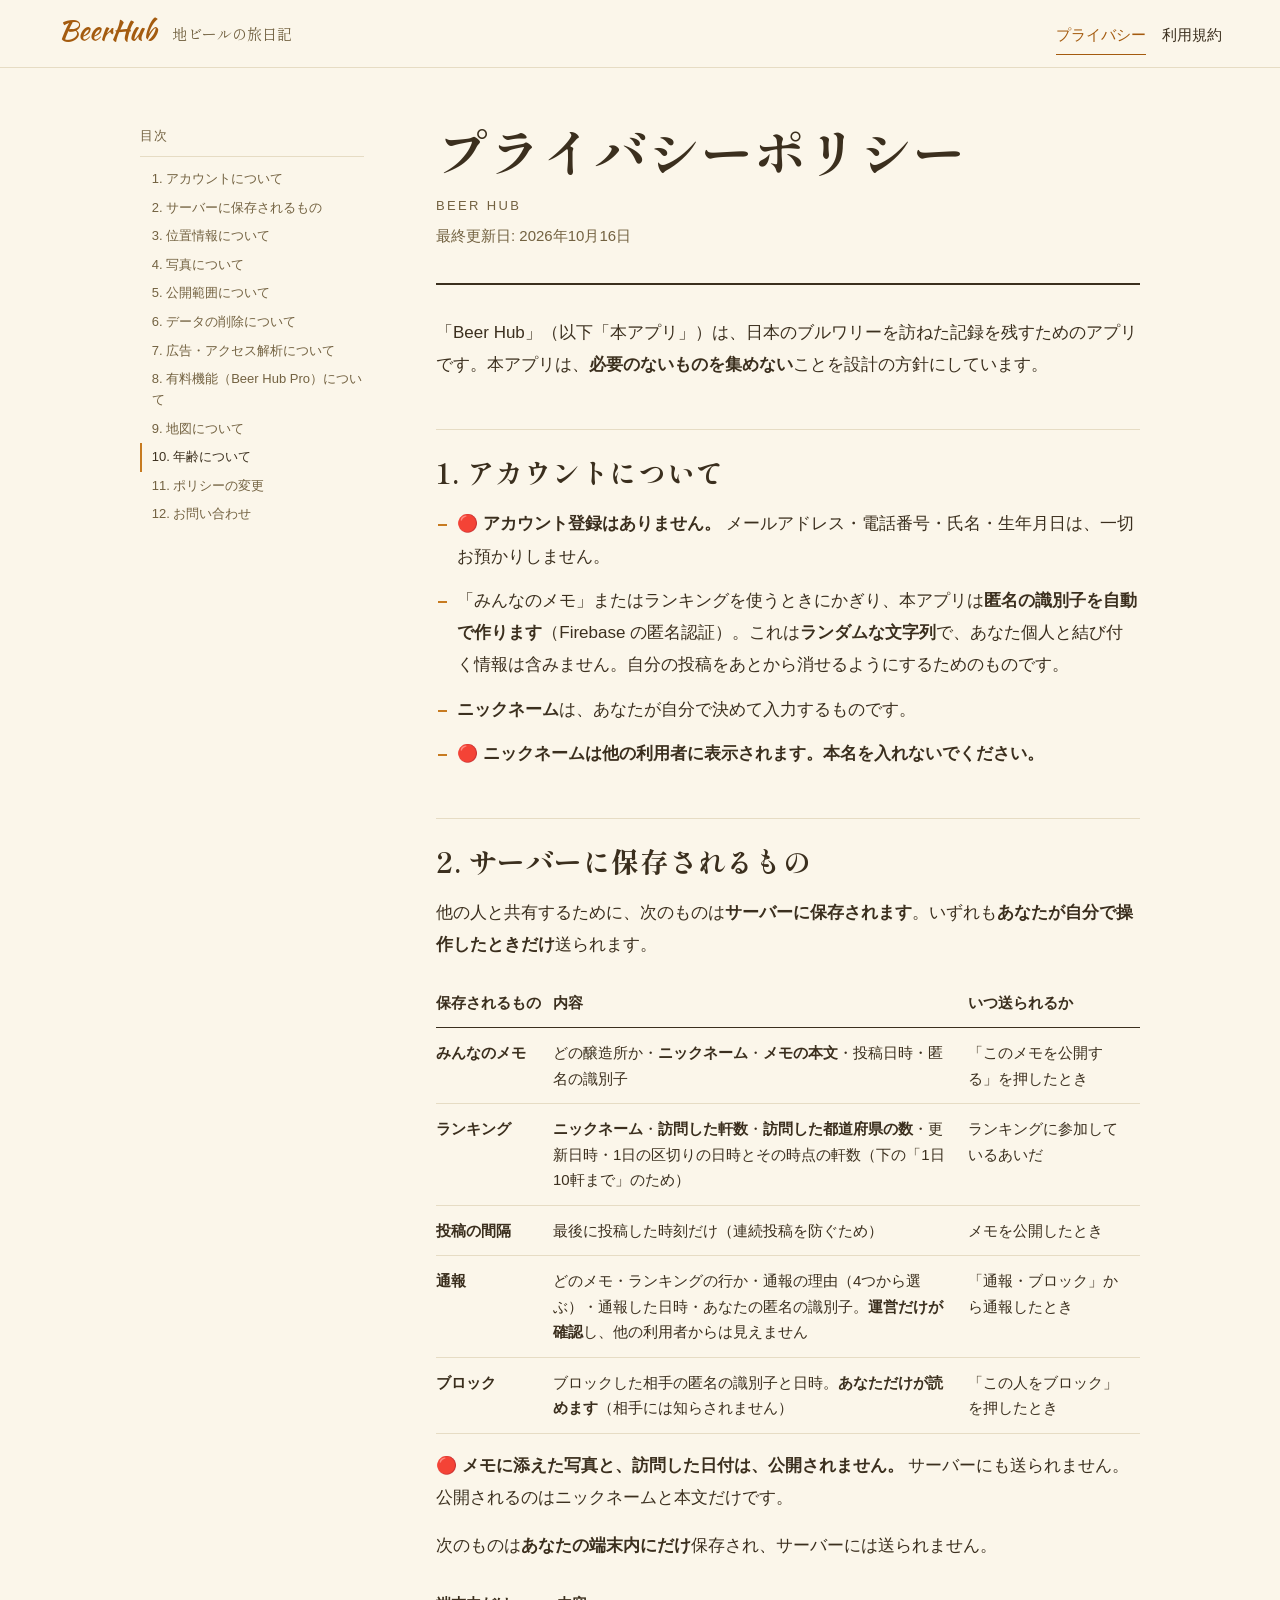
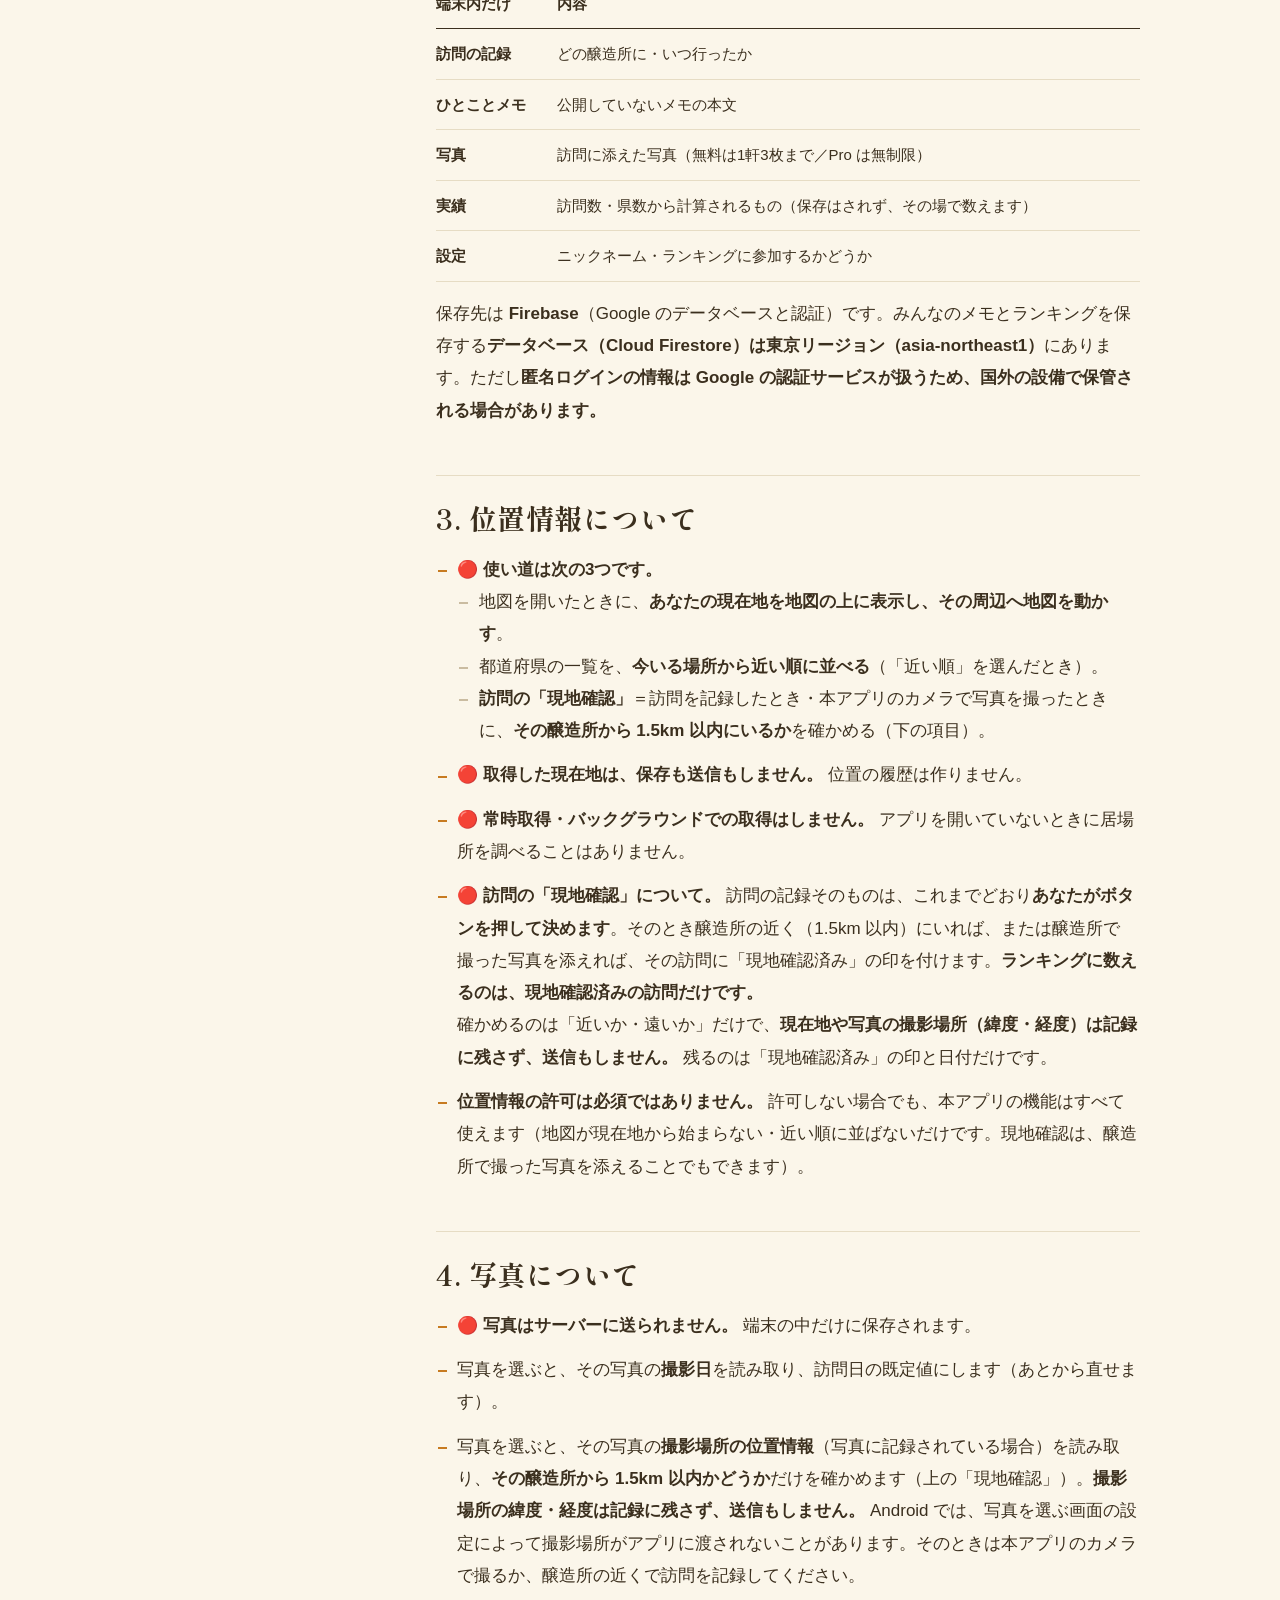
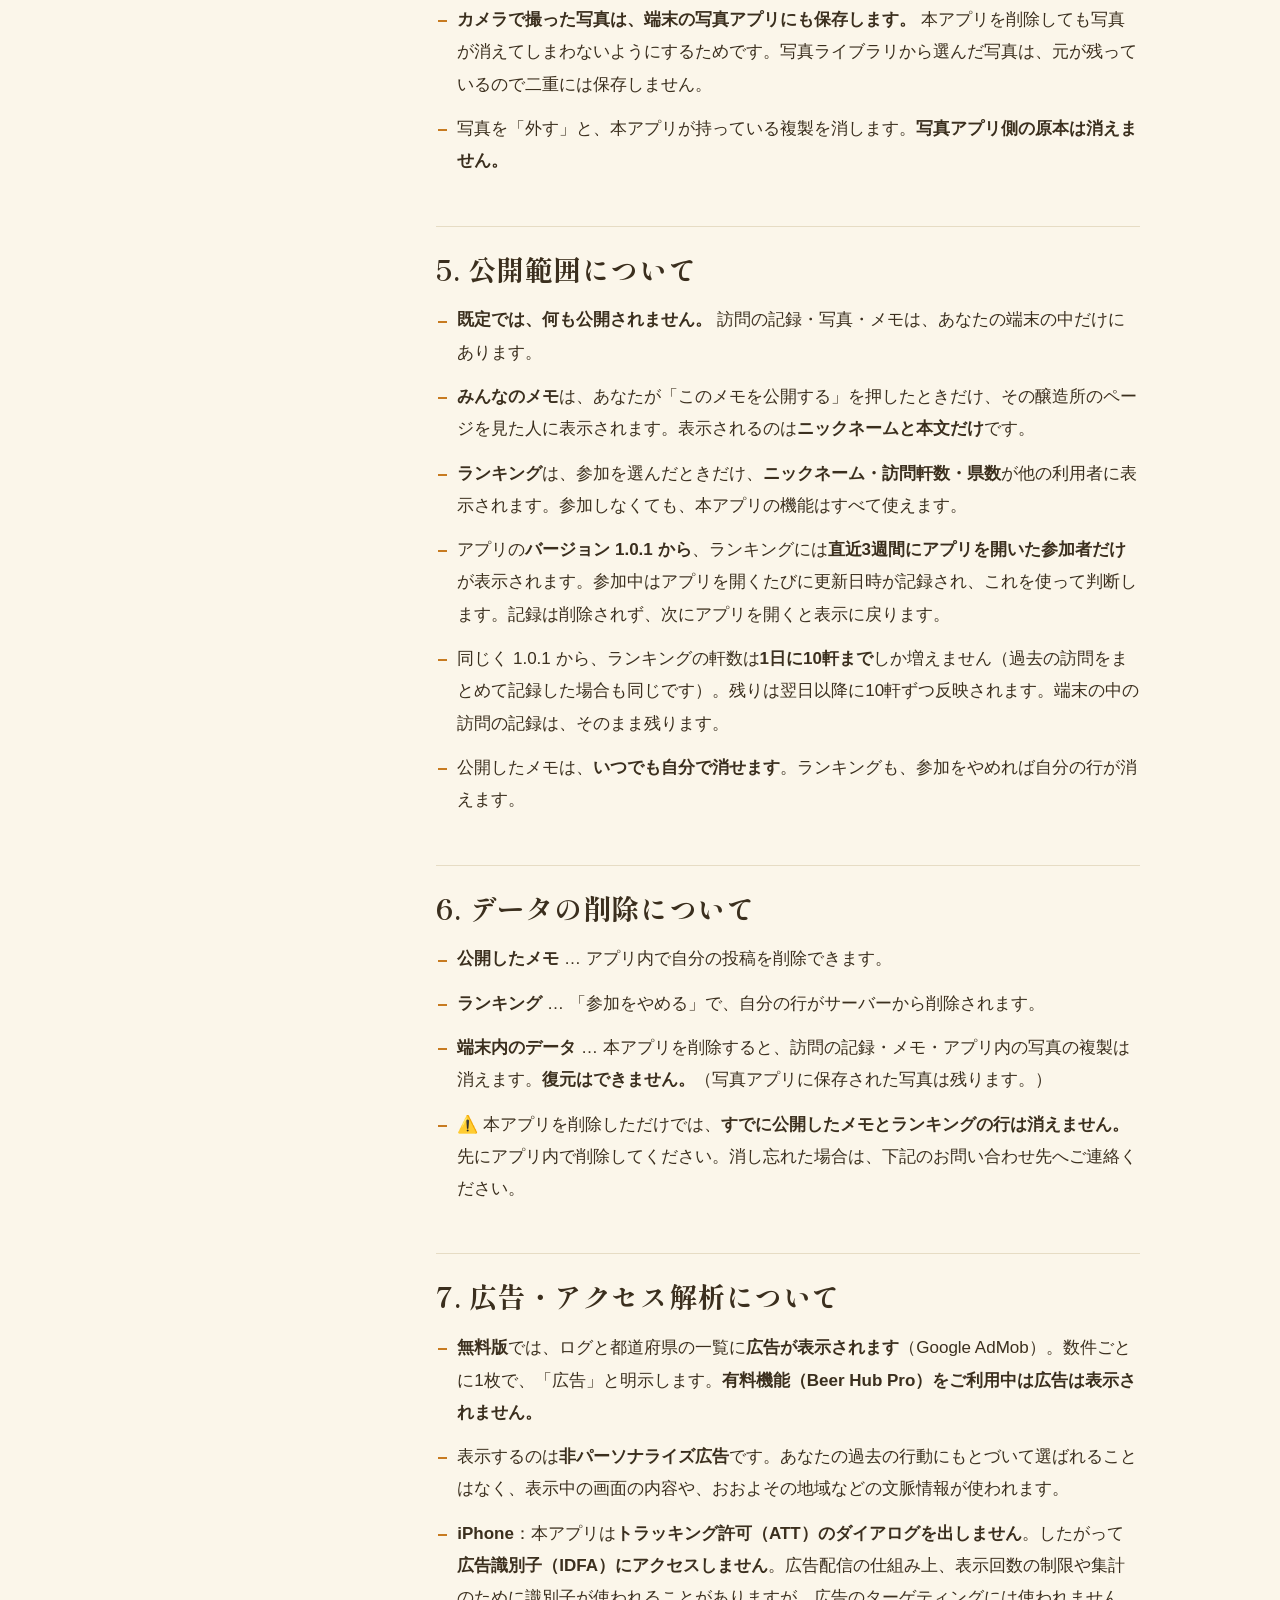
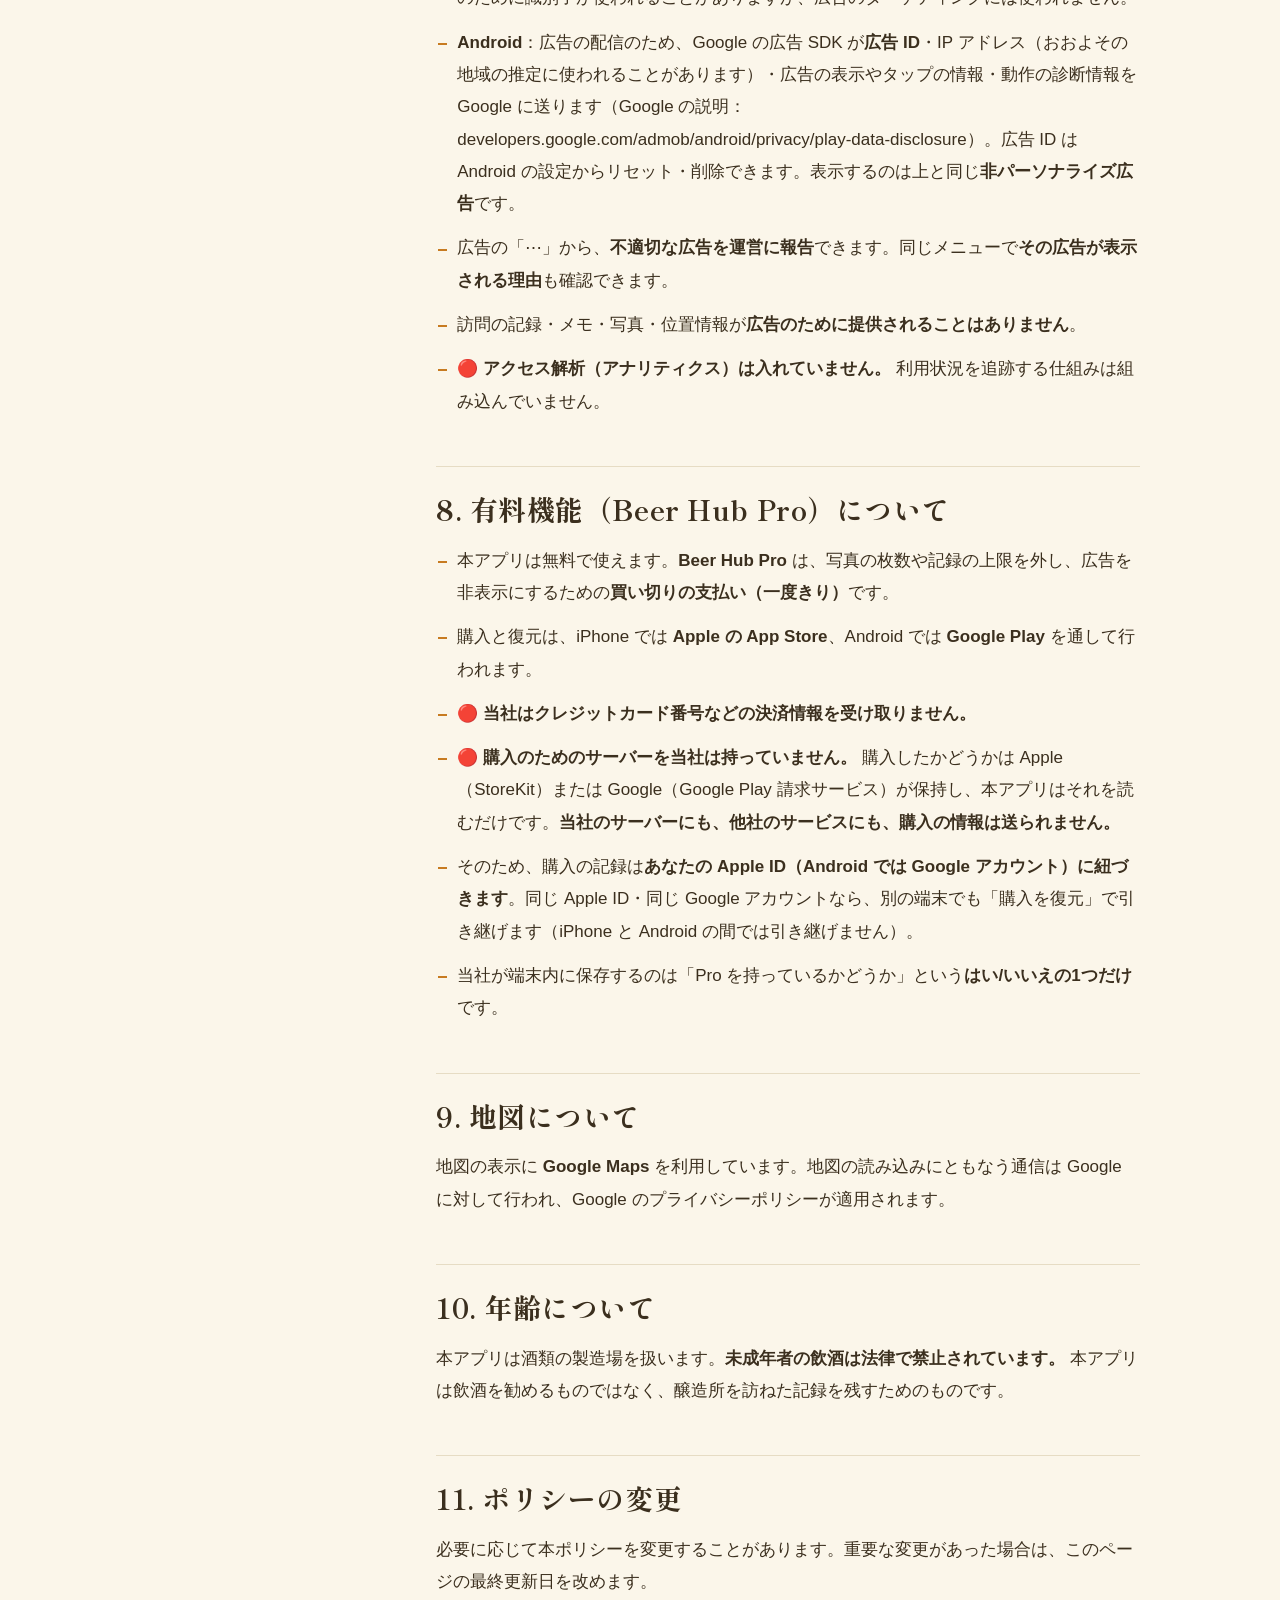
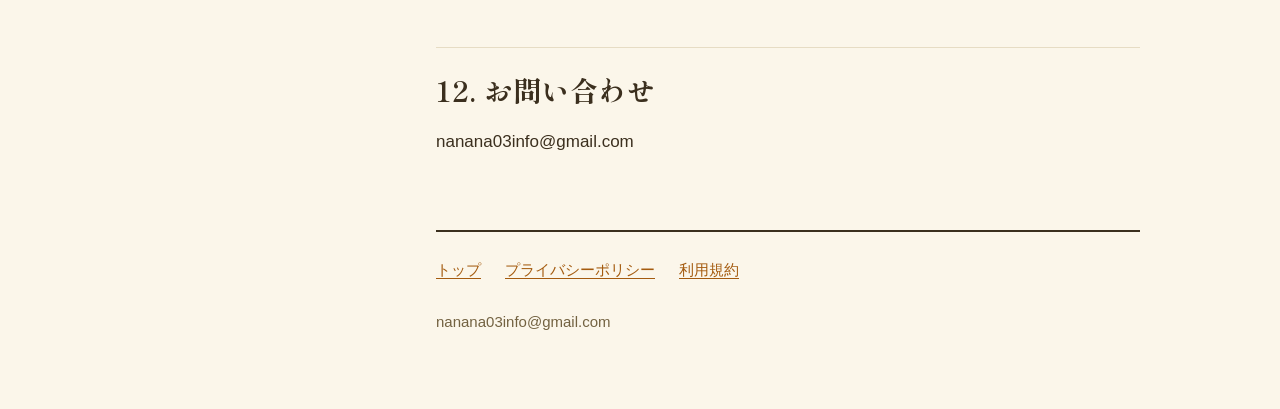
<file: privacy.html>
<!DOCTYPE html>
<html lang="ja">
<head>
  <meta charset="UTF-8">
  <meta name="viewport" content="width=device-width, initial-scale=1">
  <title>プライバシーポリシー — Beer Hub</title>
  <meta name="description" content="Beer Hub のプライバシーポリシー。必要のないものを集めない方針・位置情報・写真・公開範囲の扱い。">
  <meta name="color-scheme" content="light dark">
  <!-- FONT:START -->
  <link rel="preconnect" href="https://fonts.googleapis.com">
  <link rel="preconnect" href="https://fonts.gstatic.com" crossorigin>
  <link rel="stylesheet" href="https://fonts.googleapis.com/css2?family=Shippori+Mincho+B1:wght@700&amp;text=%2C.0123456789BHPbeoru%E3%80%81%E3%80%82%E3%80%8C%E3%80%8D%E3%81%82%E3%81%84%E3%81%8A%E3%81%8B%E3%81%8C%E3%81%8D%E3%81%8F%E3%81%91%E3%81%93%E3%81%94%E3%81%95%E3%81%99%E3%81%9B%E3%81%9F%E3%81%A0%E3%81%A3%E3%81%A4%E3%81%A6%E3%81%A7%E3%81%A8%E3%81%AA%E3%81%AB%E3%81%AD%E3%81%AE%E3%81%AF%E3%81%BE%E3%81%BF%E3%82%81%E3%82%82%E3%82%89%E3%82%8A%E3%82%8B%E3%82%8C%E3%82%8F%E3%82%92%E3%82%93%E3%82%A2%E3%82%A4%E3%82%A6%E3%82%A7%E3%82%AB%E3%82%AD%E3%82%AF%E3%82%B0%E3%82%B5%E3%82%B7%E3%82%B9%E3%82%BB%E3%82%BF%E3%83%81%E3%83%83%E3%83%87%E3%83%88%E3%83%90%E3%83%93%E3%83%96%E3%83%97%E3%83%9D%E3%83%A1%E3%83%A2%E3%83%A9%E3%83%AA%E3%83%AB%E3%83%AD%E3%83%AF%E3%83%B3%E3%83%BB%E3%83%BC%E4%B8%89%E4%BA%8B%E4%BA%95%E4%BA%AC%E4%BD%8D%E4%BD%90%E4%BD%BF%E4%BF%9D%E5%85%88%E5%85%8D%E5%85%90%E5%85%A5%E5%85%A8%E5%85%AC%E5%85%B5%E5%85%B8%E5%86%99%E5%87%BA%E5%88%86%E5%88%9D%E5%88%A9%E5%88%B6%E5%89%8A%E5%8C%97%E5%8D%83%E5%8F%96%E5%8F%A3%E5%90%88%E5%91%8A%E5%92%8C%E5%95%8F%E5%9B%B2%E5%9B%B3%E5%9B%BD%E5%9C%A8%E5%9C%B0%E5%9F%8E%E5%9F%BC%E5%A0%B1%E5%A1%97%E5%A4%89%E5%A4%96%E5%A4%A7%E5%A5%88%E5%AA%9B%E5%AD%98%E5%AE%AE%E5%AF%8C%E5%B1%B1%E5%B2%90%E5%B2%A1%E5%B2%A9%E5%B3%B6%E5%B4%8E%E5%B7%9D%E5%B9%B4%E5%BA%83%E5%BA%9C%E5%BA%AB%E5%BD%A2%E5%BE%B3%E5%BF%85%E6%83%85%E6%84%8F%E6%84%9B%E6%89%8B%E6%8A%95%E6%8A%BC%E6%8E%B2%E6%96%99%E6%96%B0%E6%97%85%E6%97%A5%E6%9B%B4%E6%9B%B8%E6%9C%80%E6%9C%89%E6%9C%A8%E6%9C%AC%E6%9D%A1%E6%9D%B1%E6%9E%90%E6%A0%83%E6%A0%B9%E6%A2%A8%E6%A3%AE%E6%A8%A9%E6%A9%9F%E6%AD%8C%E6%AD%A2%E6%B1%BA%E6%B2%96%E6%B3%A8%E6%B5%B7%E6%BB%8B%E6%BD%9F%E7%86%8A%E7%8E%89%E7%8F%BE%E7%94%A8%E7%94%B0%E7%99%BB%E7%9A%84%E7%9B%AE%E7%9C%8C%E7%9C%9F%E7%9F%A5%E7%9F%B3%E7%A5%9E%E7%A6%81%E7%A6%8F%E7%A7%8B%E7%A8%BF%E7%AC%AC%E7%AF%84%E7%B4%84%E7%B8%84%E7%BD%AE%E7%BE%A4%E8%83%BD%E8%89%AF%E8%8C%A8%E8%91%89%E8%A1%8C%E8%A6%81%E8%A6%8B%E8%A6%8F%E8%A7%A3%E8%A8%98%E8%A8%AA%E8%B2%AC%E8%B3%80%E8%BB%92%E8%BC%89%E8%BF%94%E9%81%93%E9%83%A8%E9%83%BD%E9%85%92%E9%87%8D%E9%87%8E%E9%8C%B2%E9%95%B7%E9%96%8B%E9%96%A2%E9%98%9C%E9%98%AA%E9%99%90%E9%99%A4%E9%9B%86%E9%9D%92%E9%9D%99%E9%A0%85%E9%A1%98%E9%A1%9E%E9%A6%99%E9%A6%AC%E9%AB%98%E9%B3%A5%E9%B9%BF%E9%BD%A2%EF%BC%88%EF%BC%89%EF%BC%8F&amp;display=swap">
  <link rel="stylesheet" href="https://fonts.googleapis.com/css2?family=Kaushan+Script&amp;text=BeerHub&amp;display=swap">
  <!-- FONT:END -->
  <link rel="stylesheet" href="style.css">
  <script src="site.js" defer></script>
</head>
<body class="doc">
<a class="skip" href="#top">本文へ</a>
<header class="mast">
  <a class="mast-wm" href="index.html" aria-label="Beer Hub トップ">BeerHub</a>
  <span class="mast-sub">地ビールの旅日記</span>
  <nav class="mast-nav" aria-label="書類">
    <a href="privacy.html" aria-current="page">プライバシー</a>
    <a href="terms.html">利用規約</a>
  </nav>
</header>
<div class="doc-wrap">
<nav class="toc" aria-label="目次"><p>目次</p><ol><!-- TOC:START --><li><a href="#s1">1. アカウントについて</a></li><li><a href="#s2">2. サーバーに保存されるもの</a></li><li><a href="#s3">3. 位置情報について</a></li><li><a href="#s4">4. 写真について</a></li><li><a href="#s5">5. 公開範囲について</a></li><li><a href="#s6">6. データの削除について</a></li><li><a href="#s7">7. 広告・アクセス解析について</a></li><li><a href="#s8">8. 有料機能（Beer Hub Pro）について</a></li><li><a href="#s9">9. 地図について</a></li><li><a href="#s10">10. 年齢について</a></li><li><a href="#s11">11. ポリシーの変更</a></li><li><a href="#s12">12. お問い合わせ</a></li><!-- TOC:END --></ol></nav>
<main id="top">
  <header class="hero">
    <h1>プライバシーポリシー</h1>
    <div class="en">BEER HUB</div>
    <p class="updated">最終更新日: 2026年10月16日</p>
  </header>

  <p>「Beer Hub」（以下「本アプリ」）は、日本のブルワリーを訪ねた記録を残すためのアプリです。本アプリは、<strong>必要のないものを集めない</strong>ことを設計の方針にしています。</p>

  <h2 id="s1">1. アカウントについて</h2>
  <div class="card">
    <ul>
      <li>🔴 <strong>アカウント登録はありません。</strong> メールアドレス・電話番号・氏名・生年月日は、一切お預かりしません。</li>
      <li>「みんなのメモ」またはランキングを使うときにかぎり、本アプリは<strong>匿名の識別子を自動で作ります</strong>（Firebase の匿名認証）。これは<strong>ランダムな文字列</strong>で、あなた個人と結び付く情報は含みません。自分の投稿をあとから消せるようにするためのものです。</li>
      <li><strong>ニックネーム</strong>は、あなたが自分で決めて入力するものです。</li>
      <li>🔴 <strong>ニックネームは他の利用者に表示されます。本名を入れないでください。</strong></li>
    </ul>
  </div>

  <h2 id="s2">2. サーバーに保存されるもの</h2>
  <p>他の人と共有するために、次のものは<strong>サーバーに保存されます</strong>。いずれも<strong>あなたが自分で操作したときだけ</strong>送られます。</p>
  <div class="card scroll">
    <table>
      <tr><th>保存されるもの</th><th>内容</th><th>いつ送られるか</th></tr>
      <tr><td data-label="保存されるもの">みんなのメモ</td><td data-label="内容">どの醸造所か・<strong>ニックネーム</strong>・<strong>メモの本文</strong>・投稿日時・匿名の識別子</td><td data-label="いつ送られるか">「このメモを公開する」を押したとき</td></tr>
      <tr><td data-label="保存されるもの">ランキング</td><td data-label="内容"><strong>ニックネーム</strong>・<strong>訪問した軒数</strong>・<strong>訪問した都道府県の数</strong>・更新日時・1日の区切りの日時とその時点の軒数（下の「1日10軒まで」のため）</td><td data-label="いつ送られるか">ランキングに参加しているあいだ</td></tr>
      <tr><td data-label="保存されるもの">投稿の間隔</td><td data-label="内容">最後に投稿した時刻だけ（連続投稿を防ぐため）</td><td data-label="いつ送られるか">メモを公開したとき</td></tr>
      <tr><td data-label="保存されるもの">通報</td><td data-label="内容">どのメモ・ランキングの行か・通報の理由（4つから選ぶ）・通報した日時・あなたの匿名の識別子。<strong>運営だけが確認</strong>し、他の利用者からは見えません</td><td data-label="いつ送られるか">「通報・ブロック」から通報したとき</td></tr>
      <tr><td data-label="保存されるもの">ブロック</td><td data-label="内容">ブロックした相手の匿名の識別子と日時。<strong>あなただけが読めます</strong>（相手には知らされません）</td><td data-label="いつ送られるか">「この人をブロック」を押したとき</td></tr>
    </table>
  </div>
  <p>🔴 <strong>メモに添えた写真と、訪問した日付は、公開されません。</strong> サーバーにも送られません。公開されるのはニックネームと本文だけです。</p>

  <p>次のものは<strong>あなたの端末内にだけ</strong>保存され、サーバーには送られません。</p>
  <div class="card scroll">
    <table>
      <tr><th>端末内だけ</th><th>内容</th></tr>
      <tr><td data-label="端末内だけ">訪問の記録</td><td data-label="内容">どの醸造所に・いつ行ったか</td></tr>
      <tr><td data-label="端末内だけ">ひとことメモ</td><td data-label="内容">公開していないメモの本文</td></tr>
      <tr><td data-label="端末内だけ">写真</td><td data-label="内容">訪問に添えた写真（無料は1軒3枚まで／Pro は無制限）</td></tr>
      <tr><td data-label="端末内だけ">実績</td><td data-label="内容">訪問数・県数から計算されるもの（保存はされず、その場で数えます）</td></tr>
      <tr><td data-label="端末内だけ">設定</td><td data-label="内容">ニックネーム・ランキングに参加するかどうか</td></tr>
    </table>
  </div>
  <p>保存先は <strong>Firebase</strong>（Google のデータベースと認証）です。みんなのメモとランキングを保存する<strong>データベース（Cloud Firestore）は東京リージョン（asia-northeast1）</strong>にあります。ただし<strong>匿名ログインの情報は Google の認証サービスが扱うため、国外の設備で保管される場合があります。</strong></p>

  <h2 id="s3">3. 位置情報について</h2>
  <div class="card">
    <ul>
      <li>🔴 <strong>使い道は次の3つです。</strong>
        <ol>
          <li>地図を開いたときに、<strong>あなたの現在地を地図の上に表示し、その周辺へ地図を動かす</strong>。</li>
          <li>都道府県の一覧を、<strong>今いる場所から近い順に並べる</strong>（「近い順」を選んだとき）。</li>
          <li><strong>訪問の「現地確認」</strong>＝訪問を記録したとき・本アプリのカメラで写真を撮ったときに、<strong>その醸造所から 1.5km 以内にいるか</strong>を確かめる（下の項目）。</li>
        </ol>
      </li>
      <li>🔴 <strong>取得した現在地は、保存も送信もしません。</strong> 位置の履歴は作りません。</li>
      <li>🔴 <strong>常時取得・バックグラウンドでの取得はしません。</strong> アプリを開いていないときに居場所を調べることはありません。</li>
      <li>🔴 <strong>訪問の「現地確認」について。</strong> 訪問の記録そのものは、これまでどおり<strong>あなたがボタンを押して決めます</strong>。そのとき醸造所の近く（1.5km 以内）にいれば、または醸造所で撮った写真を添えれば、その訪問に「現地確認済み」の印を付けます。<strong>ランキングに数えるのは、現地確認済みの訪問だけです。</strong><br>
        確かめるのは「近いか・遠いか」だけで、<strong>現在地や写真の撮影場所（緯度・経度）は記録に残さず、送信もしません。</strong> 残るのは「現地確認済み」の印と日付だけです。</li>
      <li><strong>位置情報の許可は必須ではありません。</strong> 許可しない場合でも、本アプリの機能はすべて使えます（地図が現在地から始まらない・近い順に並ばないだけです。現地確認は、醸造所で撮った写真を添えることでもできます）。</li>
    </ul>
  </div>

  <h2 id="s4">4. 写真について</h2>
  <div class="card">
    <ul>
      <li>🔴 <strong>写真はサーバーに送られません。</strong> 端末の中だけに保存されます。</li>
      <li>写真を選ぶと、その写真の<strong>撮影日</strong>を読み取り、訪問日の既定値にします（あとから直せます）。</li>
      <li>写真を選ぶと、その写真の<strong>撮影場所の位置情報</strong>（写真に記録されている場合）を読み取り、<strong>その醸造所から 1.5km 以内かどうか</strong>だけを確かめます（上の「現地確認」）。<strong>撮影場所の緯度・経度は記録に残さず、送信もしません。</strong> Android では、写真を選ぶ画面の設定によって撮影場所がアプリに渡されないことがあります。そのときは本アプリのカメラで撮るか、醸造所の近くで訪問を記録してください。</li>
      <li><strong>カメラで撮った写真は、端末の写真アプリにも保存します。</strong> 本アプリを削除しても写真が消えてしまわないようにするためです。写真ライブラリから選んだ写真は、元が残っているので二重には保存しません。</li>
      <li>写真を「外す」と、本アプリが持っている複製を消します。<strong>写真アプリ側の原本は消えません。</strong></li>
    </ul>
  </div>

  <h2 id="s5">5. 公開範囲について</h2>
  <div class="card">
    <ul>
      <li><strong>既定では、何も公開されません。</strong> 訪問の記録・写真・メモは、あなたの端末の中だけにあります。</li>
      <li><strong>みんなのメモ</strong>は、あなたが「このメモを公開する」を押したときだけ、その醸造所のページを見た人に表示されます。表示されるのは<strong>ニックネームと本文だけ</strong>です。</li>
      <li><strong>ランキング</strong>は、参加を選んだときだけ、<strong>ニックネーム・訪問軒数・県数</strong>が他の利用者に表示されます。参加しなくても、本アプリの機能はすべて使えます。</li>
      <li>アプリの<strong>バージョン 1.0.1 から</strong>、ランキングには<strong>直近3週間にアプリを開いた参加者だけ</strong>が表示されます。参加中はアプリを開くたびに更新日時が記録され、これを使って判断します。記録は削除されず、次にアプリを開くと表示に戻ります。</li>
      <li>同じく 1.0.1 から、ランキングの軒数は<strong>1日に10軒まで</strong>しか増えません（過去の訪問をまとめて記録した場合も同じです）。残りは翌日以降に10軒ずつ反映されます。端末の中の訪問の記録は、そのまま残ります。</li>
      <li>公開したメモは、<strong>いつでも自分で消せます</strong>。ランキングも、参加をやめれば自分の行が消えます。</li>
    </ul>
  </div>

  <h2 id="s6">6. データの削除について</h2>
  <div class="card">
    <ul>
      <li><strong>公開したメモ</strong> … アプリ内で自分の投稿を削除できます。</li>
      <li><strong>ランキング</strong> … 「参加をやめる」で、自分の行がサーバーから削除されます。</li>
      <li><strong>端末内のデータ</strong> … 本アプリを削除すると、訪問の記録・メモ・アプリ内の写真の複製は消えます。<strong>復元はできません。</strong>（写真アプリに保存された写真は残ります。）</li>
      <li>⚠️ 本アプリを削除しただけでは、<strong>すでに公開したメモとランキングの行は消えません。</strong> 先にアプリ内で削除してください。消し忘れた場合は、下記のお問い合わせ先へご連絡ください。</li>
    </ul>
  </div>

  <h2 id="s7">7. 広告・アクセス解析について</h2>
  <div class="card">
    <ul>
      <li><strong>無料版</strong>では、ログと都道府県の一覧に<strong>広告が表示されます</strong>（Google AdMob）。数件ごとに1枚で、「広告」と明示します。<strong>有料機能（Beer Hub Pro）をご利用中は広告は表示されません。</strong></li>
      <li>表示するのは<strong>非パーソナライズ広告</strong>です。あなたの過去の行動にもとづいて選ばれることはなく、表示中の画面の内容や、おおよその地域などの文脈情報が使われます。</li>
      <li><strong>iPhone</strong>：本アプリは<strong>トラッキング許可（ATT）のダイアログを出しません</strong>。したがって<strong>広告識別子（IDFA）にアクセスしません</strong>。広告配信の仕組み上、表示回数の制限や集計のために識別子が使われることがありますが、広告のターゲティングには使われません。</li>
      <li><strong>Android</strong>：広告の配信のため、Google の広告 SDK が<strong>広告 ID</strong>・IP アドレス（おおよその地域の推定に使われることがあります）・広告の表示やタップの情報・動作の診断情報を Google に送ります（Google の説明：developers.google.com/admob/android/privacy/play-data-disclosure）。広告 ID は Android の設定からリセット・削除できます。表示するのは上と同じ<strong>非パーソナライズ広告</strong>です。</li>
      <li>広告の「⋯」から、<strong>不適切な広告を運営に報告</strong>できます。同じメニューで<strong>その広告が表示される理由</strong>も確認できます。</li>
      <li>訪問の記録・メモ・写真・位置情報が<strong>広告のために提供されることはありません</strong>。</li>
      <li>🔴 <strong>アクセス解析（アナリティクス）は入れていません。</strong> 利用状況を追跡する仕組みは組み込んでいません。</li>
    </ul>
  </div>

  <h2 id="s8">8. 有料機能（Beer Hub Pro）について</h2>
  <div class="card">
    <ul>
      <li>本アプリは無料で使えます。<strong>Beer Hub Pro</strong> は、写真の枚数や記録の上限を外し、広告を非表示にするための<strong>買い切りの支払い（一度きり）</strong>です。</li>
      <li>購入と復元は、iPhone では <strong>Apple の App Store</strong>、Android では <strong>Google Play</strong> を通して行われます。</li>
      <li>🔴 <strong>当社はクレジットカード番号などの決済情報を受け取りません。</strong></li>
      <li>🔴 <strong>購入のためのサーバーを当社は持っていません。</strong> 購入したかどうかは Apple（StoreKit）または Google（Google Play 請求サービス）が保持し、本アプリはそれを読むだけです。<strong>当社のサーバーにも、他社のサービスにも、購入の情報は送られません。</strong></li>
      <li>そのため、購入の記録は<strong>あなたの Apple ID（Android では Google アカウント）に紐づきます</strong>。同じ Apple ID・同じ Google アカウントなら、別の端末でも「購入を復元」で引き継げます（iPhone と Android の間では引き継げません）。</li>
      <li>当社が端末内に保存するのは「Pro を持っているかどうか」という<strong>はい/いいえの1つだけ</strong>です。</li>
    </ul>
  </div>

  <h2 id="s9">9. 地図について</h2>
  <p>地図の表示に <strong>Google Maps</strong> を利用しています。地図の読み込みにともなう通信は Google に対して行われ、Google のプライバシーポリシーが適用されます。</p>

  <h2 id="s10">10. 年齢について</h2>
  <p>本アプリは酒類の製造場を扱います。<strong>未成年者の飲酒は法律で禁止されています。</strong> 本アプリは飲酒を勧めるものではなく、醸造所を訪ねた記録を残すためのものです。</p>

  <h2 id="s11">11. ポリシーの変更</h2>
  <p>必要に応じて本ポリシーを変更することがあります。重要な変更があった場合は、このページの最終更新日を改めます。</p>

  <h2 id="s12">12. お問い合わせ</h2>
  <p><code>nanana03info@gmail.com</code></p>

<nav class="links"><a href="index.html">トップ</a><a href="privacy.html">プライバシーポリシー</a><a href="terms.html">利用規約</a></nav>
  <footer>nanana03info@gmail.com</footer>
</main>
</div>
</body>
</html>
</file>
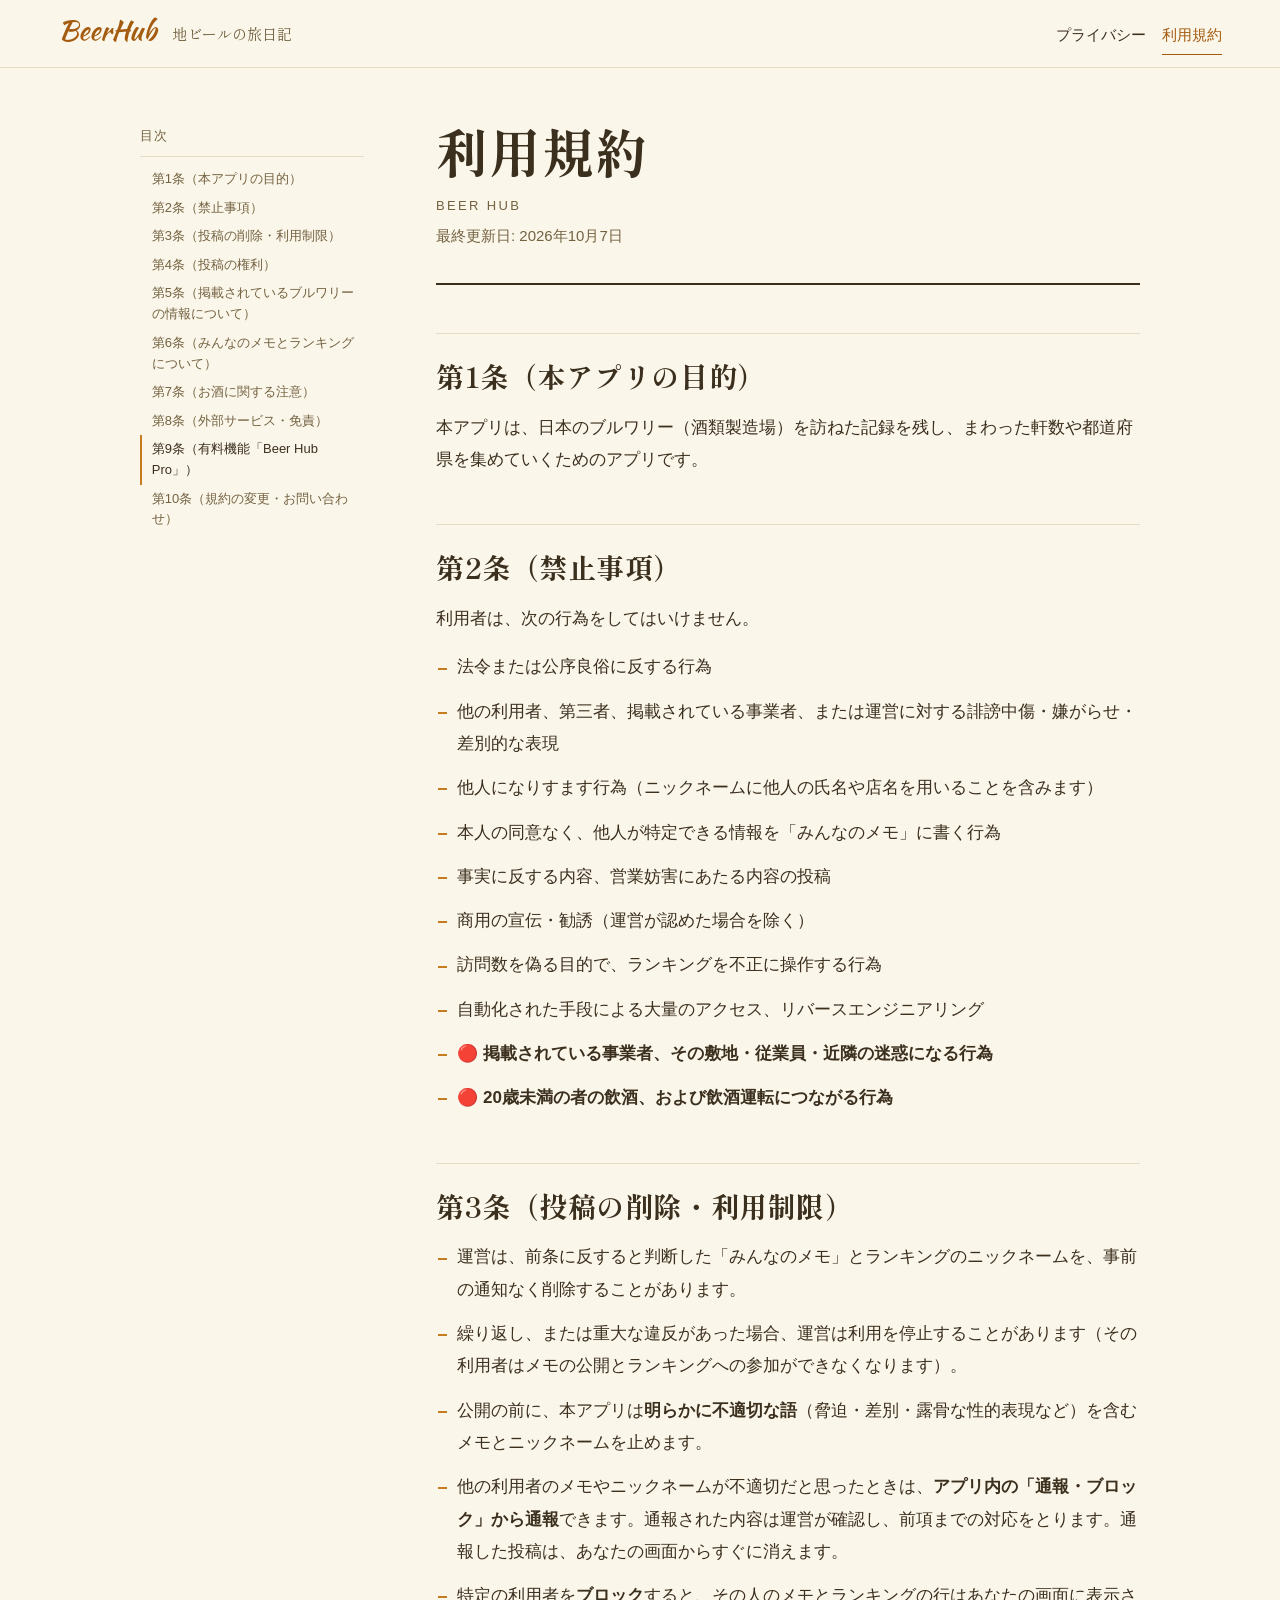
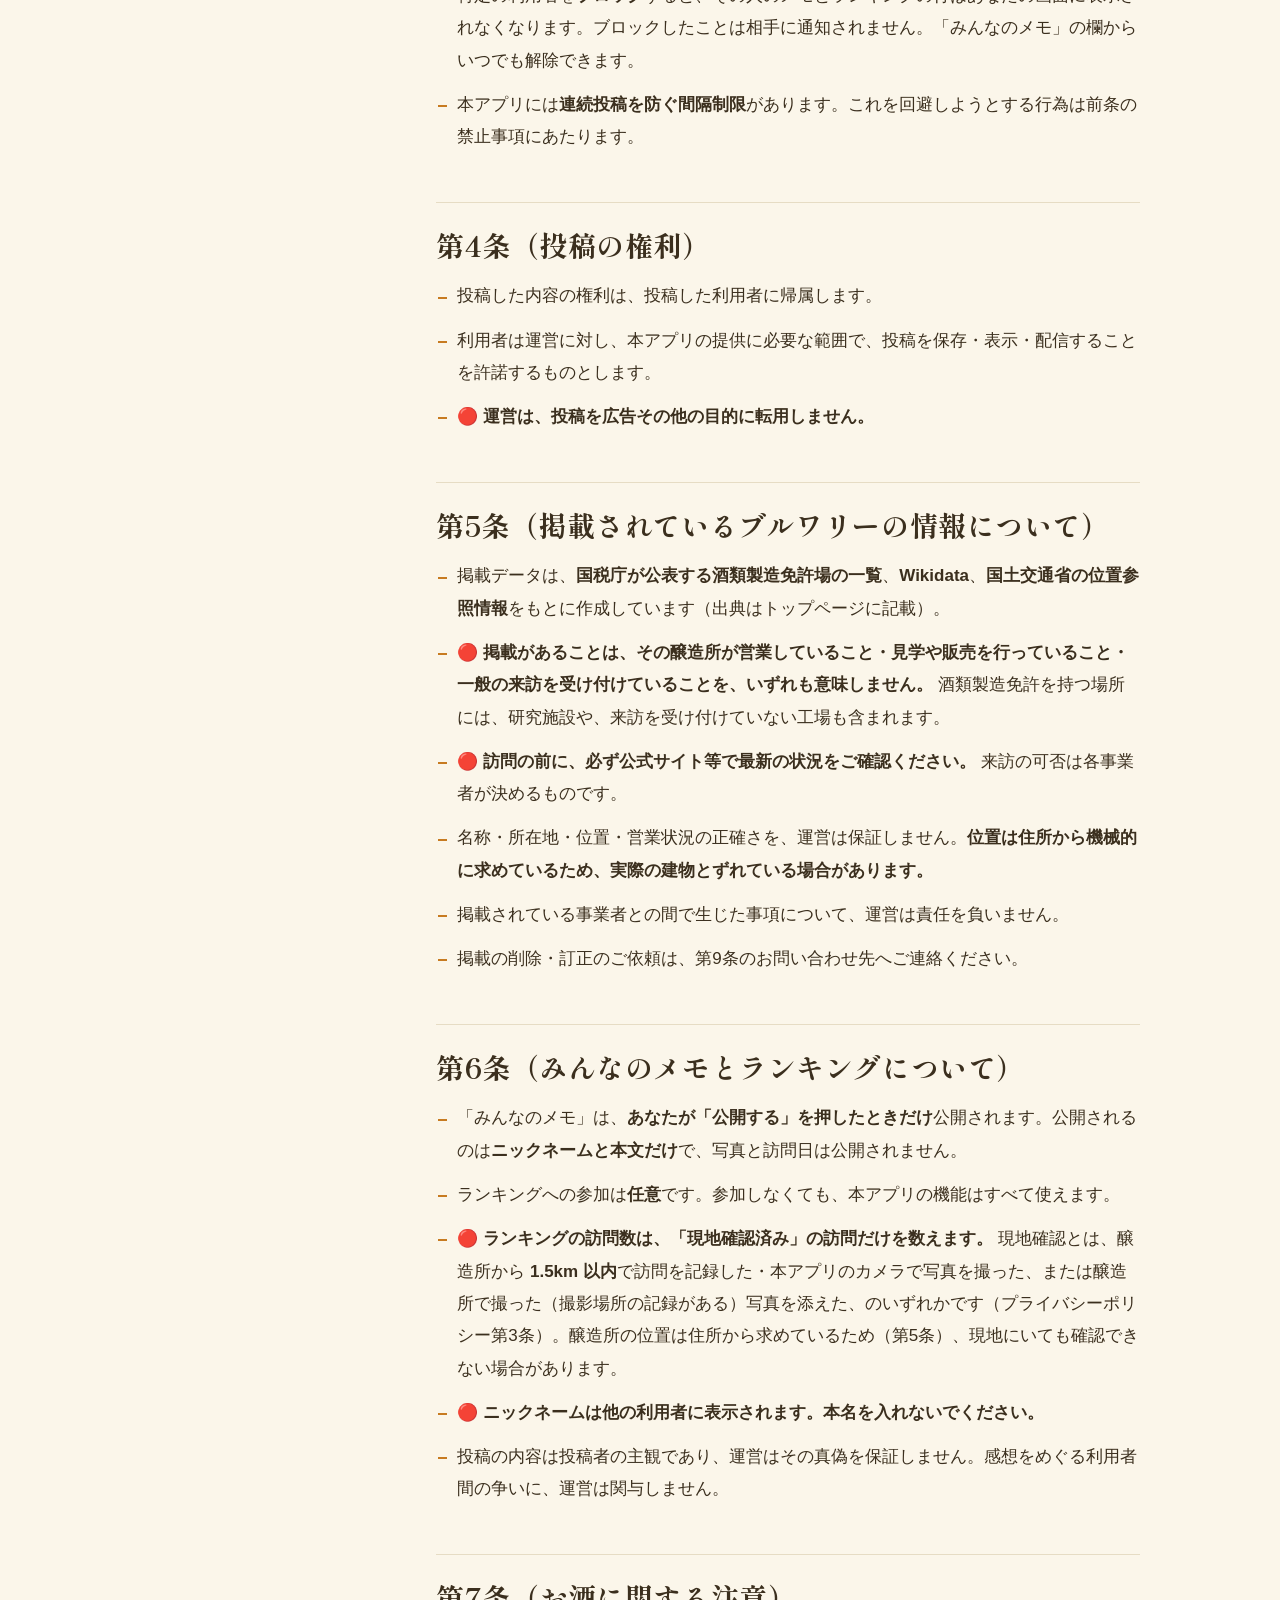
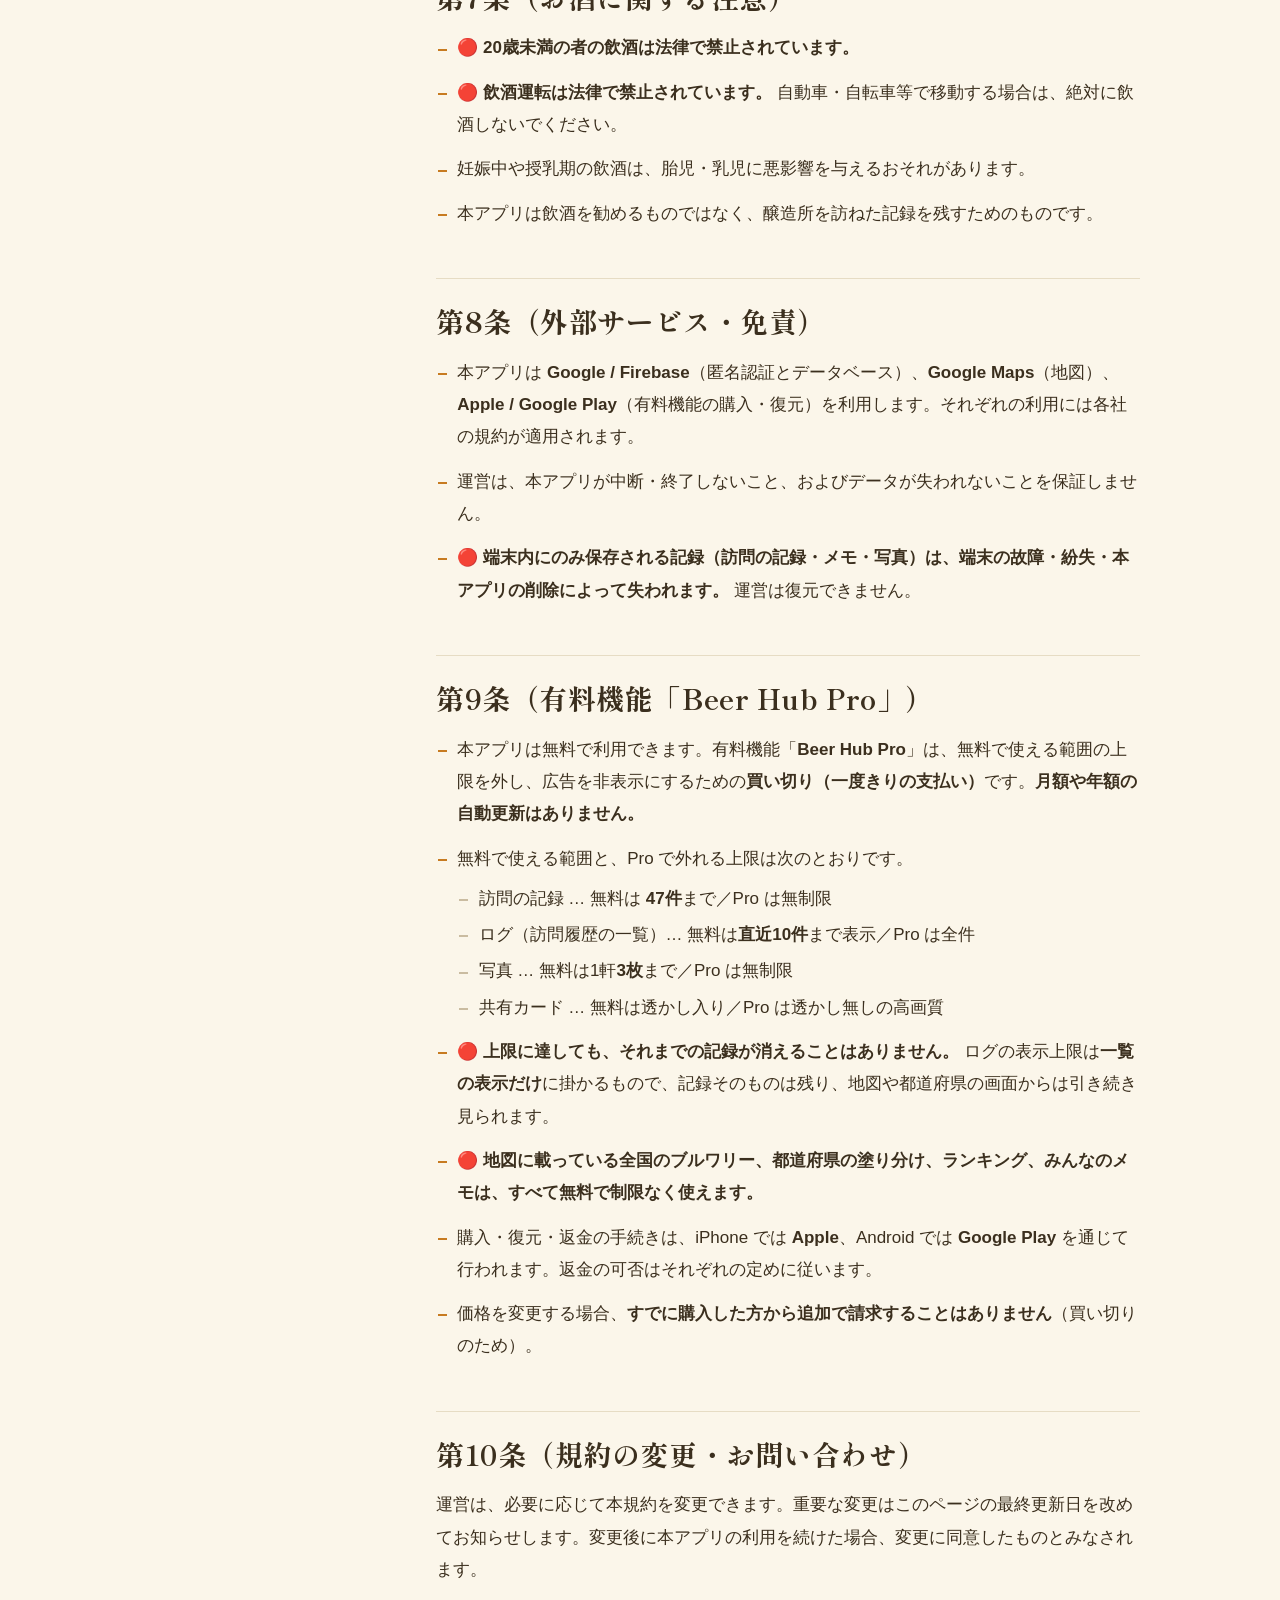
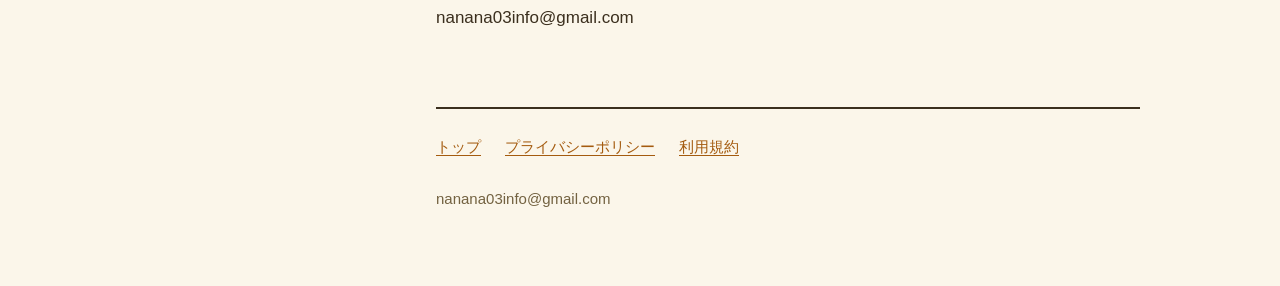
<file: terms.html>
<!DOCTYPE html>
<html lang="ja">
<head>
  <meta charset="UTF-8">
  <meta name="viewport" content="width=device-width, initial-scale=1">
  <title>利用規約 — Beer Hub</title>
  <meta name="description" content="Beer Hub の利用規約。禁止事項・みんなのメモ・掲載データの扱い・免責。">
  <meta name="color-scheme" content="light dark">
  <!-- FONT:START -->
  <link rel="preconnect" href="https://fonts.googleapis.com">
  <link rel="preconnect" href="https://fonts.gstatic.com" crossorigin>
  <link rel="stylesheet" href="https://fonts.googleapis.com/css2?family=Shippori+Mincho+B1:wght@700&amp;text=%2C.0123456789BHPbeoru%E3%80%81%E3%80%82%E3%80%8C%E3%80%8D%E3%81%82%E3%81%84%E3%81%8A%E3%81%8B%E3%81%8C%E3%81%8D%E3%81%8F%E3%81%91%E3%81%93%E3%81%94%E3%81%95%E3%81%99%E3%81%9B%E3%81%9F%E3%81%A0%E3%81%A3%E3%81%A4%E3%81%A6%E3%81%A7%E3%81%A8%E3%81%AA%E3%81%AB%E3%81%AD%E3%81%AE%E3%81%AF%E3%81%BE%E3%81%BF%E3%82%81%E3%82%82%E3%82%89%E3%82%8A%E3%82%8B%E3%82%8C%E3%82%8F%E3%82%92%E3%82%93%E3%82%A2%E3%82%A4%E3%82%A6%E3%82%A7%E3%82%AB%E3%82%AD%E3%82%AF%E3%82%B0%E3%82%B5%E3%82%B7%E3%82%B9%E3%82%BB%E3%82%BF%E3%83%81%E3%83%83%E3%83%87%E3%83%88%E3%83%90%E3%83%93%E3%83%96%E3%83%97%E3%83%9D%E3%83%A1%E3%83%A2%E3%83%A9%E3%83%AA%E3%83%AB%E3%83%AD%E3%83%AF%E3%83%B3%E3%83%BB%E3%83%BC%E4%B8%89%E4%BA%8B%E4%BA%95%E4%BA%AC%E4%BD%8D%E4%BD%90%E4%BD%BF%E4%BF%9D%E5%85%88%E5%85%8D%E5%85%90%E5%85%A5%E5%85%A8%E5%85%AC%E5%85%B5%E5%85%B8%E5%86%99%E5%87%BA%E5%88%86%E5%88%9D%E5%88%A9%E5%88%B6%E5%89%8A%E5%8C%97%E5%8D%83%E5%8F%96%E5%8F%A3%E5%90%88%E5%91%8A%E5%92%8C%E5%95%8F%E5%9B%B2%E5%9B%B3%E5%9B%BD%E5%9C%A8%E5%9C%B0%E5%9F%8E%E5%9F%BC%E5%A0%B1%E5%A1%97%E5%A4%89%E5%A4%96%E5%A4%A7%E5%A5%88%E5%AA%9B%E5%AD%98%E5%AE%AE%E5%AF%8C%E5%B1%B1%E5%B2%90%E5%B2%A1%E5%B2%A9%E5%B3%B6%E5%B4%8E%E5%B7%9D%E5%B9%B4%E5%BA%83%E5%BA%9C%E5%BA%AB%E5%BD%A2%E5%BE%B3%E5%BF%85%E6%83%85%E6%84%8F%E6%84%9B%E6%89%8B%E6%8A%95%E6%8A%BC%E6%8E%B2%E6%96%99%E6%96%B0%E6%97%85%E6%97%A5%E6%9B%B4%E6%9B%B8%E6%9C%80%E6%9C%89%E6%9C%A8%E6%9C%AC%E6%9D%A1%E6%9D%B1%E6%9E%90%E6%A0%83%E6%A0%B9%E6%A2%A8%E6%A3%AE%E6%A8%A9%E6%A9%9F%E6%AD%8C%E6%AD%A2%E6%B1%BA%E6%B2%96%E6%B3%A8%E6%B5%B7%E6%BB%8B%E6%BD%9F%E7%86%8A%E7%8E%89%E7%8F%BE%E7%94%A8%E7%94%B0%E7%99%BB%E7%9A%84%E7%9B%AE%E7%9C%8C%E7%9C%9F%E7%9F%A5%E7%9F%B3%E7%A5%9E%E7%A6%81%E7%A6%8F%E7%A7%8B%E7%A8%BF%E7%AC%AC%E7%AF%84%E7%B4%84%E7%B8%84%E7%BD%AE%E7%BE%A4%E8%83%BD%E8%89%AF%E8%8C%A8%E8%91%89%E8%A1%8C%E8%A6%81%E8%A6%8B%E8%A6%8F%E8%A7%A3%E8%A8%98%E8%A8%AA%E8%B2%AC%E8%B3%80%E8%BB%92%E8%BC%89%E8%BF%94%E9%81%93%E9%83%A8%E9%83%BD%E9%85%92%E9%87%8D%E9%87%8E%E9%8C%B2%E9%95%B7%E9%96%8B%E9%96%A2%E9%98%9C%E9%98%AA%E9%99%90%E9%99%A4%E9%9B%86%E9%9D%92%E9%9D%99%E9%A0%85%E9%A1%98%E9%A1%9E%E9%A6%99%E9%A6%AC%E9%AB%98%E9%B3%A5%E9%B9%BF%E9%BD%A2%EF%BC%88%EF%BC%89%EF%BC%8F&amp;display=swap">
  <link rel="stylesheet" href="https://fonts.googleapis.com/css2?family=Kaushan+Script&amp;text=BeerHub&amp;display=swap">
  <!-- FONT:END -->
  <link rel="stylesheet" href="style.css">
  <script src="site.js" defer></script>
</head>
<body class="doc">
<a class="skip" href="#top">本文へ</a>
<header class="mast">
  <a class="mast-wm" href="index.html" aria-label="Beer Hub トップ">BeerHub</a>
  <span class="mast-sub">地ビールの旅日記</span>
  <nav class="mast-nav" aria-label="書類">
    <a href="privacy.html">プライバシー</a>
    <a href="terms.html" aria-current="page">利用規約</a>
  </nav>
</header>
<div class="doc-wrap">
<nav class="toc" aria-label="目次"><p>目次</p><ol><!-- TOC:START --><li><a href="#s1">第1条（本アプリの目的）</a></li><li><a href="#s2">第2条（禁止事項）</a></li><li><a href="#s3">第3条（投稿の削除・利用制限）</a></li><li><a href="#s4">第4条（投稿の権利）</a></li><li><a href="#s5">第5条（掲載されているブルワリーの情報について）</a></li><li><a href="#s6">第6条（みんなのメモとランキングについて）</a></li><li><a href="#s7">第7条（お酒に関する注意）</a></li><li><a href="#s8">第8条（外部サービス・免責）</a></li><li><a href="#s9">第9条（有料機能「Beer Hub Pro」）</a></li><li><a href="#s10">第10条（規約の変更・お問い合わせ）</a></li><!-- TOC:END --></ol></nav>
<main id="top">
  <header class="hero">
    <h1>利用規約</h1>
    <div class="en">BEER HUB</div>
    <p class="updated">最終更新日: 2026年10月7日</p>
  </header>

  <h2 id="s1">第1条（本アプリの目的）</h2>
  <p>本アプリは、日本のブルワリー（酒類製造場）を訪ねた記録を残し、まわった軒数や都道府県を集めていくためのアプリです。</p>

  <h2 id="s2">第2条（禁止事項）</h2>
  <p>利用者は、次の行為をしてはいけません。</p>
  <div class="card">
    <ul>
      <li>法令または公序良俗に反する行為</li>
      <li>他の利用者、第三者、掲載されている事業者、または運営に対する誹謗中傷・嫌がらせ・差別的な表現</li>
      <li>他人になりすます行為（ニックネームに他人の氏名や店名を用いることを含みます）</li>
      <li>本人の同意なく、他人が特定できる情報を「みんなのメモ」に書く行為</li>
      <li>事実に反する内容、営業妨害にあたる内容の投稿</li>
      <li>商用の宣伝・勧誘（運営が認めた場合を除く）</li>
      <li>訪問数を偽る目的で、ランキングを不正に操作する行為</li>
      <li>自動化された手段による大量のアクセス、リバースエンジニアリング</li>
      <li>🔴 <strong>掲載されている事業者、その敷地・従業員・近隣の迷惑になる行為</strong></li>
      <li>🔴 <strong>20歳未満の者の飲酒、および飲酒運転につながる行為</strong></li>
    </ul>
  </div>

  <h2 id="s3">第3条（投稿の削除・利用制限）</h2>
  <div class="card">
    <ul>
      <li>運営は、前条に反すると判断した「みんなのメモ」とランキングのニックネームを、事前の通知なく削除することがあります。</li>
      <li>繰り返し、または重大な違反があった場合、運営は利用を停止することがあります（その利用者はメモの公開とランキングへの参加ができなくなります）。</li>
      <li>公開の前に、本アプリは<strong>明らかに不適切な語</strong>（脅迫・差別・露骨な性的表現など）を含むメモとニックネームを止めます。</li>
      <li>他の利用者のメモやニックネームが不適切だと思ったときは、<strong>アプリ内の「通報・ブロック」から通報</strong>できます。通報された内容は運営が確認し、前項までの対応をとります。通報した投稿は、あなたの画面からすぐに消えます。</li>
      <li>特定の利用者を<strong>ブロック</strong>すると、その人のメモとランキングの行はあなたの画面に表示されなくなります。ブロックしたことは相手に通知されません。「みんなのメモ」の欄からいつでも解除できます。</li>
      <li>本アプリには<strong>連続投稿を防ぐ間隔制限</strong>があります。これを回避しようとする行為は前条の禁止事項にあたります。</li>
    </ul>
  </div>

  <h2 id="s4">第4条（投稿の権利）</h2>
  <div class="card">
    <ul>
      <li>投稿した内容の権利は、投稿した利用者に帰属します。</li>
      <li>利用者は運営に対し、本アプリの提供に必要な範囲で、投稿を保存・表示・配信することを許諾するものとします。</li>
      <li>🔴 <strong>運営は、投稿を広告その他の目的に転用しません。</strong></li>
    </ul>
  </div>

  <h2 id="s5">第5条（掲載されているブルワリーの情報について）</h2>
  <div class="card">
    <ul>
      <li>掲載データは、<strong>国税庁が公表する酒類製造免許場の一覧</strong>、<strong>Wikidata</strong>、<strong>国土交通省の位置参照情報</strong>をもとに作成しています（出典はトップページに記載）。</li>
      <li>🔴 <strong>掲載があることは、その醸造所が営業していること・見学や販売を行っていること・一般の来訪を受け付けていることを、いずれも意味しません。</strong> 酒類製造免許を持つ場所には、研究施設や、来訪を受け付けていない工場も含まれます。</li>
      <li>🔴 <strong>訪問の前に、必ず公式サイト等で最新の状況をご確認ください。</strong> 来訪の可否は各事業者が決めるものです。</li>
      <li>名称・所在地・位置・営業状況の正確さを、運営は保証しません。<strong>位置は住所から機械的に求めているため、実際の建物とずれている場合があります。</strong></li>
      <li>掲載されている事業者との間で生じた事項について、運営は責任を負いません。</li>
      <li>掲載の削除・訂正のご依頼は、第9条のお問い合わせ先へご連絡ください。</li>
    </ul>
  </div>

  <h2 id="s6">第6条（みんなのメモとランキングについて）</h2>
  <div class="card">
    <ul>
      <li>「みんなのメモ」は、<strong>あなたが「公開する」を押したときだけ</strong>公開されます。公開されるのは<strong>ニックネームと本文だけ</strong>で、写真と訪問日は公開されません。</li>
      <li>ランキングへの参加は<strong>任意</strong>です。参加しなくても、本アプリの機能はすべて使えます。</li>
      <li>🔴 <strong>ランキングの訪問数は、「現地確認済み」の訪問だけを数えます。</strong> 現地確認とは、醸造所から <strong>1.5km 以内</strong>で訪問を記録した・本アプリのカメラで写真を撮った、または醸造所で撮った（撮影場所の記録がある）写真を添えた、のいずれかです（プライバシーポリシー第3条）。醸造所の位置は住所から求めているため（第5条）、現地にいても確認できない場合があります。</li>
      <li>🔴 <strong>ニックネームは他の利用者に表示されます。本名を入れないでください。</strong></li>
      <li>投稿の内容は投稿者の主観であり、運営はその真偽を保証しません。感想をめぐる利用者間の争いに、運営は関与しません。</li>
    </ul>
  </div>

  <h2 id="s7">第7条（お酒に関する注意）</h2>
  <div class="card">
    <ul>
      <li>🔴 <strong>20歳未満の者の飲酒は法律で禁止されています。</strong></li>
      <li>🔴 <strong>飲酒運転は法律で禁止されています。</strong> 自動車・自転車等で移動する場合は、絶対に飲酒しないでください。</li>
      <li>妊娠中や授乳期の飲酒は、胎児・乳児に悪影響を与えるおそれがあります。</li>
      <li>本アプリは飲酒を勧めるものではなく、醸造所を訪ねた記録を残すためのものです。</li>
    </ul>
  </div>

  <h2 id="s8">第8条（外部サービス・免責）</h2>
  <div class="card">
    <ul>
      <li>本アプリは <strong>Google / Firebase</strong>（匿名認証とデータベース）、<strong>Google Maps</strong>（地図）、<strong>Apple / Google Play</strong>（有料機能の購入・復元）を利用します。それぞれの利用には各社の規約が適用されます。</li>
      <li>運営は、本アプリが中断・終了しないこと、およびデータが失われないことを保証しません。</li>
      <li>🔴 <strong>端末内にのみ保存される記録（訪問の記録・メモ・写真）は、端末の故障・紛失・本アプリの削除によって失われます。</strong> 運営は復元できません。</li>
    </ul>
  </div>

  <h2 id="s9">第9条（有料機能「Beer Hub Pro」）</h2>
  <div class="card">
    <ul>
      <li>本アプリは無料で利用できます。有料機能「<strong>Beer Hub Pro</strong>」は、無料で使える範囲の上限を外し、広告を非表示にするための<strong>買い切り（一度きりの支払い）</strong>です。<strong>月額や年額の自動更新はありません。</strong></li>
      <li>無料で使える範囲と、Pro で外れる上限は次のとおりです。
        <ul>
          <li>訪問の記録 … 無料は <strong>47件</strong>まで／Pro は無制限</li>
          <li>ログ（訪問履歴の一覧）… 無料は<strong>直近10件</strong>まで表示／Pro は全件</li>
          <li>写真 … 無料は1軒<strong>3枚</strong>まで／Pro は無制限</li>
          <li>共有カード … 無料は透かし入り／Pro は透かし無しの高画質</li>
        </ul>
      </li>
      <li>🔴 <strong>上限に達しても、それまでの記録が消えることはありません。</strong> ログの表示上限は<strong>一覧の表示だけ</strong>に掛かるもので、記録そのものは残り、地図や都道府県の画面からは引き続き見られます。</li>
      <li>🔴 <strong>地図に載っている全国のブルワリー、都道府県の塗り分け、ランキング、みんなのメモは、すべて無料で制限なく使えます。</strong></li>
      <li>購入・復元・返金の手続きは、iPhone では <strong>Apple</strong>、Android では <strong>Google Play</strong> を通じて行われます。返金の可否はそれぞれの定めに従います。</li>
      <li>価格を変更する場合、<strong>すでに購入した方から追加で請求することはありません</strong>（買い切りのため）。</li>
    </ul>
  </div>

  <h2 id="s10">第10条（規約の変更・お問い合わせ）</h2>
  <p>運営は、必要に応じて本規約を変更できます。重要な変更はこのページの最終更新日を改めてお知らせします。変更後に本アプリの利用を続けた場合、変更に同意したものとみなされます。</p>
  <p><code>nanana03info@gmail.com</code></p>

<nav class="links"><a href="index.html">トップ</a><a href="privacy.html">プライバシーポリシー</a><a href="terms.html">利用規約</a></nav>
  <footer>nanana03info@gmail.com</footer>
</main>
</div>
</body>
</html>
</file>
<file: style.css>
/* Hallmark · genre: editorial · macrostructure: Map / Diagram (index) + Long Document (privacy/terms)
 * design-system: design.md · designed-as-app · theme: custom (vibe: "地ビールの旅日記・琥珀と泡・紙の地図")
 * paper oklch(97.4% 0.017 88) · accent oklch(54.5% 0.124 58.6) amber · display Shippori Mincho B1 700 + body system sans
 * wordmark Kaushan Script（アプリの起動画面と同じ字＝BeerHub/src/RandomSplash.js:18）
 * nav: N9 edge-aligned minimal · footer: Ft1 mast-headed · enrichment: Tier-B 実データの SVG 地図
 * pre-emit critique: P5 H4 E4 S5 R4 V5
 *
 * 色はアプリの theme.js（BeerHub/src/theme.js:5-56）の taproom（昼）／cellar（夜）を OKLCH に換算したもの。
 * ⚠️ アプリの色を変えたら、ここも合わせる。県の塗り（--c-fill-*）は theme.js の prefFill と同じ値。 */

:root {
  /* 昼＝Taproom */
  --c-paper:    oklch(97.4% 0.017 88.0);   /* #FBF6EA */
  --c-paper-2:  oklch(94.2% 0.026 86.0);
  --c-card:     oklch(99.1% 0.011 89.7);   /* #FFFCF4 */
  --c-ink:      oklch(31.4% 0.033 75.7);   /* #3B2F1E */
  --c-ink-2:    oklch(50.5% 0.053 84.0);   /* #7A6B49 を少し締めた（本文の副文字 5:1 以上） */
  --c-rule:     oklch(89.6% 0.034 88.1);   /* #E6DCC4 */
  --c-rule-2:   oklch(80.0% 0.040 85.0);
  --c-land:     oklch(90.5% 0.036 84.0);
  --c-amber:    oklch(65.0% 0.135 64.4);   /* #C77B21 塗り専用 */
  --c-accent:   oklch(54.5% 0.124 58.6);   /* #A45B10 文字用の琥珀 */
  --c-on-amber: oklch(18.9% 0.013 77.8);   /* #17130D */
  --c-hop:      oklch(50.0% 0.098 130.4);  /* #5B7A3A を少し締めた */
  --c-dot:      oklch(60.0% 0.140 60.0);
  --c-fill-mid: rgb(199 123 33 / 0.27);    /* prefFill：途中（0.22+0.10r・r=0.5） */
  --c-fill-all: rgb(91 122 58 / 0.35);     /* prefFill：制覇 */
  --c-focus:    oklch(54.5% 0.124 58.6);

  --font-display: "Shippori Mincho B1", "Hiragino Mincho ProN", "Yu Mincho", "YuMincho", serif;
  --font-body: "Hiragino Sans", "Hiragino Kaku Gothic ProN", "Yu Gothic UI", "Yu Gothic", "Meiryo", "Noto Sans JP", sans-serif;
  --font-wm: "Kaushan Script", "Brush Script MT", cursive;

  --space-3xs: 0.25rem; --space-2xs: 0.5rem; --space-xs: 0.75rem; --space-sm: 1rem;
  --space-md: 1.5rem; --space-lg: 2rem; --space-xl: 3rem; --space-2xl: 4.5rem; --space-3xl: 7rem;
  --gutter: clamp(1rem, 4.5vw, 4rem);

  --text-xs: 0.8125rem; --text-sm: 0.9375rem; --text-md: 1.0625rem; --text-lg: 1.25rem;
  --text-xl: clamp(1.375rem, 1.1rem + 1vw, 1.75rem);
  --text-2xl: clamp(1.625rem, 1.2rem + 2vw, 2.625rem);
  --text-display: clamp(1.75rem, 1.1rem + 3.2vw, 3.25rem);
  --text-wm: clamp(4rem, 2rem + 9vw, 9.5rem);

  --ease-out: cubic-bezier(0.16, 1, 0.3, 1);
  --ease-in-out: cubic-bezier(0.65, 0, 0.35, 1);
  --dur-short: 180ms; --dur-med: 700ms;
  --radius-chip: 3px;
  --rule: 1px solid var(--c-rule);
}

@media (prefers-color-scheme: dark) {
  :root {
    /* 夜＝Cellar */
    --c-paper:    oklch(18.9% 0.013 77.8);   /* #17130D */
    --c-paper-2:  oklch(21.5% 0.017 77.7);
    --c-card:     oklch(23.1% 0.019 77.7);   /* #221C13 */
    --c-ink:      oklch(93.3% 0.023 84.6);   /* #F0E8D8 */
    --c-ink-2:    oklch(70.0% 0.048 85.8);   /* #A79878 付近 */
    --c-rule:     oklch(32.1% 0.027 82.9);   /* #3A3223 */
    --c-rule-2:   oklch(40.0% 0.030 82.0);
    --c-land:     oklch(26.5% 0.022 80.0);
    --c-amber:    oklch(73.9% 0.134 70.0);   /* #E09A3E */
    --c-accent:   oklch(73.9% 0.134 70.0);
    --c-on-amber: oklch(18.9% 0.013 77.8);
    --c-hop:      oklch(74.8% 0.141 130.2);  /* #8FBF5A */
    --c-dot:      oklch(76.0% 0.135 70.0);
    --c-fill-mid: rgb(224 154 62 / 0.27);
    --c-fill-all: rgb(143 191 90 / 0.38);
    --c-focus:    oklch(80.0% 0.120 75.0);
  }
}

/* ---------- 土台 ---------- */
*, *::before, *::after { box-sizing: border-box; }
* { margin: 0; padding: 0; }
html, body { overflow-x: clip; }
html { -webkit-text-size-adjust: 100%; text-size-adjust: 100%; scroll-padding-top: var(--space-lg); }
body {
  background: var(--c-paper);
  color: var(--c-ink);
  font-family: var(--font-body);
  font-size: var(--text-md);
  line-height: 1.9;
  font-feature-settings: "palt" 0;
  line-break: strict;
}
@media (prefers-color-scheme: dark) { body { font-weight: 350; } }
img, svg { display: block; max-width: 100%; }
a { color: var(--c-accent); text-decoration-thickness: 1px; text-underline-offset: 0.22em; }
a:hover { text-decoration-thickness: 2px; }
:focus-visible { outline: 2px solid var(--c-focus); outline-offset: 3px; border-radius: 2px; }
strong { font-weight: 700; color: var(--c-ink); }
ul, ol { list-style: none; }
.vh { position: absolute !important; width: 1px; height: 1px; overflow: hidden; clip-path: inset(50%); white-space: nowrap; }
.skip { position: absolute; left: var(--gutter); top: -4rem; background: var(--c-ink); color: var(--c-paper); padding: var(--space-2xs) var(--space-sm); z-index: 10; }
.skip:focus { top: var(--space-2xs); }

/* ---------- 見出しの台 ---------- */
h1, h2, h3, dt, .disp, .readout, .lede, .fill .v { word-break: auto-phrase; }
h1, h2, h3, .disp { font-family: var(--font-display); font-weight: 700; font-style: normal; letter-spacing: 0.02em; line-height: 1.35; overflow-wrap: anywhere; min-width: 0; }

/* ---------- マスト（N9） ---------- */
.mast {
  display: flex; align-items: baseline; gap: var(--space-sm);
  padding: var(--space-sm) var(--gutter) var(--space-xs);
  border-bottom: var(--rule);
}
.mast-wm { font-family: var(--font-wm); font-size: 1.75rem; line-height: 1; color: var(--c-accent); text-decoration: none; white-space: nowrap; }
.mast-sub { display: none; font-family: var(--font-display); font-size: var(--text-sm); color: var(--c-ink-2); white-space: nowrap; }
.mast-nav { margin-inline-start: auto; display: flex; gap: var(--space-sm); }
.mast-nav a { font-size: var(--text-sm); color: var(--c-ink); text-decoration: none; white-space: nowrap; padding-block: var(--space-3xs); border-bottom: 1px solid transparent; }
.mast-nav a:hover { border-bottom-color: var(--c-accent); }
.mast-nav a[aria-current="page"] { color: var(--c-accent); border-bottom-color: var(--c-accent); }
@media (min-width: 30rem) { .mast-sub { display: inline; } }

/* ================= トップ ================= */

/* ---------- ヒーロー＝地図 ---------- */
.hero { padding: var(--space-lg) var(--gutter) var(--space-xl); display: grid; gap: var(--space-lg); }
.hero h1 { display: grid; gap: var(--space-sm); }
.wm { font-family: var(--font-wm); font-weight: 400; font-size: var(--text-wm); line-height: 0.95; color: var(--c-accent); letter-spacing: 0; margin-inline-start: -0.04em; }
.tag { font-size: var(--text-display); line-height: 1.45; color: var(--c-ink); }
.ph { display: inline-block; }
.lede { margin-top: var(--space-md); color: var(--c-ink-2); font-size: var(--text-md); max-width: 26em; }
.get { display: flex; flex-wrap: wrap; gap: var(--space-sm) var(--space-md); margin-top: var(--space-md); font-weight: 700; }

.map { position: relative; margin: 0 0 0 calc(var(--gutter) * -1); }
.map .jp { width: 100%; }
.jp { width: 100%; height: auto; overflow: visible; }
.jp .land { fill: var(--c-land); stroke: var(--c-paper); stroke-width: 1.4; stroke-linejoin: round; transition: fill var(--dur-short) var(--ease-out); }
.jp .dots { fill: none; stroke: var(--c-dot); stroke-width: 4.6; stroke-linecap: round; transition: stroke var(--dur-short) var(--ease-out); }
.jp .pref { cursor: pointer; }
.jp .pref.on .land { fill: var(--c-fill-mid); }
.jp .pref.on .dots { stroke: var(--c-ink); }
@media (hover: hover) { .jp .pref:hover .land { fill: var(--c-fill-mid); } }
.map figcaption { position: absolute; top: 2%; left: var(--gutter); max-width: 52%; margin: 0; }
@media (max-width: 47.99rem) { .jp .dots { stroke-width: 6.5; } }
.readout { display: block; font-size: var(--text-sm); color: var(--c-ink-2); min-height: 3.6em; max-width: 22em; }
.readout b { display: block; font-family: var(--font-display); font-weight: 700; font-size: var(--text-xl); color: var(--c-ink); line-height: 1.3; }
.readout .rn { font-family: var(--font-display); font-weight: 700; font-size: var(--text-2xl); color: var(--c-accent); font-variant-numeric: tabular-nums; margin-inline-end: 0.15em; }

@media (prefers-reduced-motion: no-preference) {
  .js .jp .dots { animation: ink var(--dur-med) var(--ease-out) both; animation-delay: calc(var(--i) * 22ms + 150ms); }
  @keyframes ink { from { opacity: 0; } to { opacity: 1; } }
}

@media (min-width: 48rem) {
  .map { margin: 0; }
  .map .jp { margin: 0; }
  .map figcaption { top: auto; left: auto; right: 0; bottom: 4%; max-width: 22em; }
}
@media (min-width: 64rem) {
  .hero { grid-template-columns: minmax(0, 5fr) minmax(0, 7fr); align-items: start; padding-top: var(--space-lg); }
  .hero-copy { position: sticky; top: var(--space-xl); padding-top: var(--space-xl); }
  .map { margin-inline-start: calc(var(--space-2xl) * -1); }
}

/* ---------- 県の一覧 ---------- */
.prefs { padding: var(--space-2xl) var(--gutter); border-top: var(--rule); display: grid; gap: var(--space-lg); }
.sec { font-size: var(--text-2xl); }
.prefs-head p { margin-top: var(--space-sm); max-width: 32em; }
.fine { font-size: var(--text-xs); color: var(--c-ink-2); line-height: 1.8; }
.prefs-head .fine { margin-top: var(--space-md); }
.prefgrid { display: grid; gap: var(--space-md); }
.reg { display: grid; gap: var(--space-2xs); }
.reg-n { font-size: var(--text-xs); color: var(--c-ink-2); letter-spacing: 0.08em; border-bottom: var(--rule); padding-bottom: var(--space-3xs); }
.reg ul { display: flex; flex-wrap: wrap; gap: var(--space-2xs); }
.pc {
  display: inline-flex; align-items: baseline; gap: 0.45em; white-space: nowrap;
  font: inherit; font-size: var(--text-sm); line-height: 1.4; color: var(--c-ink);
  background: var(--c-card); border: 1px solid var(--c-rule-2); border-radius: var(--radius-chip);
  padding: 0.35em 0.6em; cursor: pointer; min-height: 2.5rem;
  transition: background-color var(--dur-short) var(--ease-out), border-color var(--dur-short) var(--ease-out);
}
.pc .n { font-family: var(--font-display); font-variant-numeric: tabular-nums; color: var(--c-accent); font-weight: 700; }
.pc:hover { border-color: var(--c-accent); }
.pc:active { background: var(--c-paper-2); }
.pc[aria-pressed="true"] { background: var(--c-amber); border-color: var(--c-amber); color: var(--c-on-amber); }
.pc[aria-pressed="true"] .n { color: var(--c-on-amber); }
@media (min-width: 64rem) {
  .prefs { grid-template-columns: minmax(0, 4.5fr) minmax(0, 7.5fr); gap: var(--space-2xl); }
  .prefs-head { position: sticky; top: var(--space-lg); align-self: start; }
  .prefgrid { grid-template-columns: minmax(0, 1fr) minmax(0, 1fr); column-gap: var(--space-xl); row-gap: var(--space-lg); }
}

/* ---------- 道のり（できること） ---------- */
.route { padding: var(--space-2xl) var(--gutter); background: var(--c-paper-2); }
.stops { position: relative; display: grid; gap: var(--space-2xl); padding-inline-start: var(--space-lg); }
.stops::before { content: ""; position: absolute; inset-block: 0.9rem 0.9rem; inset-inline-start: 0.35rem; border-inline-start: 2px dashed var(--c-rule-2); }
.stop { position: relative; }
.stop::before { content: ""; position: absolute; inset-inline-start: calc(var(--space-lg) * -1); top: 0.62em; width: 0.8rem; height: 0.8rem; border-radius: 50%; background: var(--c-dot); box-shadow: 0 0 0 4px var(--c-paper-2); font-size: var(--text-2xl); }
.stop h3 { font-size: var(--text-2xl); }
.stop p { margin-top: var(--space-xs); max-width: 30em; }
.fill { display: grid; grid-template-columns: repeat(3, minmax(0, 1fr)); gap: var(--space-sm); margin-top: var(--space-lg); max-width: 34rem; }
.fill li { display: grid; gap: var(--space-3xs); align-content: start; }
.fill svg { width: 100%; height: auto; max-height: 8.5rem; margin-bottom: var(--space-2xs); }
.fill path { stroke-width: 1.6; stroke-linejoin: round; vector-effect: non-scaling-stroke; }
.fill .f0 path { fill: var(--c-paper); stroke: var(--c-rule-2); }
.fill .f1 path { fill: var(--c-fill-mid); stroke: var(--c-amber); }
.fill .f2 path { fill: var(--c-fill-all); stroke: var(--c-hop); }
.fill .k { font-size: var(--text-sm); font-weight: 700; line-height: 1.5; }
.fill .v { font-size: var(--text-xs); color: var(--c-ink-2); line-height: 1.5; }
@media (min-width: 48rem) {
  .stops { padding-inline-start: var(--space-2xl); }
  .stop::before { inset-inline-start: calc(var(--space-2xl) * -1); }
}
@media (min-width: 64rem) {
  .stops { grid-template-columns: minmax(0, 1fr) minmax(0, 1.55fr) minmax(0, 1fr); column-gap: var(--space-xl); padding-inline-start: 0; padding-top: var(--space-lg); }
  .stops::before { inset-block: 0.4rem auto; inset-inline: 0.4rem 0; border-inline-start: 0; border-top: 2px dashed var(--c-rule-2); }
  .stop::before { inset-inline-start: 0; top: calc(var(--space-lg) * -1); }
  .stop h3 { font-size: var(--text-xl); }
  .stop-fill .fill { max-width: none; }
}

/* ---------- 決めごと（台帳） ---------- */
.rules { padding: var(--space-2xl) var(--gutter); }
.ledger { margin-top: var(--space-lg); border-bottom: var(--rule); }
.ledger > div { border-top: var(--rule); padding-block: var(--space-md); display: grid; gap: var(--space-2xs); }
.ledger dt { font-family: var(--font-display); font-weight: 700; font-size: var(--text-xl); line-height: 1.5; }
.ledger dd { color: var(--c-ink-2); }
.rules > .fine { margin-top: var(--space-md); }
@media (min-width: 48rem) {
  .ledger > div { grid-template-columns: minmax(0, 6fr) minmax(0, 5fr); column-gap: var(--space-xl); align-items: baseline; }
}

/* ---------- お酒 ---------- */
.sake { margin: 0 var(--gutter); padding: var(--space-lg) 0; border-top: 2px solid var(--c-ink); border-bottom: 2px solid var(--c-ink); display: grid; gap: var(--space-xs); }
.sake .sec { font-size: var(--text-xl); }
@media (min-width: 48rem) { .sake { grid-template-columns: minmax(0, 4fr) minmax(0, 8fr); align-items: baseline; column-gap: var(--space-xl); } }

/* ---------- 奥付 ---------- */
.colophon { padding: var(--space-2xl) var(--gutter) var(--space-xl); display: grid; gap: var(--space-xl); }
.colophon h2 { font-family: var(--font-body); font-size: var(--text-sm); font-weight: 700; letter-spacing: 0.06em; color: var(--c-ink); padding-bottom: var(--space-2xs); border-bottom: var(--rule); margin-bottom: var(--space-xs); }
.colophon h2 + * + h2 { margin-top: var(--space-lg); }
.colophon .col > h2:not(:first-child) { margin-top: var(--space-lg); }
.doclinks li + li { margin-top: var(--space-3xs); }
.doclinks a, .mail { white-space: nowrap; }
.src { font-size: var(--text-sm); color: var(--c-ink-2); display: grid; gap: var(--space-2xs); line-height: 1.75; }
.note { margin-top: var(--space-sm); font-size: var(--text-sm); color: var(--c-ink); }
@media (min-width: 48rem) { .colophon { grid-template-columns: minmax(0, 4fr) minmax(0, 8fr); column-gap: var(--space-xl); } }

.foot { display: flex; flex-wrap: wrap; align-items: baseline; justify-content: space-between; gap: var(--space-sm); padding: var(--space-lg) var(--gutter) max(var(--space-lg), env(safe-area-inset-bottom)); border-top: var(--rule); font-size: var(--text-sm); color: var(--c-ink-2); }
.foot-wm { font-family: var(--font-wm); font-size: clamp(2.5rem, 1.5rem + 5vw, 5rem); line-height: 1; color: var(--c-ink); }

/* ================= 書類（privacy / terms）＝ Long Document ================= */
.doc-wrap { padding: 0 var(--gutter) var(--space-2xl); display: grid; }
.toc { display: none; }
.doc main { max-width: 44rem; min-width: 0; }
.doc main > .hero { display: block; padding: var(--space-xl) 0 var(--space-lg); border-bottom: 2px solid var(--c-ink); margin-bottom: var(--space-lg); }
.doc main > .hero h1 { font-size: var(--text-display); }
.doc .en { font-size: var(--text-xs); letter-spacing: 0.18em; color: var(--c-ink-2); margin-top: var(--space-2xs); }
.doc .updated { font-size: var(--text-sm); color: var(--c-ink-2); margin-top: var(--space-3xs); }
.doc main > p { margin-top: var(--space-sm); }
.doc main h2 { font-size: var(--text-xl); margin-top: var(--space-xl); padding-top: var(--space-md); border-top: var(--rule); scroll-margin-top: var(--space-lg); }
.doc main h2 + p, .doc main h2 + .card { margin-top: var(--space-sm); }
.doc .card { margin-top: var(--space-sm); }
.doc .card + p { margin-top: var(--space-sm); }
.doc .card ul { display: grid; gap: var(--space-xs); }
.doc .card li { position: relative; padding-inline-start: 1.25em; }
.doc .card li::before { content: ""; position: absolute; inset-inline-start: 0.1em; top: 0.95em; width: 0.55em; height: 2px; background: var(--c-amber); }
.doc .card li ul { margin-top: var(--space-2xs); gap: var(--space-3xs); }
.doc .card li li::before { background: var(--c-rule-2); }
.doc .scroll { overflow-x: auto; }
@media (max-width: 39.99rem) {
  .doc table, .doc tbody, .doc tr, .doc td { display: block; }
  .doc table { min-width: 0 !important; }
  .doc tr:first-child { position: absolute; width: 1px; height: 1px; overflow: hidden; clip-path: inset(50%); }
  .doc tr { border-top: var(--rule); padding-block: var(--space-xs); }
  .doc tr:last-child { border-bottom: var(--rule); }
  .doc td { border: 0 !important; padding: 0 !important; white-space: normal !important; }
  .doc td:first-child { font-size: var(--text-md); margin-bottom: var(--space-3xs); }
  .doc td[data-label]:not(:first-child)::before { content: attr(data-label); display: block; font-size: var(--text-xs); color: var(--c-ink-2); font-weight: 700; margin-top: var(--space-2xs); }
}
.doc table { width: 100%; min-width: 30rem; border-collapse: collapse; font-size: var(--text-sm); line-height: 1.7; }
.doc th, .doc td { text-align: start; vertical-align: top; padding: var(--space-xs) var(--space-xs) var(--space-xs) 0; border-bottom: var(--rule); }
.doc th { font-weight: 700; color: var(--c-ink); border-bottom: 1px solid var(--c-ink); white-space: nowrap; }
.doc td { color: var(--c-ink); }
.doc td:first-child { font-weight: 700; white-space: nowrap; }
.doc code { font-family: var(--font-body); font-size: inherit; }
.doc nav.links { display: flex; flex-wrap: wrap; gap: var(--space-2xs) var(--space-md); margin-top: var(--space-2xl); padding-top: var(--space-md); border-top: 2px solid var(--c-ink); }
.doc nav.links a { white-space: nowrap; font-size: var(--text-sm); }
.doc main > footer { margin-top: var(--space-md); font-size: var(--text-sm); color: var(--c-ink-2); }
@media (min-width: 64rem) {
  .doc-wrap { grid-template-columns: 14rem minmax(0, 44rem); column-gap: var(--space-2xl); justify-content: center; }
  .toc { display: block; position: sticky; top: var(--space-lg); align-self: start; padding-top: calc(var(--space-xl) + 0.5rem); max-height: 100dvh; overflow-y: auto; }
  .toc p { font-size: var(--text-xs); color: var(--c-ink-2); letter-spacing: 0.08em; padding-bottom: var(--space-2xs); border-bottom: var(--rule); }
  .toc ol { margin-top: var(--space-2xs); display: grid; }
  .toc a { display: block; font-size: var(--text-xs); line-height: 1.6; padding: 0.3em 0 0.3em 0.75em; color: var(--c-ink-2); text-decoration: none; border-inline-start: 2px solid transparent; }
  .toc a:hover { color: var(--c-ink); }
  .toc a.on { color: var(--c-ink); border-inline-start-color: var(--c-amber); }
}

@media (prefers-reduced-motion: reduce) {
  *, *::before, *::after { transition-duration: 0.01ms !important; animation: none !important; scroll-behavior: auto !important; }
}
</file>
